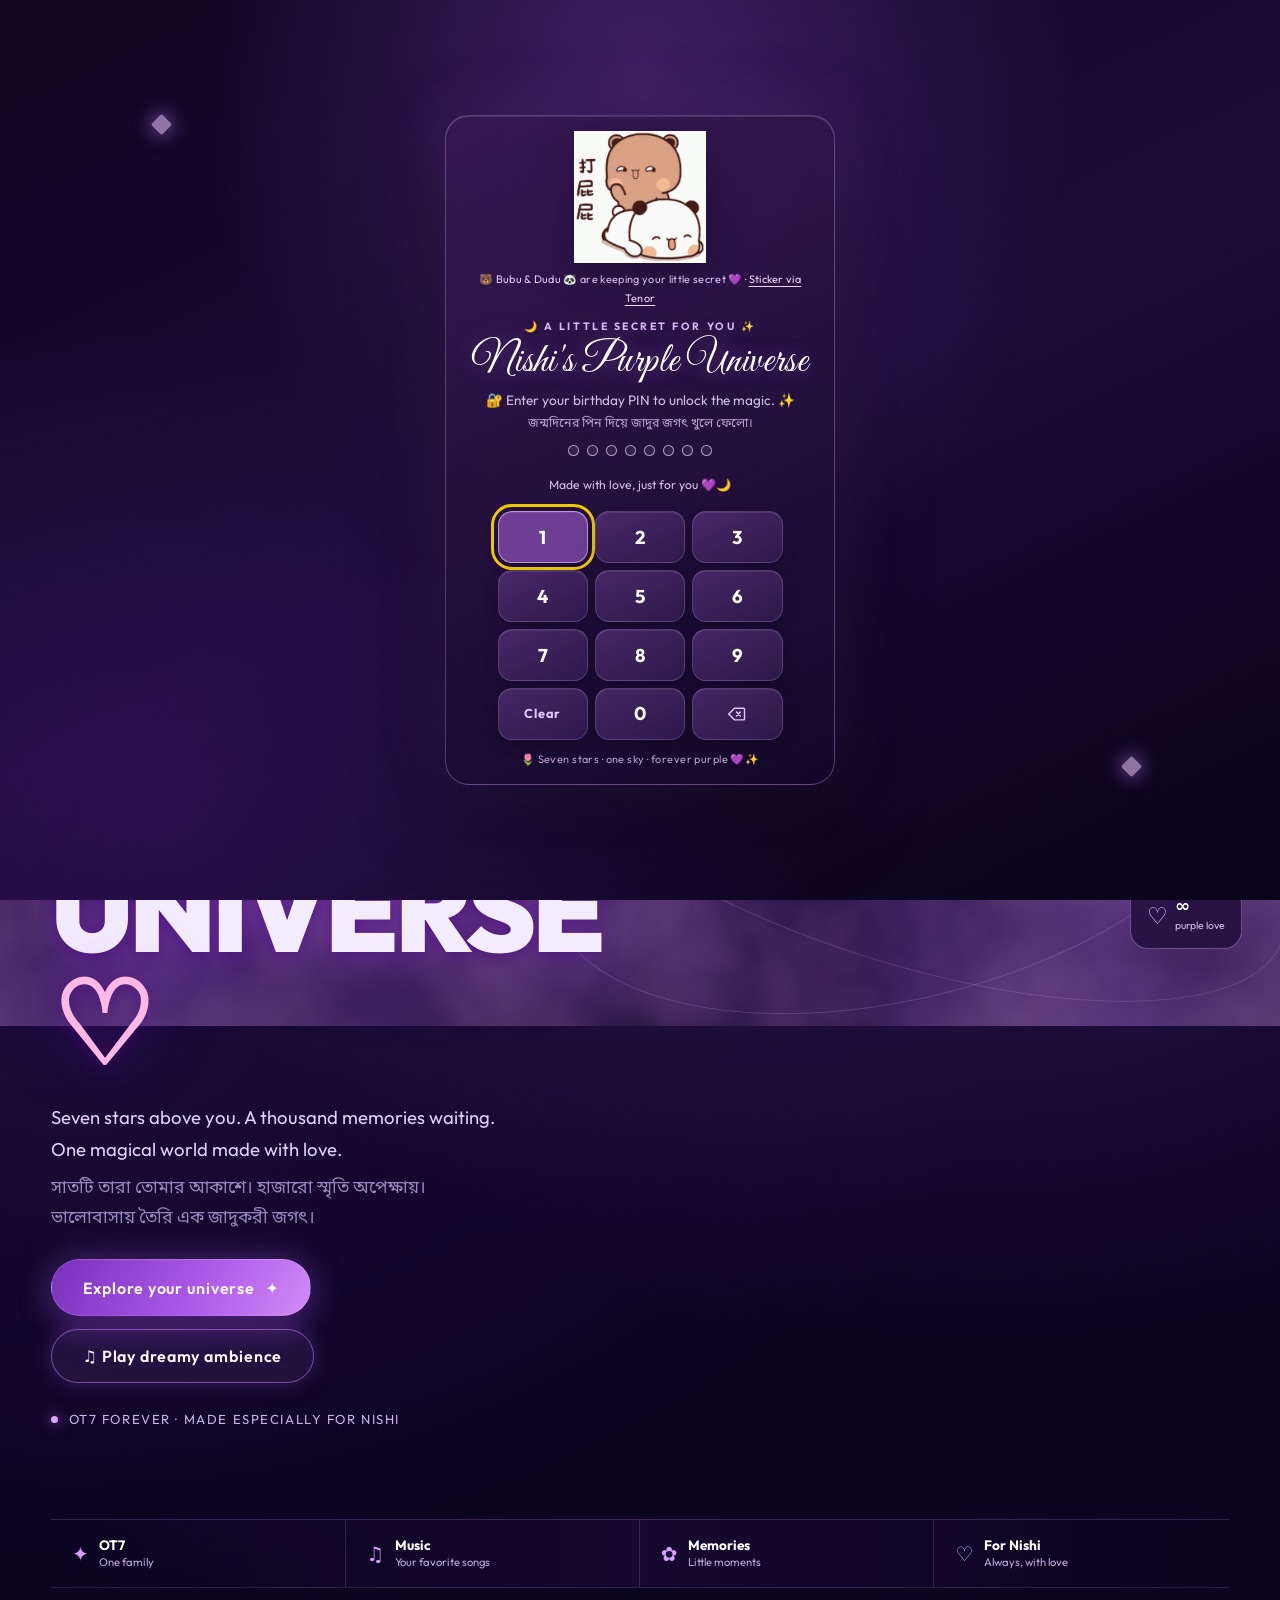
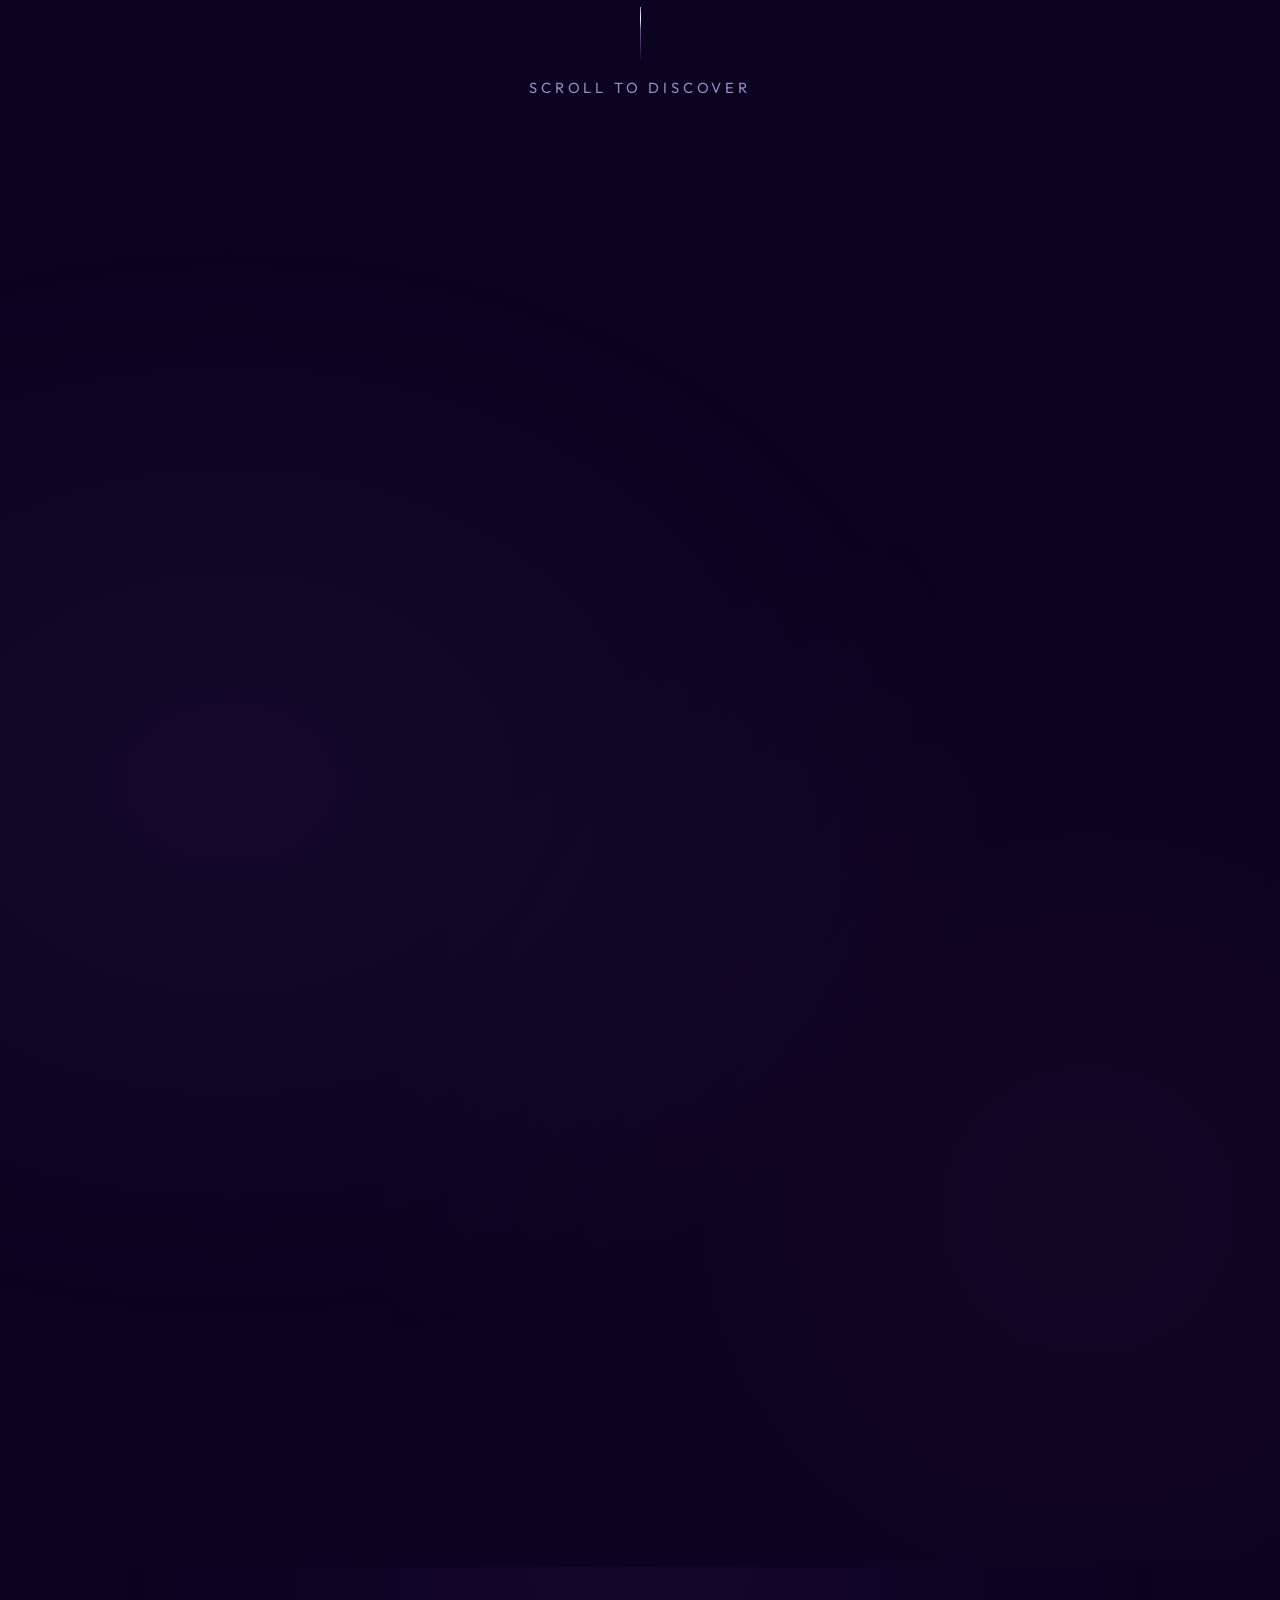
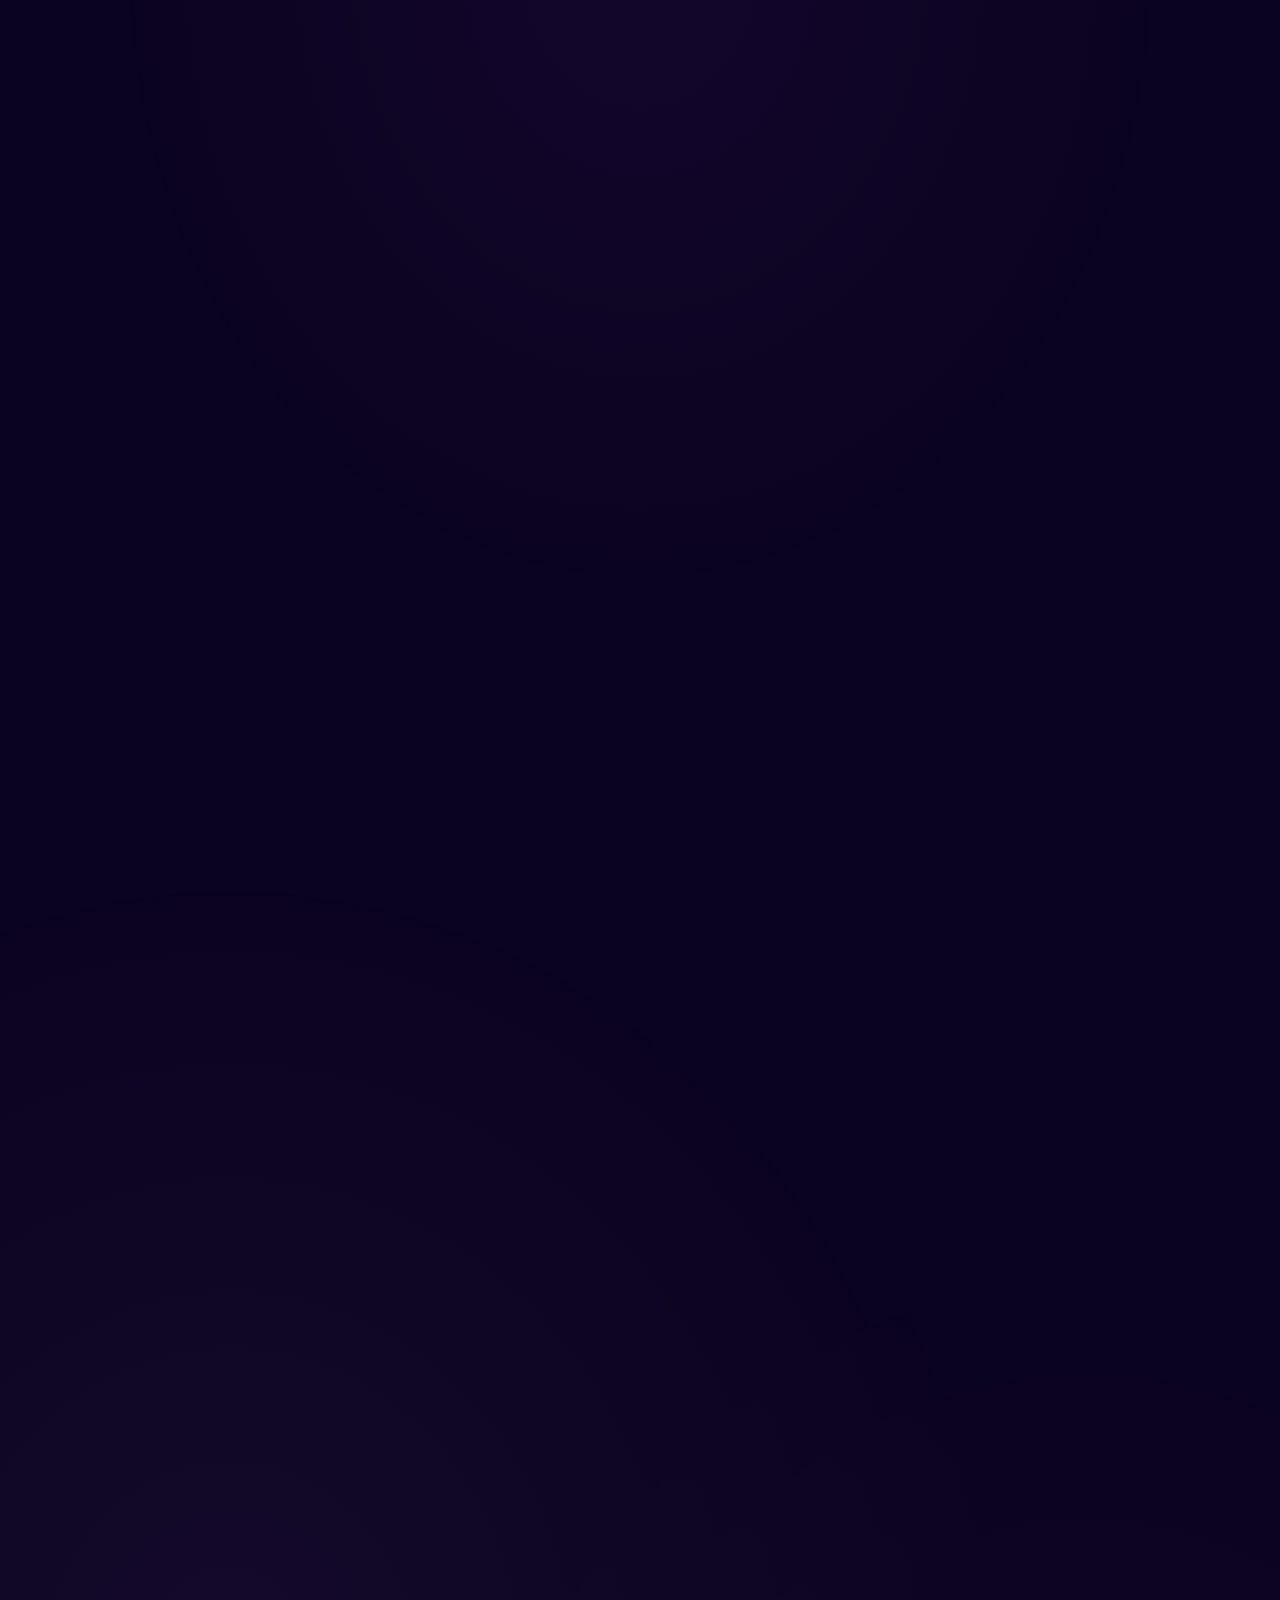
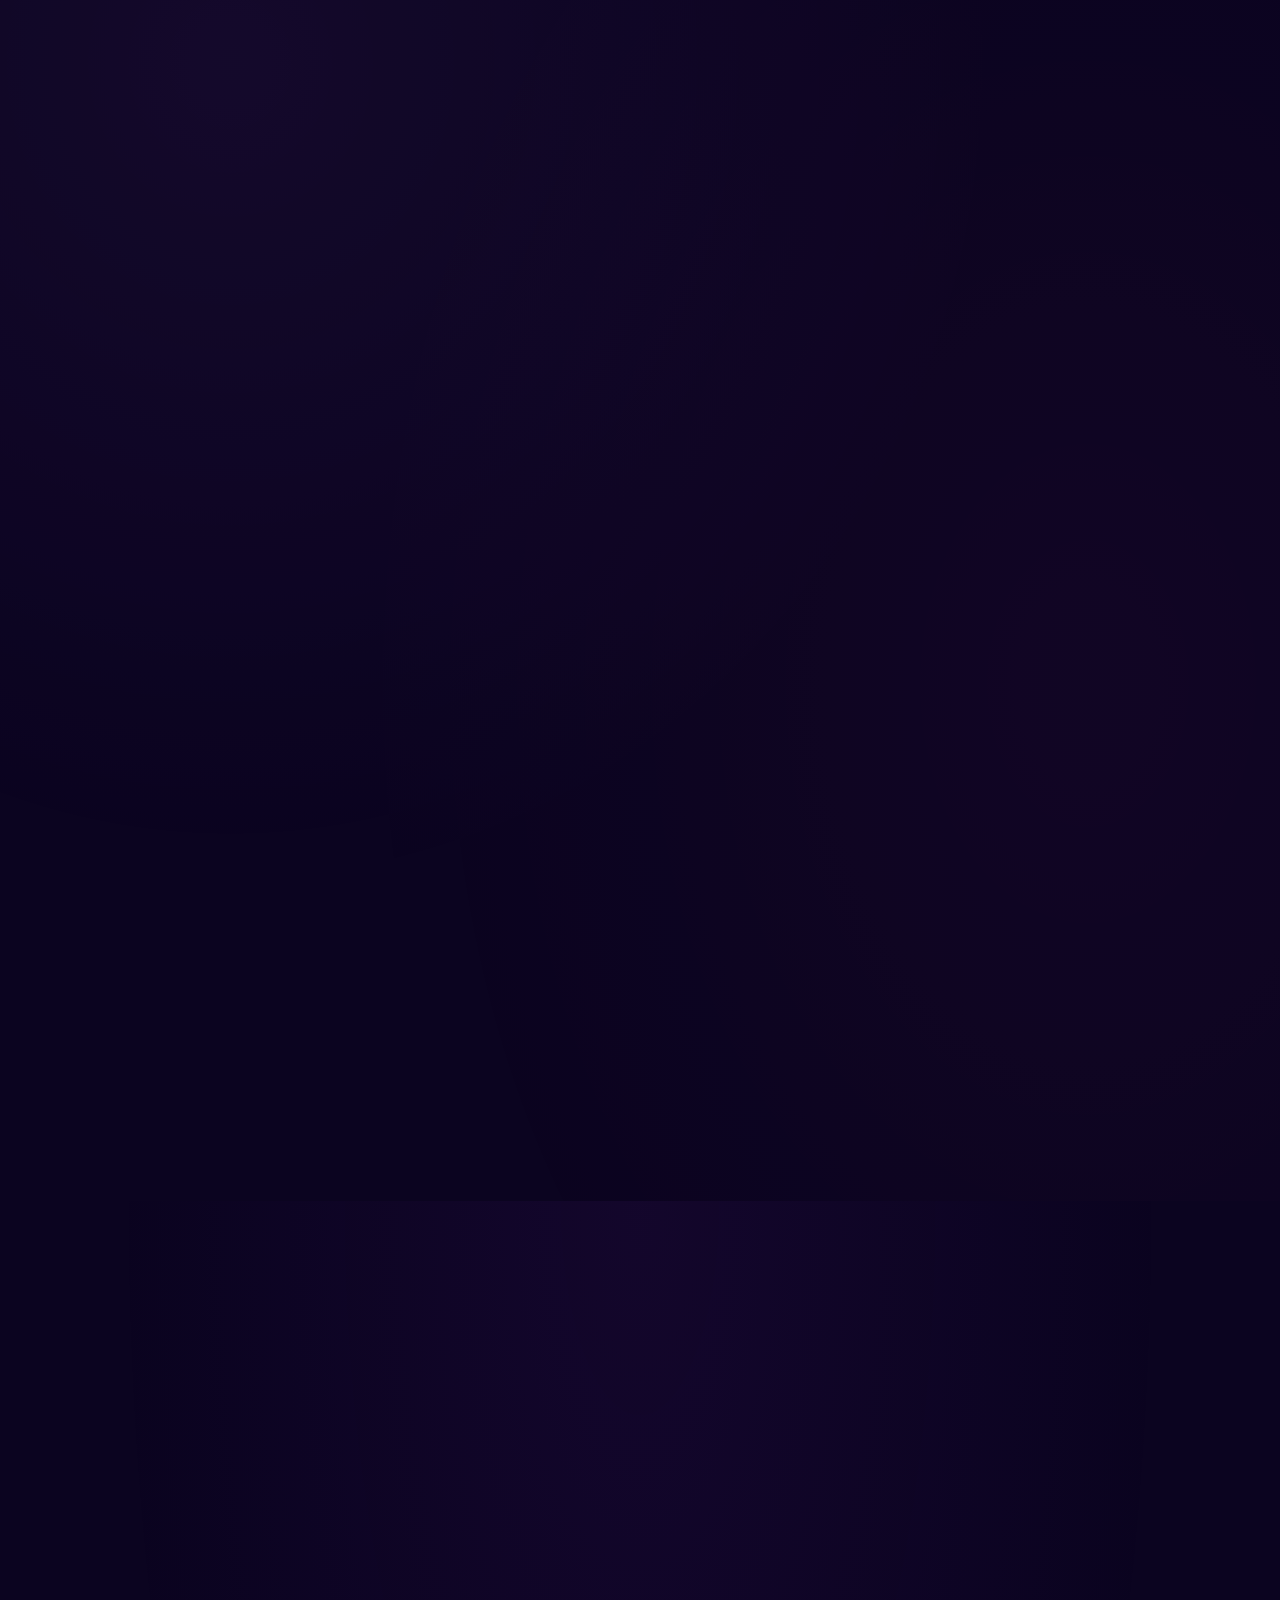
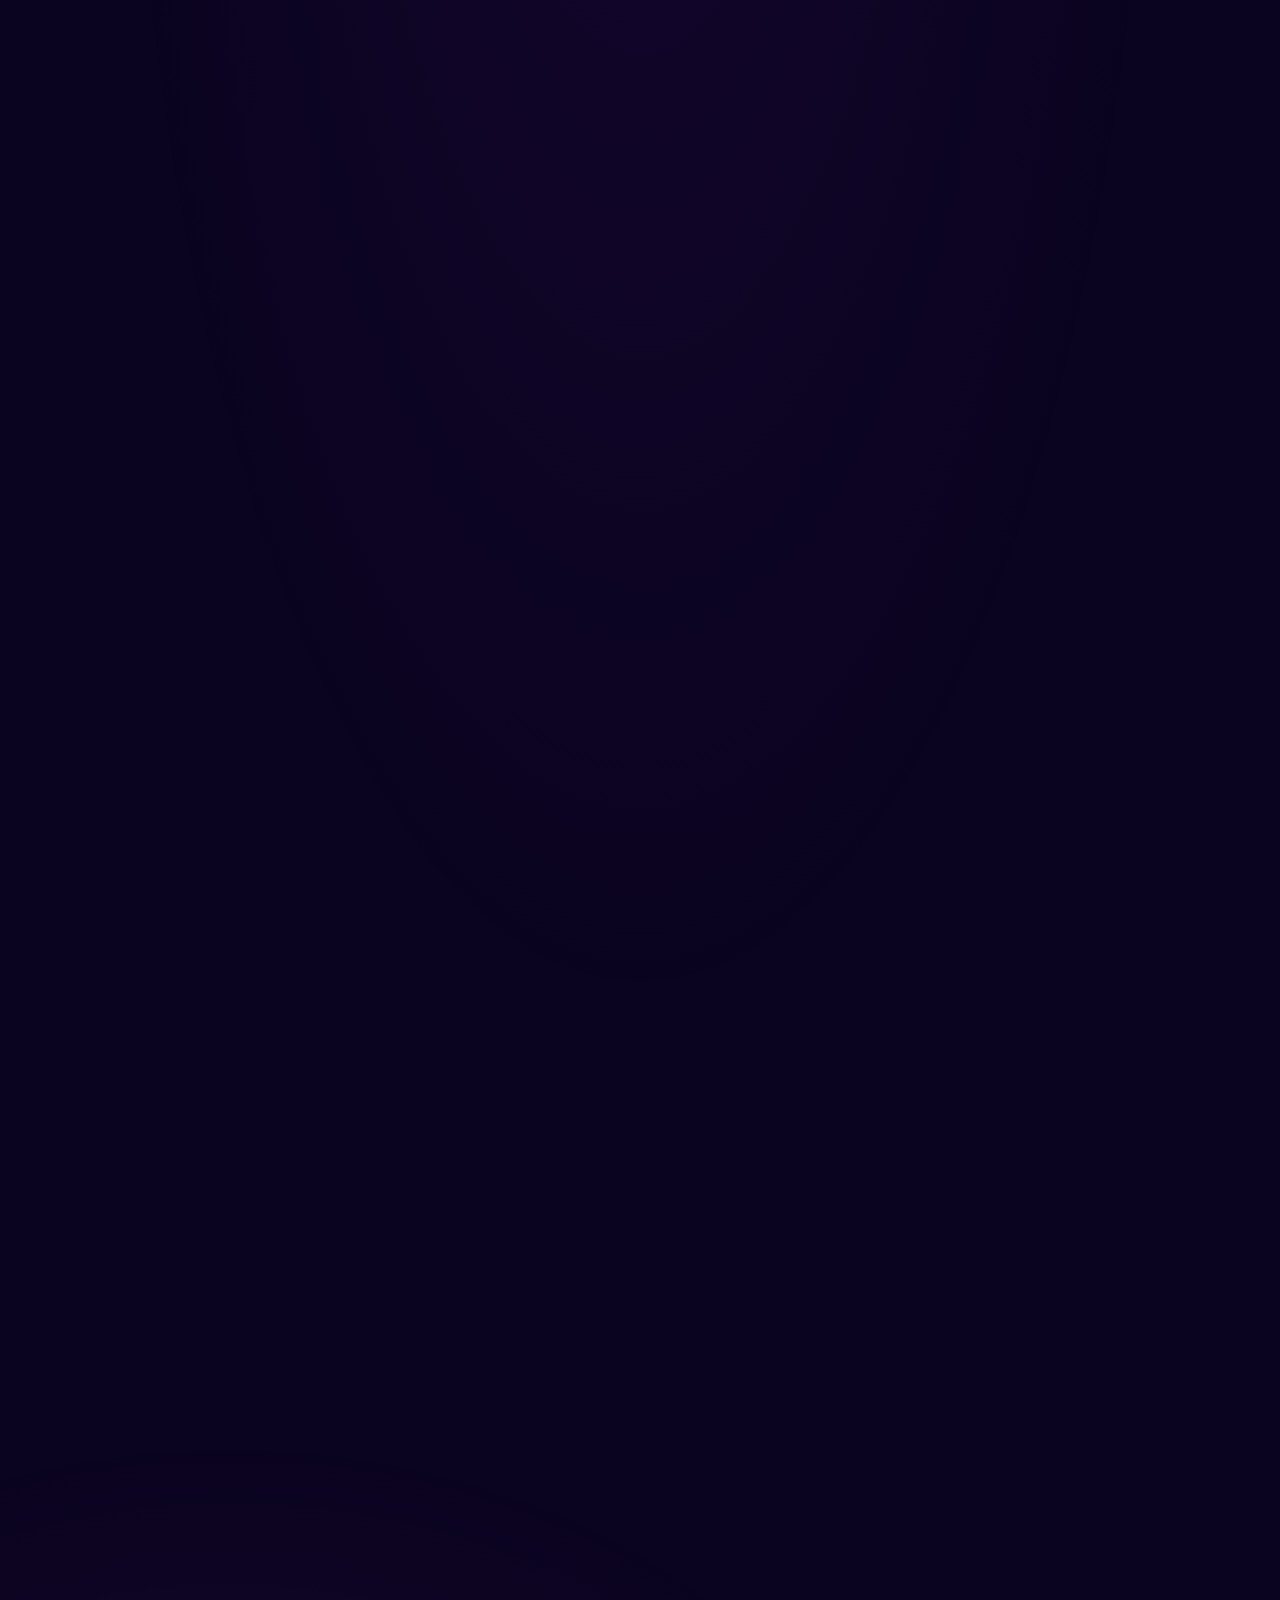
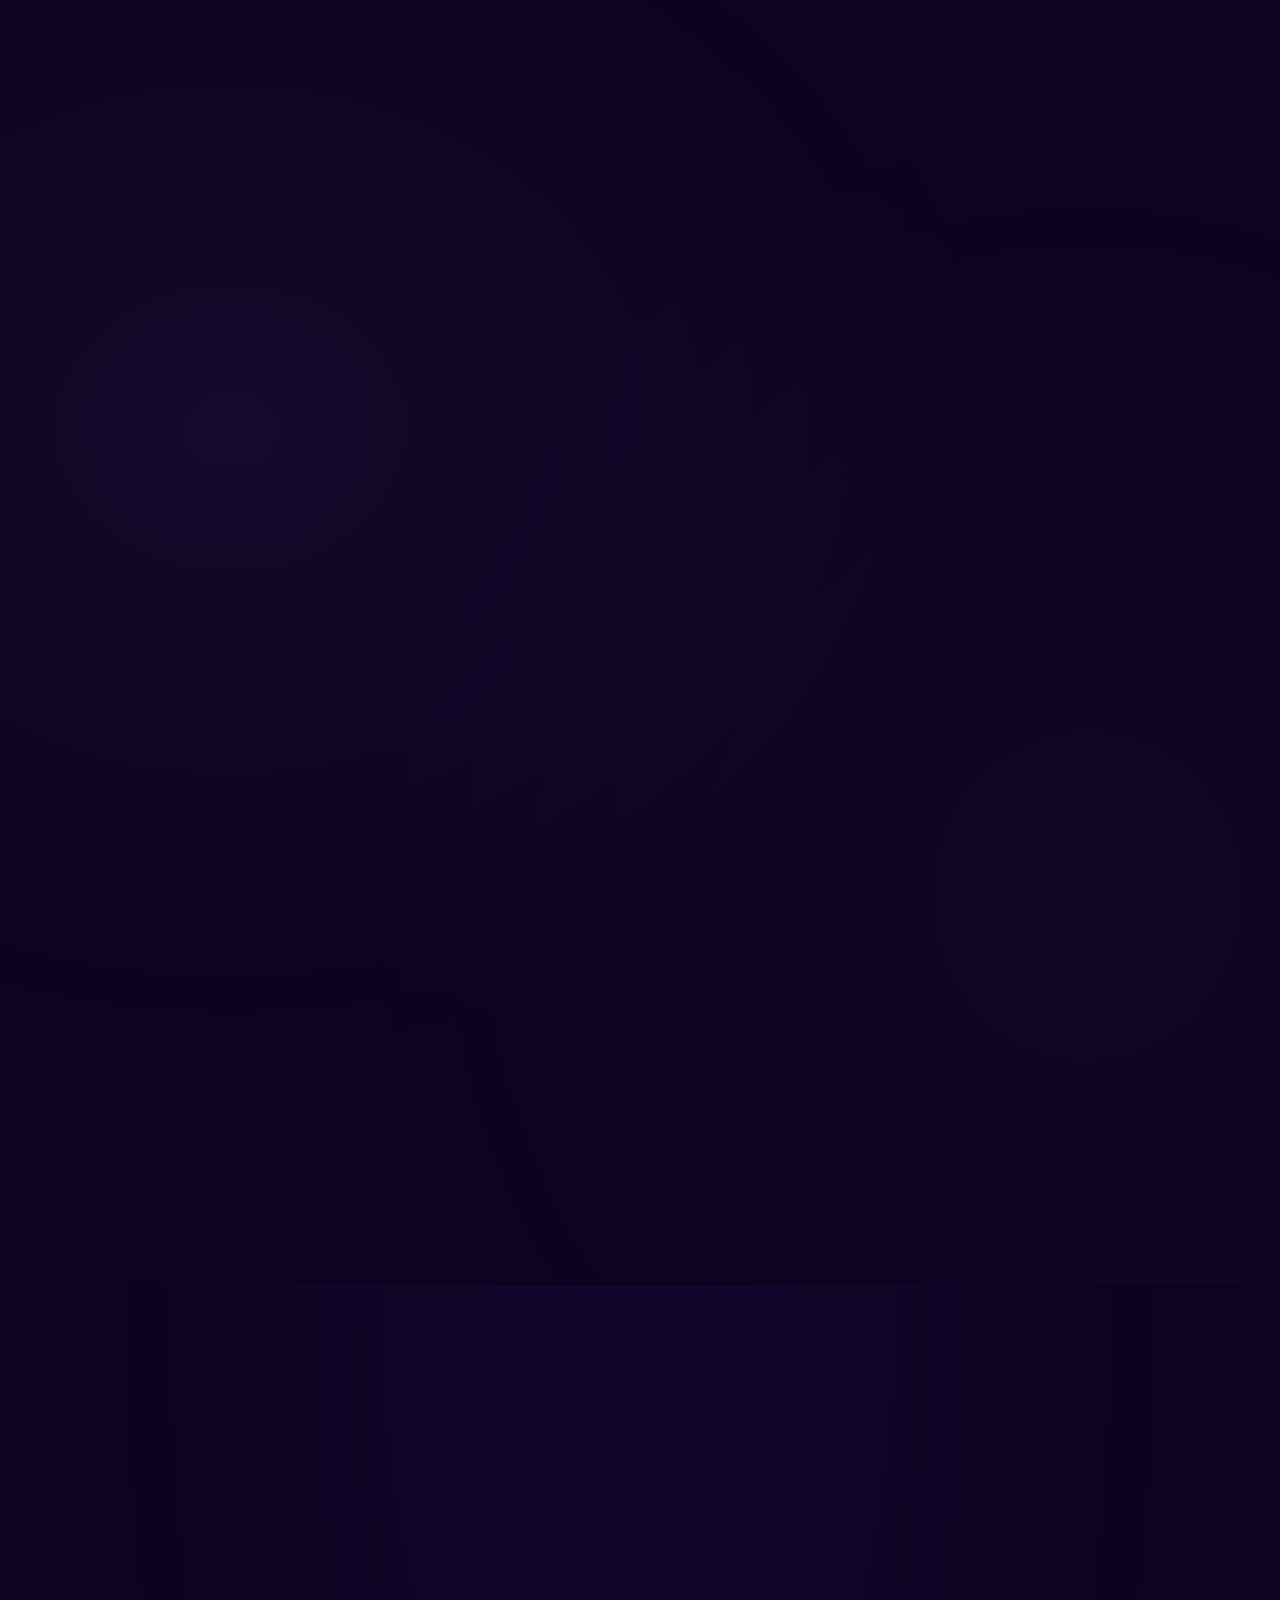
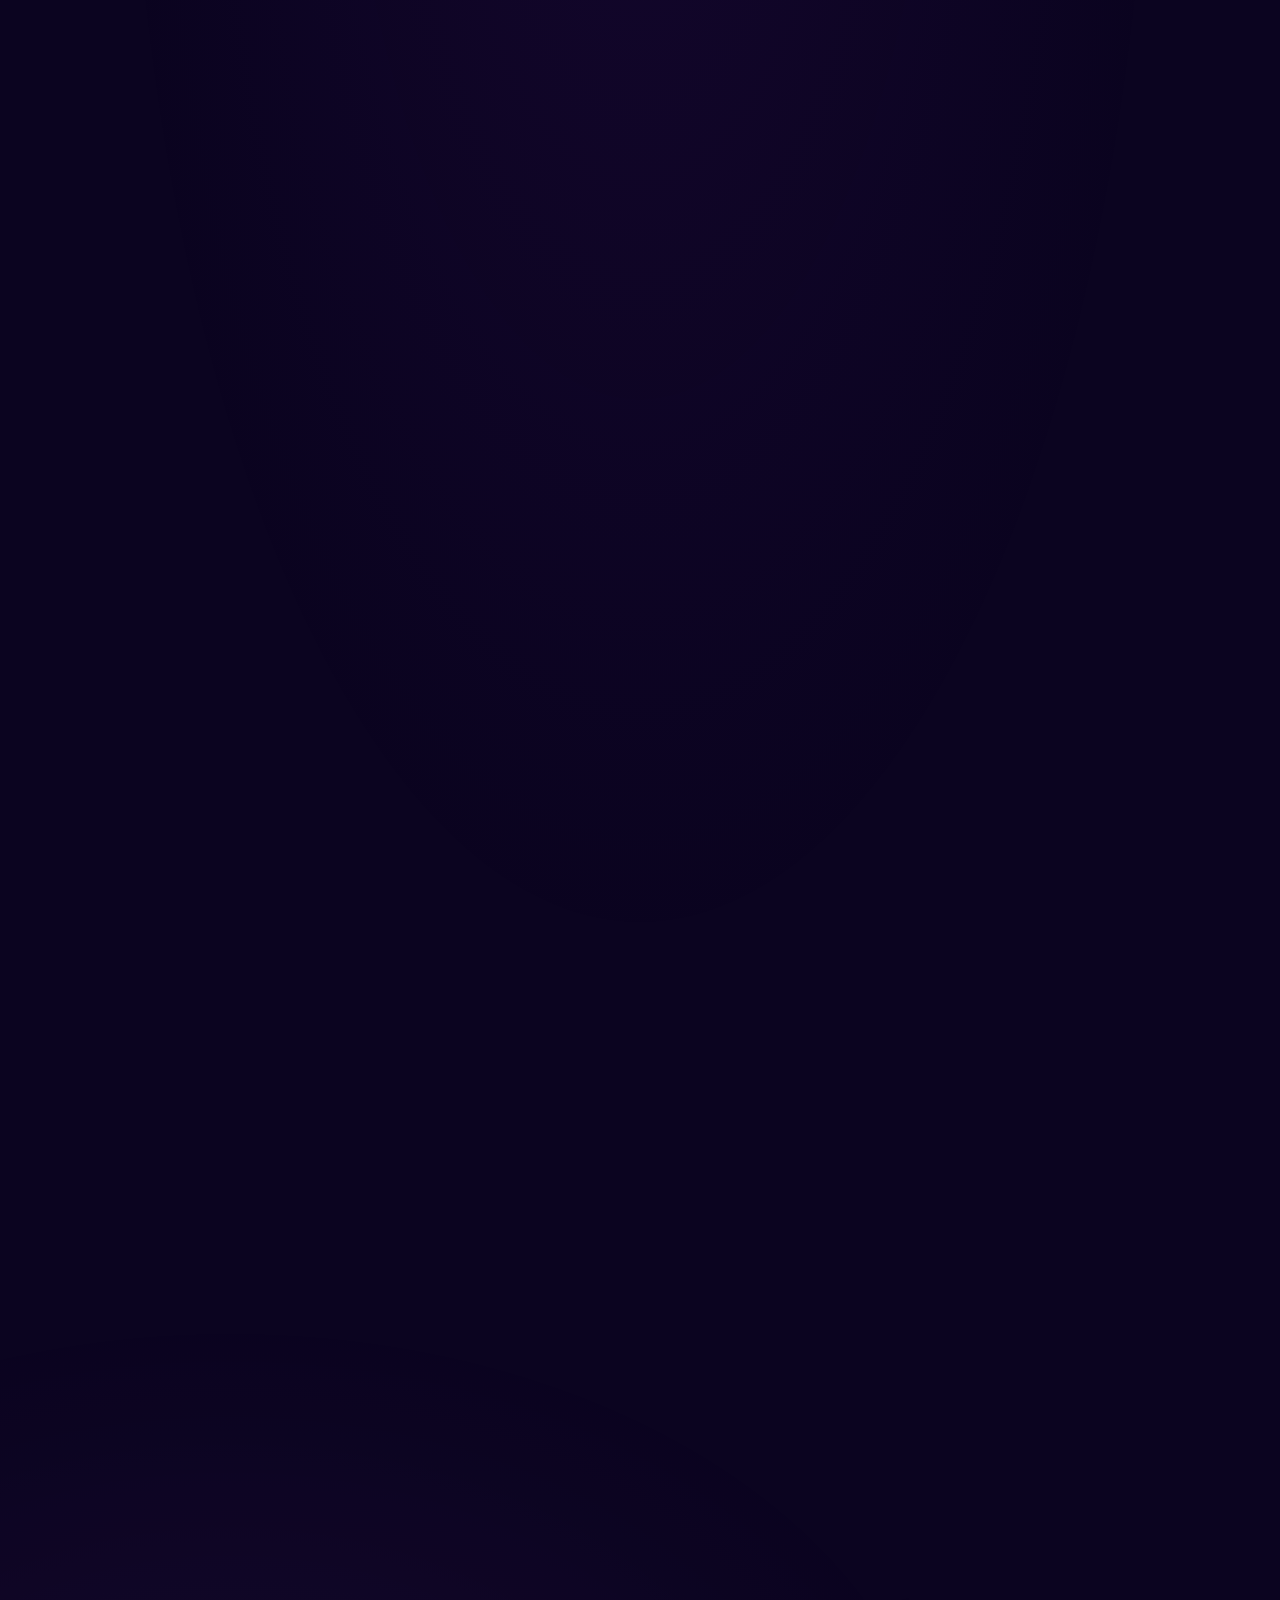
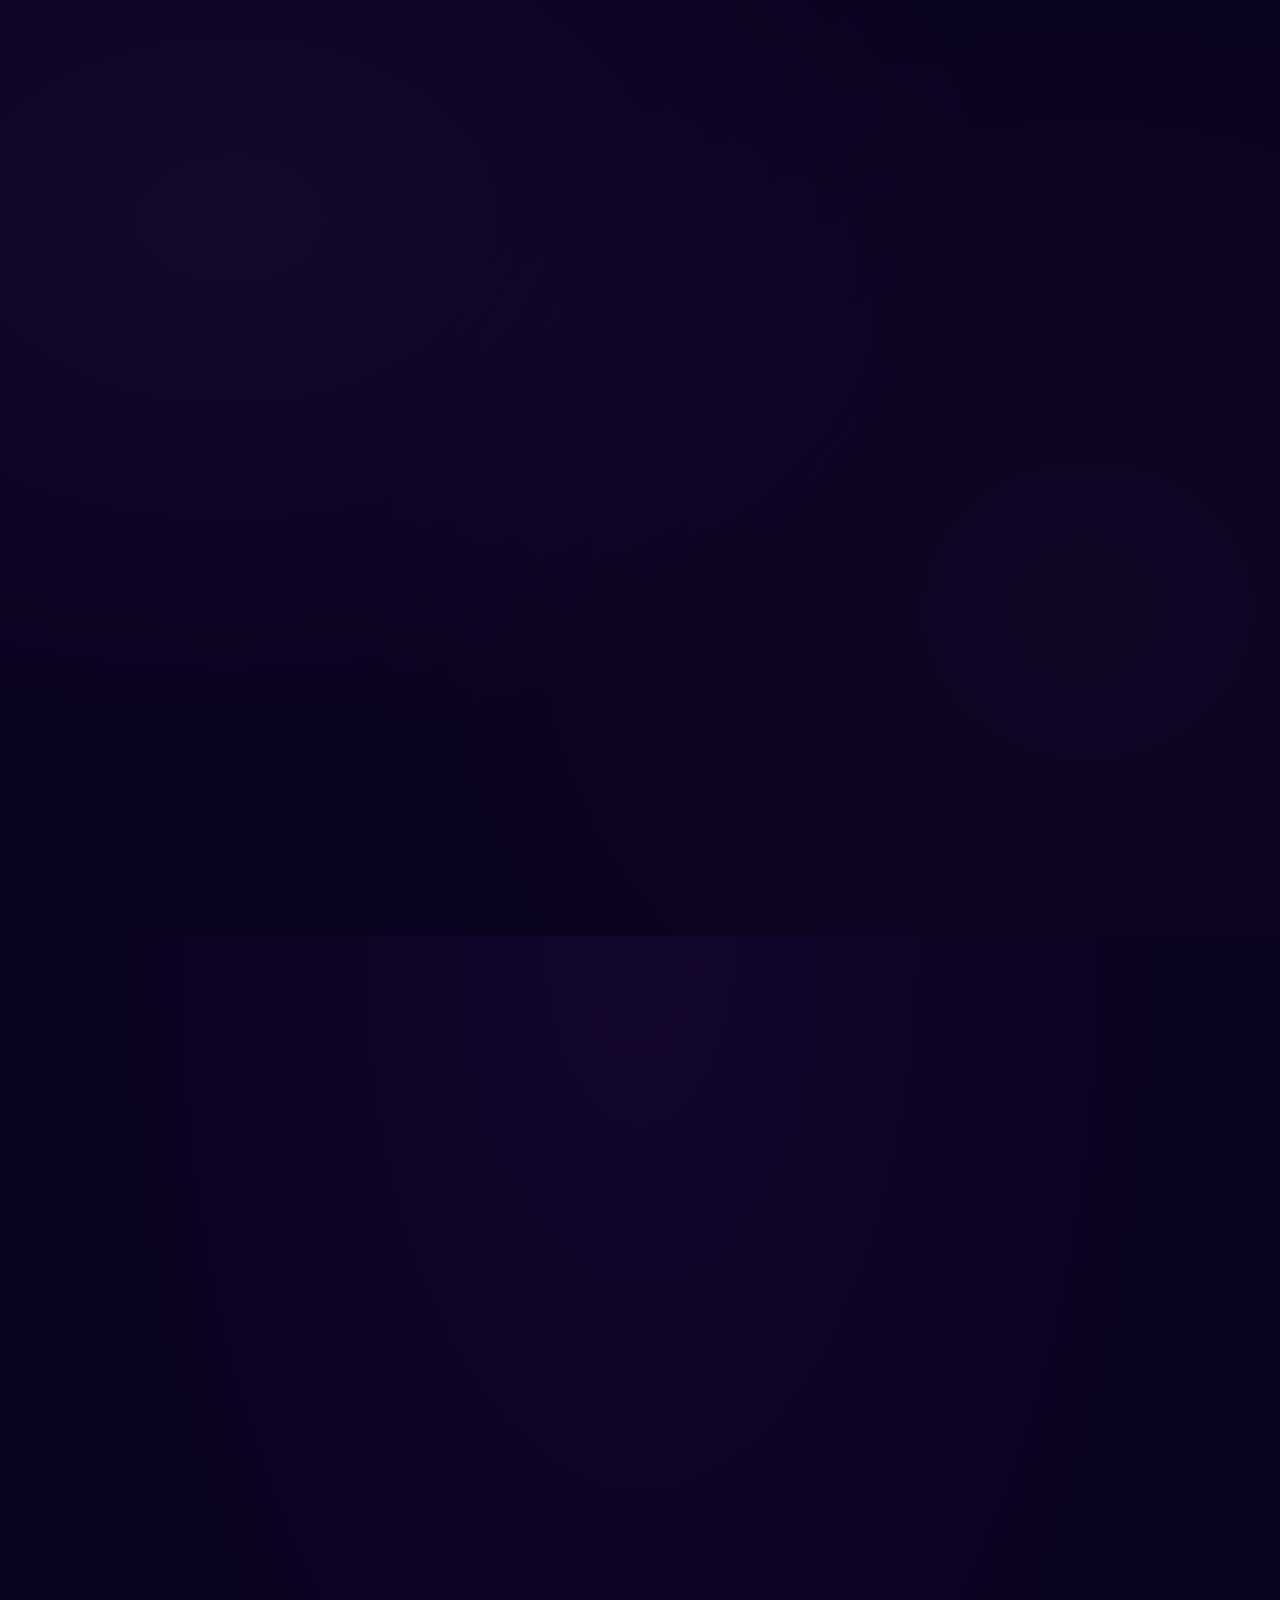
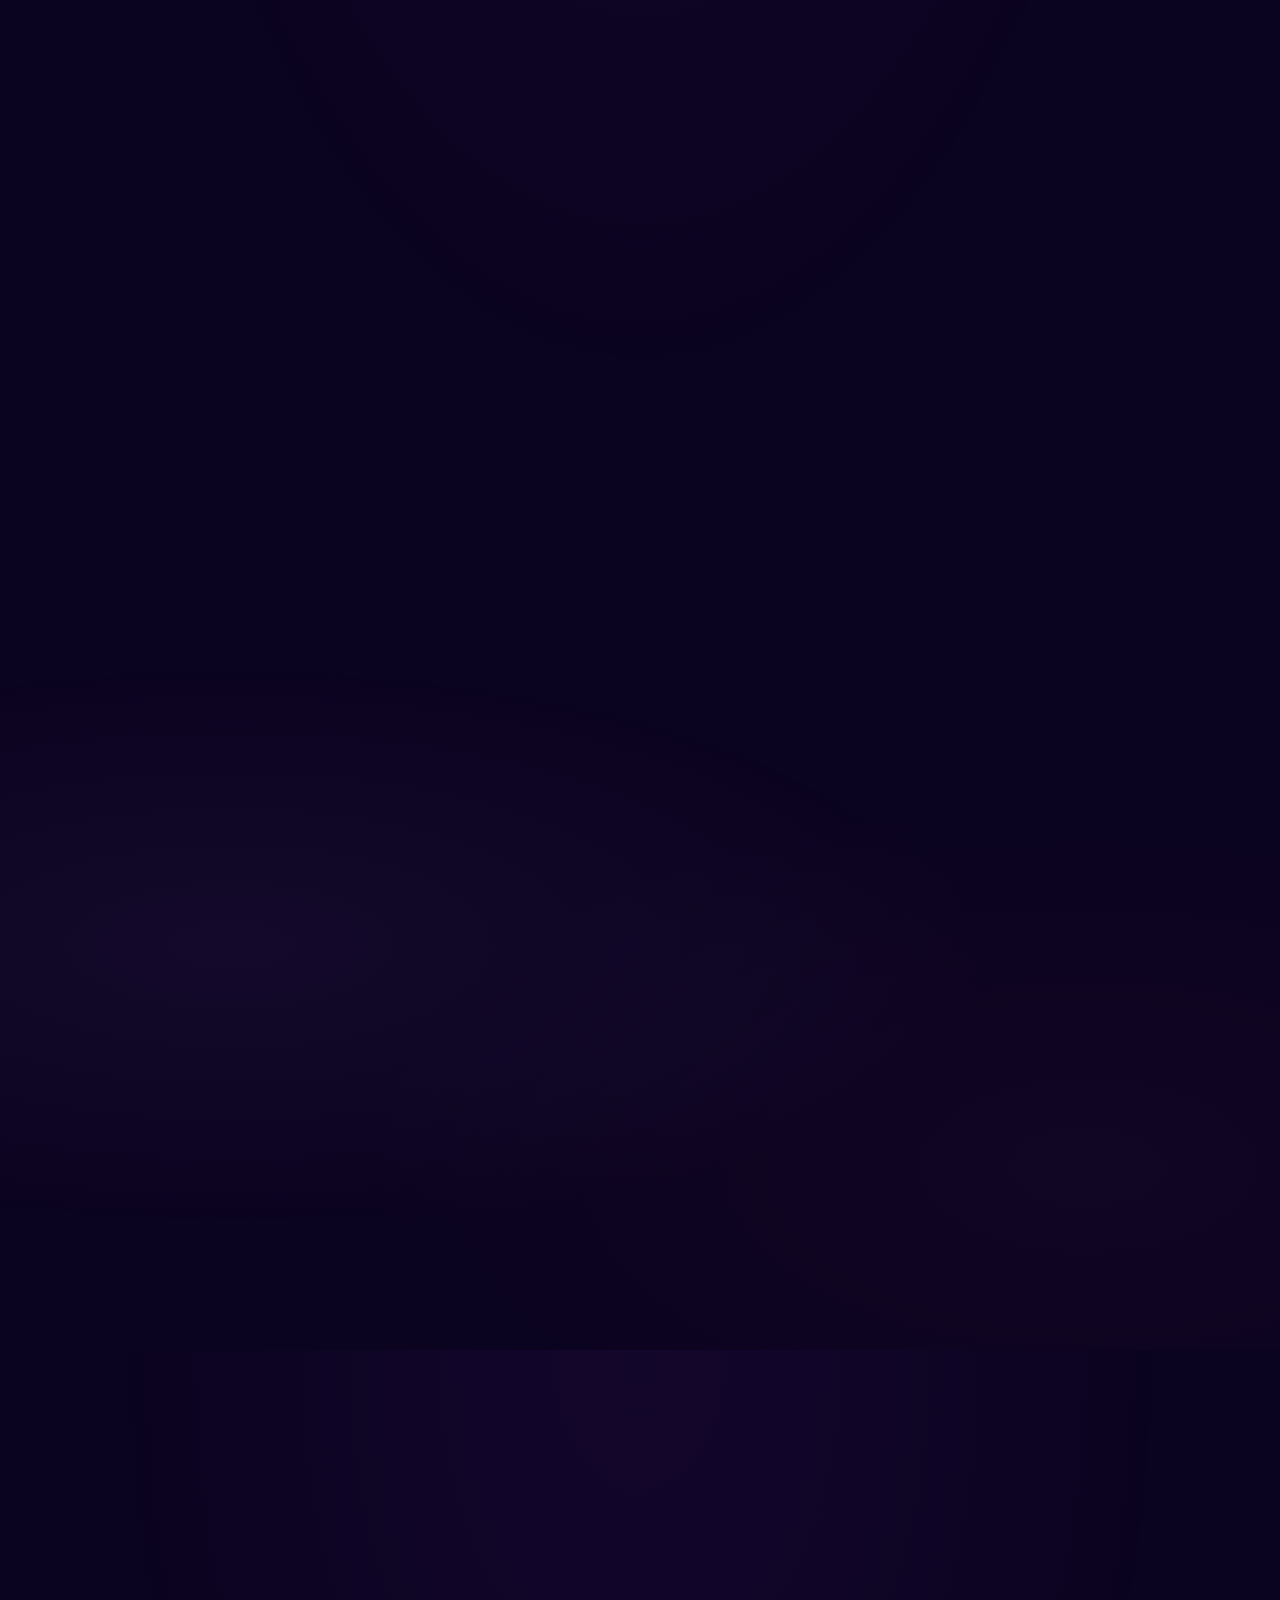
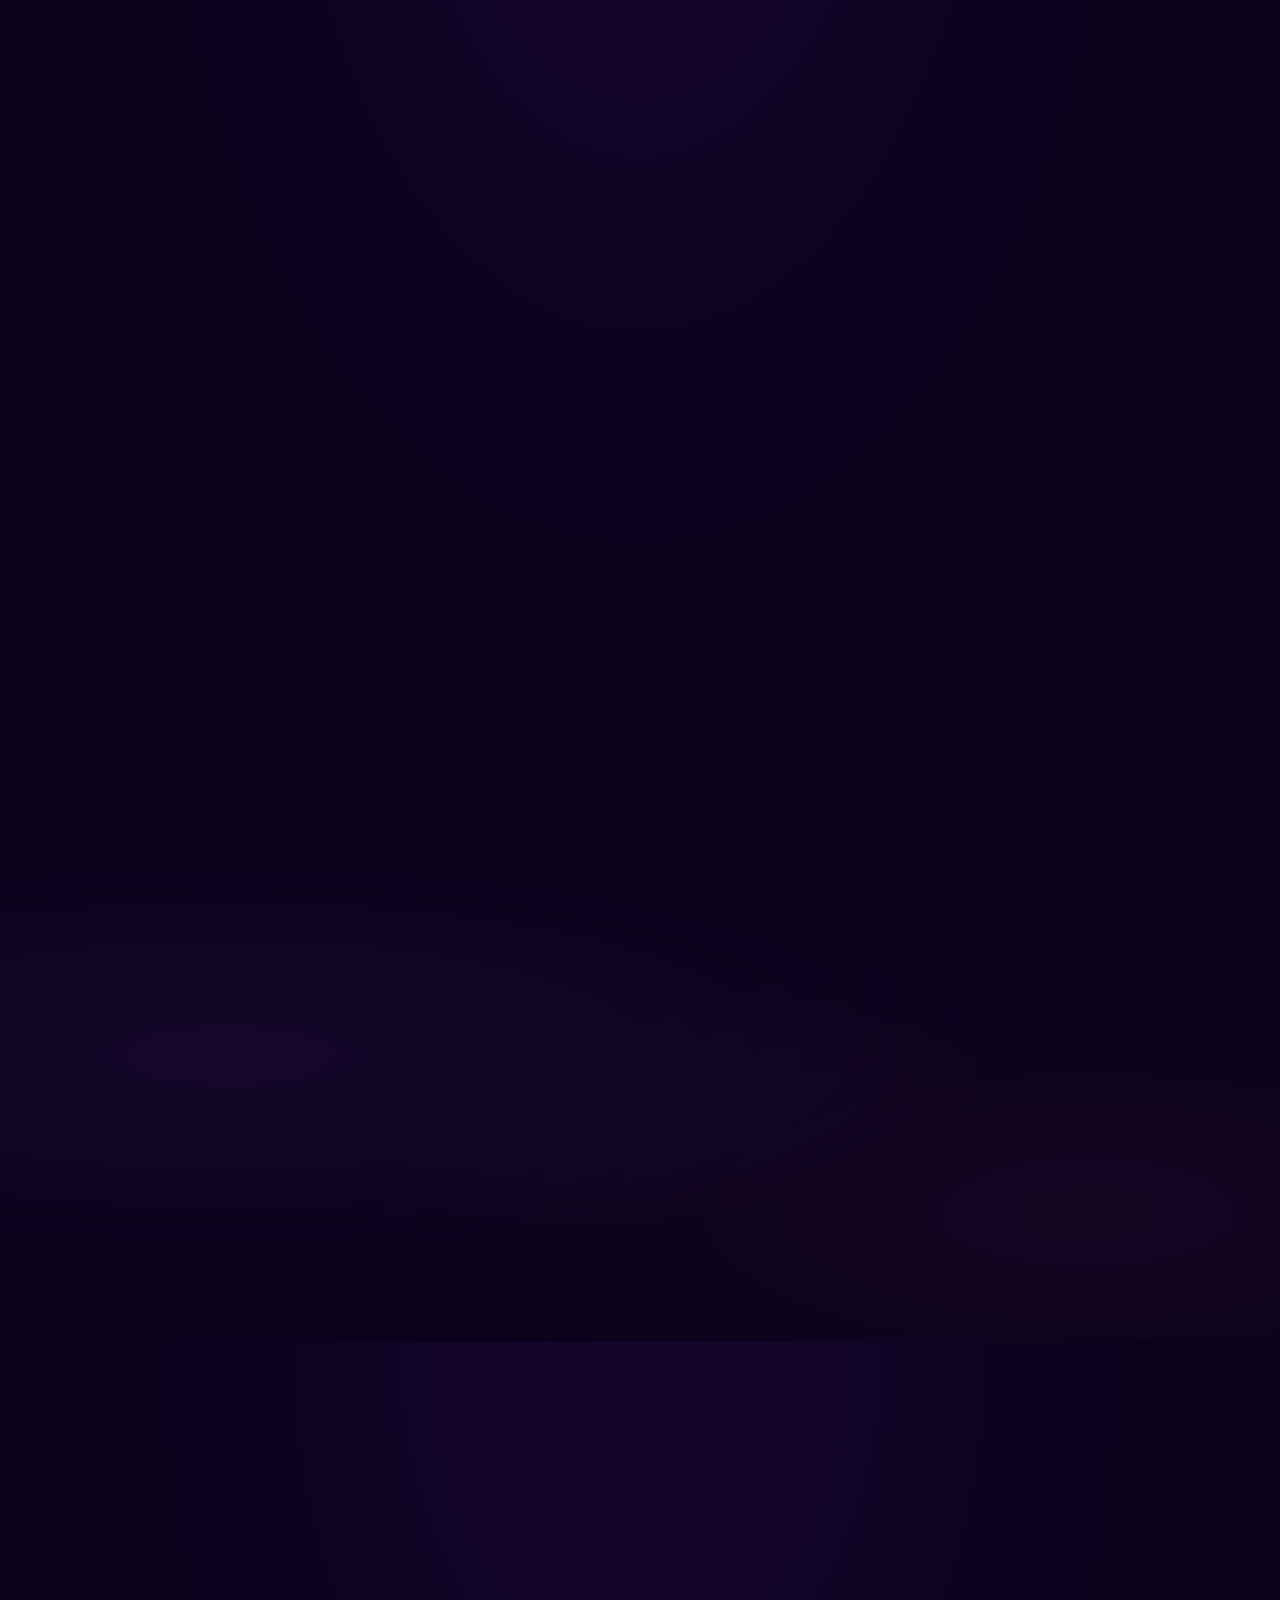
<file: index.html>
<!doctype html>
<html lang="en">
<head>
<meta charset="utf-8">
<meta name="viewport" content="width=device-width,initial-scale=1,viewport-fit=cover">
<title>Nishi's Purple Universe 💜</title>
<meta name="description" content="Enter Nishi's Purple Universe — a cinematic fan-made journey for OT7 and ARMY.">
<meta name="theme-color" content="#0B0420">
<meta http-equiv="Content-Security-Policy" content="default-src 'self'; script-src 'self' https://www.youtube.com 'unsafe-inline'; style-src 'self' 'unsafe-inline'; img-src 'self' data: https://i.ytimg.com https://*.ytimg.com https://media.tenor.com https://media1.tenor.com; font-src 'self'; media-src 'self' blob:; connect-src 'self' https://www.youtube.com; frame-src https://www.youtube-nocookie.com https://www.youtube.com; object-src 'none'; base-uri 'self'; form-action 'self'">
<script>document.documentElement.classList.add('js')</script>
<meta name="referrer" content="strict-origin-when-cross-origin">
<link rel="canonical" href="https://alonesmoker007.github.io/Nishi-Purple-Universe/">
<link rel="icon" type="image/svg+xml" href="assets/favicon.svg">
<link rel="apple-touch-icon" href="assets/favicon.svg">
<meta property="og:type" content="website">
<meta property="og:title" content="Nishi's Purple Universe 💜">
<meta property="og:description" content="A dreamy purple cinematic journey for Nishi, celebrating OT7, ARMY, music, memories and friendship.">
<meta property="og:url" content="https://alonesmoker007.github.io/Nishi-Purple-Universe/">
<meta property="og:image" content="https://alonesmoker007.github.io/Nishi-Purple-Universe/assets/og-image.png">
<meta property="og:image:width" content="1200">
<meta property="og:image:height" content="630">
<meta property="og:image:alt" content="Nishi's Purple Universe — a purple fantasy castle under a moonlit sky with seven glowing stars">
<meta name="twitter:card" content="summary_large_image">
<meta name="twitter:title" content="Nishi's Purple Universe 💜">
<meta name="twitter:description" content="A dreamy purple cinematic journey for Nishi and OT7 ARMY.">
<meta name="twitter:image" content="https://alonesmoker007.github.io/Nishi-Purple-Universe/assets/og-image.png">
<link rel="preload" href="fonts/outfit-var.woff2" as="font" type="font/woff2" crossorigin>
<link rel="preload" href="fonts/great-vibes-400.woff2" as="font" type="font/woff2" crossorigin>
<script type="application/ld+json">
{"@context":"https://schema.org","@type":"WebSite","name":"Nishi's Purple Universe","url":"https://alonesmoker007.github.io/Nishi-Purple-Universe/","description":"A cinematic fan-made tribute celebrating BTS OT7, ARMY, music, memories and friendship.","inLanguage":"en"}
</script>
<link rel="stylesheet" href="css/secret-world.css">
<style>
/* ============================================================
   NISHI'S PURPLE UNIVERSE — cinematic design system
   Palette tokens (from reference art direction)
   ============================================================ */
@font-face{font-family:'Outfit';src:url('fonts/outfit-var.woff2') format('woff2');font-weight:100 900;font-style:normal;font-display:swap}
@font-face{font-family:'Great Vibes';src:url('fonts/great-vibes-400.woff2') format('woff2');font-weight:400;font-style:normal;font-display:swap}
/* Bengali text must never fall back to a tofu box: ship the script font locally */
@font-face{font-family:'Noto Sans Bengali';src:url('fonts/noto-sans-bengali.woff2') format('woff2');font-weight:400 700;font-style:normal;font-display:swap;unicode-range:U+0951-0952,U+0964-0965,U+0980-09FE,U+200C-200D,U+20B9,U+25CC}

:root{
  --ink-abyss:#0B0420;
  --ink-deep:#1A0B3B;
  --purple-core:#7B2CBF;
  --purple-glow:#C77DFF;
  --gold:#FFD700;
  --gold-warm:#F0E130;
  --pink:#FF69B4;
  --pink-warm:#E87A5D;
  --violet-deep:#4B0082;
  --mist:#2D1B3D;
  --paper:#FFFFFF;

  --text:#F3ECFF;
  --text-dim:#C4B2E4;
  --text-faint:#9A87C2;

  --glass:rgba(26,11,59,.55);
  --glass-strong:rgba(20,7,48,.78);
  --stroke:rgba(199,125,255,.22);
  --stroke-hot:rgba(199,125,255,.55);

  --glow-sm:0 0 12px rgba(199,125,255,.45);
  --glow-md:0 0 28px rgba(199,125,255,.5), 0 0 60px rgba(123,44,191,.28);
  --glow-lg:0 0 40px rgba(199,125,255,.55), 0 0 110px rgba(123,44,191,.35);

  --r-sm:12px; --r-md:20px; --r-lg:30px; --r-pill:999px;
  --shell:min(1180px, 92vw);
  --ease:cubic-bezier(.22,.8,.28,1);
  --ease-out:cubic-bezier(.16,1,.3,1);
}

*,*::before,*::after{box-sizing:border-box}
html{scroll-behavior:smooth; -webkit-text-size-adjust:100%}
@media (prefers-reduced-motion: reduce){html{scroll-behavior:auto}}

body{
  margin:0;
  background:var(--ink-abyss);
  color:var(--text);
  font-family:'Outfit','Noto Sans Bengali',system-ui,-apple-system,'Segoe UI','Noto Sans Symbols 2','Noto Sans Symbols','Apple Symbols','Segoe UI Symbol','Noto Color Emoji',sans-serif;
  font-size:17px;
  line-height:1.75;
  overflow-x:hidden;
  -webkit-font-smoothing:antialiased;
  text-rendering:optimizeLegibility;
}

/* ---------- background layers ---------- */
#scene-canvas{position:fixed; inset:0; width:100%; height:100%; z-index:0; display:block; opacity:0; transition:opacity 1.2s var(--ease)}
#scene-canvas.is-live{opacity:1}
.bg-fallback{
  position:fixed; inset:0; z-index:-1;
  background:
    radial-gradient(1100px 700px at 78% 12%, rgba(123,44,191,.42), transparent 62%),
    radial-gradient(900px 620px at 18% 78%, rgba(75,0,130,.42), transparent 66%),
    radial-gradient(700px 520px at 50% 40%, rgba(199,125,255,.18), transparent 70%),
    linear-gradient(180deg,#0B0420 0%,#1A0B3B 45%,#2A1152 72%,#150832 100%);
}
.bg-stars{
  position:fixed; inset:0; z-index:-1; pointer-events:none; opacity:.85;
  background-image:
    radial-gradient(1.4px 1.4px at 12% 22%, #fff, transparent),
    radial-gradient(1.2px 1.2px at 28% 68%, #E9D5FF, transparent),
    radial-gradient(1.6px 1.6px at 44% 14%, #fff, transparent),
    radial-gradient(1.1px 1.1px at 61% 82%, #C77DFF, transparent),
    radial-gradient(1.5px 1.5px at 73% 33%, #fff, transparent),
    radial-gradient(1.2px 1.2px at 86% 61%, #FFD9F0, transparent),
    radial-gradient(1.3px 1.3px at 8% 84%, #fff, transparent),
    radial-gradient(1.7px 1.7px at 94% 8%, #FFE9A8, transparent);
  background-repeat:no-repeat;
  animation:twinkle 7s ease-in-out infinite alternate;
}
@keyframes twinkle{from{opacity:.55}to{opacity:1}}

/* grain + vignette (cinematic) */
.grain{
  position:fixed; inset:0; z-index:70; pointer-events:none; opacity:.16; mix-blend-mode:overlay;
  background-image:url("data:image/svg+xml;utf8,<svg xmlns='http://www.w3.org/2000/svg' width='140' height='140'><filter id='n'><feTurbulence type='fractalNoise' baseFrequency='.85' numOctaves='3' stitchTiles='stitch'/></filter><rect width='140' height='140' filter='url(%23n)' opacity='.55'/></svg>");
}
.vignette{
  position:fixed; inset:0; z-index:69; pointer-events:none;
  background:radial-gradient(120% 90% at 50% 45%, transparent 42%, rgba(6,2,18,.62) 100%);
}
/* cinematic letterbox */
.letterbox{position:fixed; left:0; right:0; height:0; background:#05010F; z-index:96; pointer-events:none; transition:height .9s var(--ease-out)}
.letterbox.top{top:0} .letterbox.bottom{bottom:0}
body.cinematic .letterbox{height:7vh}

/* ---------- shell ---------- */
.shell{width:var(--shell); margin-inline:auto}
main{position:relative; z-index:2}

/* ---------- typography ---------- */
h1,h2,h3,h4{margin:0 0 .5em; line-height:1.15; font-weight:800; letter-spacing:.01em}
.display{
  font-family:'Outfit',sans-serif; font-weight:900; text-transform:uppercase;
  letter-spacing:.06em; line-height:1.05;
}
.script{
  font-family:'Great Vibes','Segoe Script',cursive; font-weight:400;
  letter-spacing:.012em; line-height:1.32; text-transform:none;
  background:linear-gradient(180deg,#FFFFFF 0%,#F3E4FF 34%,#DDB8FF 62%,#B76BF0 100%);
  -webkit-background-clip:text; background-clip:text; color:transparent;
  /* two-stage drop-shadow = soft falloff instead of one hard halo */
  filter:drop-shadow(0 2px 10px rgba(88,22,160,.55))
         drop-shadow(0 0 34px rgba(183,107,240,.34))
         drop-shadow(0 0 90px rgba(123,44,191,.22));
}
.eyebrow{
  display:inline-flex; align-items:center; gap:.6em;
  font-size:.92rem; font-weight:700; text-transform:uppercase; letter-spacing:.28em;
  color:var(--purple-glow); margin:0 0 1.1em;
}
.eyebrow::before{content:""; width:34px; height:1px; background:linear-gradient(90deg,transparent,var(--purple-glow))}
.lead{font-size:1.16rem; color:var(--text-dim); max-width:62ch}
.dim{color:var(--text-faint)}
.gold{color:var(--gold)} .pink{color:var(--pink)} .glow-text{color:var(--purple-glow)}
.glow-title{
  text-shadow:
    0 2px 16px rgba(75,0,130,.6),
    0 0 44px rgba(183,107,240,.32),
    0 0 110px rgba(123,44,191,.24);
}

/* Bangla secondary line */
.bn{display:block; font-family:'Outfit','Noto Sans Bengali',system-ui,sans-serif; font-size:max(.95em, 14px); color:var(--text-faint); font-weight:400; letter-spacing:0; margin-top:.35em; line-height:1.7}

/* ---------- glass panels ---------- */
.panel{
  position:relative;
  background:var(--glass);
  border:1px solid var(--stroke);
  border-radius:var(--r-lg);
  backdrop-filter:blur(22px) saturate(150%);
  -webkit-backdrop-filter:blur(22px) saturate(150%);
  padding:clamp(1.6rem,3.6vw,3.1rem);
  box-shadow:0 26px 70px rgba(4,1,16,.55), inset 0 1px 0 rgba(255,255,255,.09);
  overflow:hidden;
}
.panel::before{
  content:""; position:absolute; inset:0; pointer-events:none; border-radius:inherit;
  background:linear-gradient(140deg, rgba(199,125,255,.16), transparent 38%, transparent 66%, rgba(255,105,180,.1));
  opacity:.85;
}
.panel > *{position:relative}

/* ---------- buttons ---------- */
.btn{
  --btn-glow:rgba(166,90,232,.32);
  display:inline-flex; align-items:center; justify-content:center; gap:.65em;
  min-height:54px; padding:.85em 1.9em;
  font-family:inherit; font-size:1rem; font-weight:600; letter-spacing:.055em;
  text-decoration:none; cursor:pointer; border-radius:var(--r-pill);
  color:#FFF6FF; border:1px solid rgba(255,255,255,.14);
  background:linear-gradient(152deg,#5E1B9E 0%,#7F2CC4 38%,#A75BE8 72%,#C487F2 100%);
  /* physically plausible: top rim light, bottom inner shade, soft outer bloom */
  box-shadow:
    inset 0 1px 0 rgba(255,255,255,.3),
    inset 0 -12px 26px rgba(48,8,92,.42),
    0 12px 28px rgba(52,10,98,.38),
    0 0 56px var(--btn-glow);
  transition:transform .32s var(--ease), box-shadow .32s var(--ease), filter .32s var(--ease);
  -webkit-tap-highlight-color:transparent;
}
.btn:hover{
  transform:translateY(-3px);
  box-shadow:
    inset 0 1px 0 rgba(255,255,255,.4),
    inset 0 -12px 26px rgba(48,8,92,.34),
    0 22px 46px rgba(52,10,98,.46),
    0 0 92px rgba(183,107,240,.4);
  filter:brightness(1.07) saturate(1.06);
}
.btn:active{transform:translateY(-1px) scale(.985)}
.btn:focus-visible{outline:3px solid var(--gold); outline-offset:4px}
.btn.ghost{
  background:rgba(199,125,255,.1); border-color:var(--stroke-hot); box-shadow:0 0 22px rgba(199,125,255,.22);
}
.btn.ghost:hover{background:rgba(199,125,255,.2)}
.btn.gold{
  background:linear-gradient(152deg,#8A6410 0%,#D4A017 36%,#F5D567 72%,#FFF0B0 100%);
  --btn-glow:rgba(240,213,103,.3); color:#2E1B00; border-color:rgba(255,255,255,.22);
}
.btn.pink{
  background:linear-gradient(152deg,#9C1B58 0%,#D6408B 38%,#F277B4 74%,#FFB3D8 100%);
  --btn-glow:rgba(242,119,180,.32);
}
.btn.sm{min-height:44px; padding:.6em 1.35em; font-size:.9rem}

/* ---------- nav ---------- */
.skip-link{
  position:fixed; top:-100px; left:16px; z-index:120;
  background:var(--gold); color:#2B1600; padding:.9em 1.4em; border-radius:var(--r-pill);
  font-weight:700; text-decoration:none; transition:top .25s var(--ease);
}
.skip-link:focus{top:16px}

.topbar{
  position:sticky; top:0; z-index:60;
  border-bottom:1px solid rgba(199,125,255,.14);
}
/* Frosted-glass layer lives on a pseudo-element on purpose: a backdrop-filter
   on .topbar itself creates a containing block for position:fixed descendants,
   which pinned the mobile nav sheet to the 70px header instead of the viewport. */
.topbar::before{
  content:""; position:absolute; inset:0; z-index:-1;
  background:linear-gradient(180deg, rgba(11,4,32,.92), rgba(11,4,32,.62) 70%, transparent);
  backdrop-filter:blur(18px) saturate(150%);
  -webkit-backdrop-filter:blur(18px) saturate(150%);
}
.topbar .shell{display:flex; align-items:center; gap:1rem; min-height:70px; padding-block:.65rem}
.brand{display:flex; align-items:center; gap:.75rem; text-decoration:none; color:var(--text); margin-right:auto; min-width:0; min-height:48px}
.brand-mark{
  width:44px; height:44px; flex:0 0 44px; border-radius:14px;
  background:conic-gradient(from 210deg,var(--purple-core),var(--purple-glow),var(--pink),var(--gold),var(--purple-core));
  box-shadow:0 0 22px rgba(199,125,255,.55); display:grid; place-items:center; font-size:1.15rem;
}
.brand-name{font-weight:800; letter-spacing:.06em; text-transform:uppercase; font-size:.88rem; white-space:nowrap; overflow:hidden; text-overflow:ellipsis}
.brand-name small{display:block; font-size:.9rem; letter-spacing:.18em; color:var(--purple-glow); font-weight:600}

.nav-links{display:flex; align-items:center; gap:.35rem; list-style:none; margin:0; padding:0}
.nav-links a{
  display:flex; flex-direction:column; justify-content:center; min-height:48px;
  padding:.62em 1em; border-radius:var(--r-pill); text-decoration:none;
  color:var(--text-dim); font-size:.92rem; font-weight:600; letter-spacing:.055em; white-space:nowrap;
  transition:color .25s var(--ease), background .25s var(--ease);
}
.nav-links a:hover,.nav-links a:focus-visible{color:#fff; background:rgba(199,125,255,.18)}
.nav-links a:focus-visible{outline:2px solid var(--gold); outline-offset:2px}
.nav-links .bn{margin:0; font-size:.9rem; letter-spacing:.02em}

.nav-toggle{
  display:none; width:48px; height:48px; border-radius:15px; cursor:pointer;
  background:rgba(199,125,255,.12); border:1px solid var(--stroke-hot); color:#fff;
  align-items:center; justify-content:center; flex-direction:column; gap:5px;
}
.nav-toggle span{display:block; width:20px; height:2px; background:#fff; border-radius:2px; transition:transform .3s var(--ease), opacity .25s}
.nav-toggle[aria-expanded="true"] span:nth-child(1){transform:translateY(7px) rotate(45deg)}
.nav-toggle[aria-expanded="true"] span:nth-child(2){opacity:0}
.nav-toggle[aria-expanded="true"] span:nth-child(3){transform:translateY(-7px) rotate(-45deg)}

/* mobile: collapse nav into a sheet (fixes 55% screen-height header) */
@media (max-width:900px){
  .nav-toggle{display:flex}
  .nav-links{
    position:fixed; inset:auto 0 0 0; z-index:70;
    flex-direction:column; align-items:stretch; gap:.15rem;
    padding:1.4rem 1.2rem calc(1.6rem + env(safe-area-inset-bottom));
    background:var(--glass-strong);
    backdrop-filter:blur(26px) saturate(160%); -webkit-backdrop-filter:blur(26px) saturate(160%);
    border-top:1px solid var(--stroke-hot); border-radius:26px 26px 0 0;
    box-shadow:0 -22px 60px rgba(4,1,16,.6);
    transform:translateY(102%); transition:transform .42s var(--ease-out);
    max-height:76vh; overflow-y:auto;
  }
  .nav-links.is-open{transform:translateY(0)}
  .nav-links a{padding:1em 1.1em; font-size:1.02rem; min-height:52px; display:flex; flex-direction:column; justify-content:center}
  .nav-links .bn{font-size:.92rem}
}
@media (min-width:901px) and (max-width:1120px){ .nav-links a{padding:.6em .72em; font-size:.9rem} }

/* ---------- sections ---------- */
.section{position:relative; padding:clamp(4.5rem,10vw,9rem) 0}
.section-head{max-width:70ch; margin:0 auto clamp(2.2rem,5vw,3.6rem); text-align:center}
.section-head .script{font-size:clamp(2.2rem,6vw,4.2rem)}
.section-head .display{font-size:clamp(1.35rem,3.2vw,2.15rem); color:#fff}
.divider{height:1px; margin:2.6rem auto; width:min(360px,60%); background:linear-gradient(90deg,transparent,var(--stroke-hot),transparent)}

/* reveal on scroll */
/* Reveal-on-scroll. Content is VISIBLE by default and only hidden once we know
   JavaScript is actually running — so a slow, blocked, or failed script can
   never leave the page looking empty (that was the "everything shows late" bug).
   A safety timeout in ui.js also force-reveals anything the observer misses. */
.reveal{opacity:1; transform:none}
html.js .reveal{opacity:0; transform:translateY(28px); transition:opacity .62s var(--ease-out), transform .62s var(--ease-out)}
html.js .reveal.is-in{opacity:1; transform:none}
.reveal[data-delay="1"]{transition-delay:.08s} .reveal[data-delay="2"]{transition-delay:.16s}
.reveal[data-delay="3"]{transition-delay:.24s} .reveal[data-delay="4"]{transition-delay:.32s}
@media (prefers-reduced-motion: reduce){
  .reveal{opacity:1 !important; transform:none !important; transition:none !important}
  .bg-stars{animation:none}
  *{animation-duration:.001ms !important; animation-iteration-count:1 !important; transition-duration:.12s !important}
}

/* ---------- hero ---------- */
.hero{min-height:100svh; display:grid; align-items:center; padding-block:clamp(3rem,8vw,6rem)}
.hero-inner{text-align:center; max-width:24ch; margin-inline:auto}
.hero h1{font-size:clamp(2.9rem,10vw,7.2rem); margin-bottom:.18em}
.hero .script{display:block; font-size:clamp(3.4rem,11vw,8.4rem)}
.hero-art-wrap{margin:1.6rem auto 1.4rem; max-width:min(760px,100%); position:relative}
.hero-art{width:100%; height:auto; display:block; border-radius:var(--r-lg); box-shadow:var(--glow-md)}
.hero-actions{display:flex; flex-wrap:wrap; gap:.95rem; justify-content:center; margin-top:1.9rem}
.scroll-cue{margin-top:2.6rem; display:flex; flex-direction:column; align-items:center; gap:.75rem; color:var(--text-faint); font-size:.92rem; letter-spacing:.26em; text-transform:uppercase}
.scroll-cue .line{width:1px; height:56px; background:linear-gradient(180deg,var(--purple-glow),transparent); position:relative; overflow:hidden}
.scroll-cue .line::after{content:""; position:absolute; inset-inline:0; height:22px; background:linear-gradient(180deg,transparent,#fff,transparent); animation:drop 2.1s var(--ease) infinite}
@keyframes drop{0%{transform:translateY(-24px); opacity:0}40%{opacity:1}100%{transform:translateY(58px); opacity:0}}
@media (prefers-reduced-motion: reduce){.scroll-cue .line::after{animation:none; opacity:.5}}

/* ---------- grid helpers ---------- */
.grid{display:grid; gap:clamp(1rem,2.4vw,1.65rem)}
.grid-2{grid-template-columns:repeat(auto-fit,minmax(300px,1fr))}
.grid-3{grid-template-columns:repeat(auto-fit,minmax(268px,1fr))}
.grid-4{grid-template-columns:repeat(auto-fit,minmax(224px,1fr))}

/* ---------- realm portals ---------- */
.realm{
  position:relative; display:block; text-decoration:none; color:inherit;
  padding:1.9rem 1.6rem 1.7rem; border-radius:var(--r-md);
  background:linear-gradient(165deg, rgba(123,44,191,.28), rgba(26,11,59,.62));
  border:1px solid var(--stroke);
  transition:transform .42s var(--ease), border-color .42s var(--ease), box-shadow .42s var(--ease);
  overflow:hidden; min-height:100%;
}
.realm::after{
  content:""; position:absolute; inset:-1px; border-radius:inherit; pointer-events:none;
  background:radial-gradient(320px 190px at var(--mx,50%) var(--my,0%), rgba(199,125,255,.28), transparent 70%);
  opacity:0; transition:opacity .42s var(--ease);
}
.realm:hover,.realm:focus-visible{transform:translateY(-8px); border-color:var(--stroke-hot); box-shadow:0 26px 60px rgba(4,1,16,.6), var(--glow-md)}
.realm:hover::after,.realm:focus-visible::after{opacity:1}
.realm:focus-visible{outline:3px solid var(--gold); outline-offset:3px}
.realm-icon{
  width:62px; height:62px; border-radius:19px; display:grid; place-items:center; font-size:1.75rem;
  background:rgba(199,125,255,.14); border:1px solid var(--stroke-hot); box-shadow:var(--glow-sm);
  margin-bottom:1.15rem;
}
.realm h3{font-size:1.22rem; margin-bottom:.28em}
.realm .bn{margin-top:.15em}
.realm p{margin:.55em 0 0; color:var(--text-dim); font-size:.965rem}
.realm-go{margin-top:1.15rem; display:inline-flex; align-items:center; gap:.5em; font-size:.92rem; font-weight:700; letter-spacing:.18em; text-transform:uppercase; color:var(--purple-glow)}
.realm-go .arrow{transition:transform .35s var(--ease)}
.realm:hover .realm-go .arrow{transform:translateX(6px)}
.realm.is-done{border-color:rgba(255,215,0,.5)}
.realm .tick{position:absolute; top:1.15rem; right:1.25rem; color:var(--gold); font-size:1.05rem; opacity:0; transform:scale(.6); transition:.35s var(--ease)}
.realm.is-done .tick{opacity:1; transform:none}

/* progress meter */
.meter{
  display:flex; align-items:center; gap:1.15rem; flex-wrap:wrap; justify-content:center;
  margin-top:2.4rem; padding:1.15rem 1.7rem; border-radius:var(--r-pill);
  background:var(--glass); border:1px solid var(--stroke);
  backdrop-filter:blur(18px); -webkit-backdrop-filter:blur(18px);
}
.meter-track{flex:1 1 200px; height:8px; border-radius:99px; background:rgba(199,125,255,.18); overflow:hidden}
.meter-fill{height:100%; width:0%; border-radius:99px; background:linear-gradient(90deg,var(--purple-core),var(--purple-glow),var(--gold)); transition:width .7s var(--ease); box-shadow:0 0 14px rgba(199,125,255,.6)}

/* ---------- OT7 members ---------- */
.member{
  position:relative; padding:2.15rem 1.35rem 1.95rem; border-radius:var(--r-md); text-align:center;
  background:linear-gradient(180deg, rgba(123,44,191,.22), rgba(26,11,59,.58));
  border:1px solid var(--stroke); overflow:hidden;
  transition:transform .45s var(--ease), box-shadow .45s var(--ease), border-color .45s var(--ease);
}
.member:hover{transform:translateY(-9px); border-color:var(--stroke-hot); box-shadow:0 28px 66px rgba(4,1,16,.6), var(--glow-md)}
.member::before{
  content:""; position:absolute; top:0; left:0; right:0; height:3px;
  background:linear-gradient(90deg,transparent,var(--accent,var(--purple-glow)),transparent); opacity:.9;
}
.member .halo{
  width:108px; height:108px; margin:0 auto 1.25rem; border-radius:50%; display:grid; place-items:center;
  font-family:'Outfit'; font-weight:900; font-size:2.15rem; letter-spacing:.03em; color:#fff;
  background:radial-gradient(circle at 34% 28%, rgba(255,255,255,.28), transparent 58%), linear-gradient(150deg,var(--accent,var(--purple-core)),var(--ink-deep));
  border:1px solid rgba(255,255,255,.28);
  box-shadow:0 0 34px var(--accent-glow,rgba(199,125,255,.5)), inset 0 -12px 28px rgba(0,0,0,.32);
}
.member h3{font-size:1.32rem; margin-bottom:.12em}
.member .role{font-size:.92rem; letter-spacing:.22em; text-transform:uppercase; color:var(--accent,var(--purple-glow)); font-weight:700}
.member .trait{margin:.95rem 0 0; color:var(--text-dim); font-size:.955rem}
.member .tags{display:flex; flex-wrap:wrap; gap:.45rem; justify-content:center; margin-top:1.15rem}
.tag{padding:.42em .95em; border-radius:99px; font-size:.92rem; letter-spacing:.11em; text-transform:uppercase; font-weight:700; background:rgba(199,125,255,.13); border:1px solid var(--stroke); color:var(--text-dim)}
.member.is-v{--accent:var(--purple-glow); --accent-glow:rgba(199,125,255,.72); border-color:rgba(199,125,255,.55)}
.member.is-v .halo{width:124px; height:124px; font-size:2.5rem}

/* violet corner */
.violet-corner{
  margin-top:clamp(1.6rem,3.5vw,2.5rem);
  padding:clamp(1.9rem,4vw,3.1rem); border-radius:var(--r-lg); text-align:center;
  background:
    radial-gradient(720px 380px at 50% 0%, rgba(199,125,255,.3), transparent 70%),
    linear-gradient(180deg, rgba(75,0,130,.5), rgba(26,11,59,.72));
  border:1px solid rgba(199,125,255,.5); box-shadow:var(--glow-lg);
}

/* ---------- songs / playlist ---------- */
.song{
  display:flex; align-items:center; gap:1.15rem; padding:1.25rem 1.35rem;
  border-radius:var(--r-md); text-decoration:none; color:inherit;
  background:rgba(26,11,59,.5); border:1px solid var(--stroke);
  transition:transform .38s var(--ease), border-color .38s var(--ease), background .38s var(--ease);
}
.song:hover,.song:focus-visible{transform:translateX(8px); border-color:var(--stroke-hot); background:rgba(123,44,191,.24)}
.song:focus-visible{outline:3px solid var(--gold); outline-offset:3px}
.song-note{
  width:52px; height:52px; flex:0 0 52px; border-radius:16px; display:grid; place-items:center; font-size:1.35rem;
  background:linear-gradient(150deg, rgba(255,105,180,.24), rgba(123,44,191,.3)); border:1px solid var(--stroke-hot);
  box-shadow:var(--glow-sm);
}
.song-body{flex:1; min-width:0}
.song-title{display:block; font-weight:700; font-size:1.12rem; letter-spacing:.02em; line-height:1.35}
.song-sub{display:block; font-size:.93rem; color:var(--text-faint); line-height:1.5; margin-top:.15em}
.song-cta{font-size:.92rem; letter-spacing:.14em; text-transform:uppercase; color:var(--purple-glow); font-weight:700; white-space:nowrap}

/* ---------- concert / memory frame ---------- */
.memory{
  position:relative; border-radius:var(--r-lg); overflow:hidden;
  border:1px solid var(--stroke-hot); box-shadow:0 30px 80px rgba(4,1,16,.65), var(--glow-md);
}
.memory img{width:100%; height:auto; display:block; aspect-ratio:180/281; object-fit:cover}
.memory .frame-glow{position:absolute; inset:0; pointer-events:none; background:radial-gradient(120% 80% at 50% 100%, rgba(199,125,255,.32), transparent 62%)}

/* ---------- storybook ---------- */
.story-card{
  padding:clamp(1.75rem,3.6vw,2.9rem); border-radius:var(--r-lg);
  background:linear-gradient(160deg, rgba(123,44,191,.24), rgba(26,11,59,.62));
  border:1px solid var(--stroke);
}
.story-progress{margin:0 0 1.15rem; font-size:.92rem; letter-spacing:.14em; text-transform:uppercase}
.story-ending-title{font-family:'Great Vibes',cursive; font-weight:400; font-size:clamp(1.7rem,4vw,2.35rem); color:var(--purple-glow); margin:.95rem 0 .35rem}
.story-choice .btn{flex-direction:column}
.story-choice .btn .bn{margin-top:.15em; font-size:.92rem; letter-spacing:.02em}
.story-chapter{margin-top:1.85rem; padding-top:1.85rem; border-top:1px dashed var(--stroke-hot)}
.story-chapter:first-of-type{margin-top:0; padding-top:0; border-top:0}
.story-chapter h4{font-family:'Great Vibes',cursive; font-size:1.95rem; font-weight:400; color:var(--purple-glow); margin-bottom:.35em}
.story-choice{display:flex; flex-wrap:wrap; gap:.85rem; margin-top:1.65rem}

/* ---------- game ---------- */
.game-stage{
  position:relative; min-height:min(560px,72vh); border-radius:var(--r-lg); overflow:hidden;
  border:1px solid var(--stroke-hot);
  background:
    radial-gradient(900px 520px at 50% 22%, rgba(123,44,191,.42), transparent 68%),
    linear-gradient(180deg,#150832 0%,#2A1152 48%,#12072C 100%);
  box-shadow:0 30px 80px rgba(4,1,16,.6), inset 0 0 120px rgba(75,0,130,.5);
}
.game-hud{
  display:flex; flex-wrap:wrap; align-items:center; gap:.85rem 1.35rem; justify-content:center;
  padding:1.15rem 1.5rem; background:rgba(11,4,32,.72); border-bottom:1px solid var(--stroke);
  backdrop-filter:blur(16px); -webkit-backdrop-filter:blur(16px);
}
.chip{
  padding:.55em 1.25em; border-radius:99px; font-size:.92rem; font-weight:700; letter-spacing:.12em;
  background:rgba(199,125,255,.14); border:1px solid var(--stroke-hot); color:var(--text);
}
.chip.gold{background:rgba(255,215,0,.16); border-color:rgba(255,215,0,.5); color:var(--gold-warm)}
.star-field{position:absolute; inset:0}
.star-btn{
  position:absolute; width:56px; height:56px; margin:-28px 0 0 -28px; border:0; background:transparent;
  cursor:pointer; display:grid; place-items:center; border-radius:50%; padding:0;
  transition:transform .3s var(--ease), filter .3s var(--ease);
}
.star-btn::before{
  content:""; width:100%; height:100%; border-radius:50%;
  background:radial-gradient(circle, rgba(255,215,0,.32), transparent 66%);
  filter:blur(2px);
}
.star-btn .glyph{position:relative; font-size:1.65rem; filter:drop-shadow(0 0 12px rgba(255,215,0,.85)); transition:.3s var(--ease)}
.star-btn:hover{transform:scale(1.18)}
.star-btn:focus-visible{outline:3px solid var(--gold); outline-offset:4px}
.star-btn.is-found .glyph{animation:pop .55s var(--ease-out)}
.star-btn.is-found{pointer-events:none; filter:saturate(160%)}
@keyframes pop{0%{transform:scale(.4) rotate(-25deg); opacity:.2}60%{transform:scale(1.35) rotate(8deg)}100%{transform:scale(1) rotate(0); opacity:1}}

/* ---------- letter ---------- */
.letter{
  max-width:70ch; margin-inline:auto; padding:clamp(2.15rem,5vw,3.6rem);
  border-radius:var(--r-lg); position:relative;
  background:linear-gradient(170deg, rgba(255,255,255,.08), rgba(26,11,59,.72));
  border:1px solid var(--stroke-hot);
  box-shadow:0 30px 80px rgba(4,1,16,.6), var(--glow-md);
}
.letter p{font-size:1.12rem; color:var(--text-dim); line-height:1.95}
.letter .script{font-size:clamp(2.5rem,6vw,3.8rem); margin:1.35rem 0 .35rem}
.letter .sig{font-family:'Great Vibes',cursive; font-size:clamp(2.15rem,5vw,3.05rem); color:var(--purple-glow); text-shadow:0 0 22px rgba(199,125,255,.6)}

/* ---------- quest: "Nishi, Tell Me Your Universe" ---------- */
.quest-shell{max-width:820px; margin-inline:auto; position:relative}
.quest-progress{
  height:6px; border-radius:var(--r-pill); background:rgba(199,125,255,.16);
  overflow:hidden; margin-bottom:clamp(1.6rem,4vw,2.4rem); border:1px solid var(--stroke)
}
.quest-progress-bar{
  height:100%; border-radius:inherit; background:linear-gradient(90deg,var(--purple-core),var(--purple-glow),var(--gold));
  box-shadow:var(--glow-sm); transition:width .5s var(--ease)
}
.quest-intro{text-align:center}
.quest-actions{
  display:flex; flex-wrap:wrap; gap:.85rem; justify-content:center;
  margin-top:clamp(1.6rem,4vw,2.2rem)
}
.quest-privacy{margin-top:1.35rem; font-size:.92rem}
.quest-card{
  background:var(--glass); border:1px solid var(--stroke); border-radius:var(--r-lg);
  padding:clamp(1.5rem,4.2vw,2.75rem); backdrop-filter:blur(22px) saturate(150%);
  -webkit-backdrop-filter:blur(22px) saturate(150%); box-shadow:var(--glow-md)
}
.quest-meta{
  display:flex; align-items:center; justify-content:space-between; gap:1rem;
  margin-bottom:1.15rem; flex-wrap:wrap
}
.quest-count{
  font-variant-numeric:tabular-nums; font-size:.86rem; letter-spacing:.14em;
  color:var(--text-faint); text-transform:uppercase
}
.quest-prompt{
  font-size:clamp(1.32rem,3.2vw,2.02rem); line-height:1.28; color:#fff;
  font-weight:700; letter-spacing:.012em; margin:0 0 .7rem
}
.quest-hint{margin:0 0 1.35rem; font-size:.98rem}
.quest-choices{
  display:grid; gap:.8rem; grid-template-columns:repeat(auto-fit,minmax(238px,1fr))
}
.quest-choice{
  display:flex; align-items:center; gap:.85rem; text-align:left; cursor:pointer;
  min-height:62px; padding:.95rem 1.15rem; border-radius:var(--r-md);
  background:rgba(199,125,255,.07); border:1px solid var(--stroke); color:var(--text);
  font:inherit; font-size:1.02rem; line-height:1.35;
  transition:background .22s var(--ease), border-color .22s var(--ease), transform .22s var(--ease), box-shadow .22s var(--ease)
}
.quest-choice:hover{background:rgba(199,125,255,.16); border-color:var(--stroke-hot); transform:translateY(-2px)}
.quest-choice:focus-visible{outline:3px solid var(--gold); outline-offset:3px}
.quest-choice.is-on{
  background:rgba(199,125,255,.26); border-color:var(--purple-glow); color:#fff;
  box-shadow:var(--glow-sm)
}
.quest-emoji{font-size:1.55rem; line-height:1; flex:0 0 auto}
.quest-choice-label{flex:1 1 auto}
.quest-text{
  width:100%; min-height:118px; resize:vertical; font:inherit; font-size:1.05rem;
  line-height:1.6; color:var(--text); background:rgba(11,4,32,.5);
  border:1px solid var(--stroke); border-radius:var(--r-md); padding:1rem 1.15rem
}
.quest-text::placeholder{color:var(--text-faint)}
.quest-text:focus-visible{outline:3px solid var(--gold); outline-offset:2px; border-color:var(--purple-glow)}
.quest-review-list{list-style:none; margin:1.85rem 0 0; padding:0; display:grid; gap:.7rem}
.quest-review-item{
  width:100%; display:flex; flex-direction:column; gap:.32rem; text-align:left; cursor:pointer;
  font:inherit; color:var(--text); background:rgba(199,125,255,.07);
  border:1px solid var(--stroke); border-radius:var(--r-md); padding:.95rem 1.15rem;
  transition:background .2s var(--ease), border-color .2s var(--ease)
}
.quest-review-item:hover{background:rgba(199,125,255,.15); border-color:var(--stroke-hot)}
.quest-review-item:focus-visible{outline:3px solid var(--gold); outline-offset:3px}
.quest-review-q{font-size:.95rem; color:var(--text-dim)}
.quest-review-a{font-size:1.08rem; color:#fff; font-weight:600}
.quest-review-a.is-empty{color:var(--text-faint); font-weight:400; font-style:italic}
.quest-reveal{text-align:center}
.quest-reveal-title{
  font-size:clamp(2.15rem,6.4vw,4.35rem); color:#fff; margin:.35rem 0 .55rem;
  text-shadow:0 0 34px rgba(199,125,255,.55)
}
.quest-reveal-scene{
  position:relative; height:clamp(150px,26vw,230px); margin:1.9rem 0 1.5rem;
  border-radius:var(--r-lg); overflow:hidden;
  background:radial-gradient(120% 130% at 50% 118%, rgba(123,44,191,.5), transparent 62%),
    linear-gradient(180deg,#150832 0%,#2A1152 46%,#0B0420 100%);
  border:1px solid var(--stroke)
}
.quest-orb{
  position:absolute; left:50%; bottom:-34%; width:min(320px,64%); aspect-ratio:1;
  transform:translateX(-50%); border-radius:50%;
  background:radial-gradient(circle at 38% 32%, rgba(255,215,0,.55), rgba(199,125,255,.42) 46%, rgba(75,0,130,.12) 72%, transparent 78%);
  filter:blur(1px)
}
.quest-stars{position:absolute; inset:0}
.quest-swatches{
  list-style:none; margin:1.15rem 0 0; padding:0; display:flex; flex-wrap:wrap;
  gap:.75rem 1.15rem; justify-content:center
}
.quest-swatches li{
  display:flex; align-items:center; gap:.55rem; font-size:.98rem; color:var(--text-dim)
}
.quest-swatch{
  width:18px; height:18px; border-radius:50%; flex:0 0 18px;
  border:1px solid rgba(255,255,255,.28); box-shadow:0 0 12px rgba(199,125,255,.42)
}
/* Star density is generated per-answer in js/quest.js (starField) and applied
   as an inline background-image on .quest-stars, so the sky reflects how many
   things actually make her happy. */
.quest-reveal[data-env="castle"] .quest-orb{background:radial-gradient(circle at 40% 30%, rgba(255,215,0,.62), rgba(123,44,191,.5) 48%, transparent 76%)}
.quest-reveal[data-env="galaxy"] .quest-orb{background:radial-gradient(circle at 42% 30%, rgba(199,125,255,.68), rgba(75,0,130,.5) 52%, transparent 78%)}
.quest-reveal[data-env="garden"] .quest-orb{background:radial-gradient(circle at 40% 32%, rgba(255,105,180,.55), rgba(123,44,191,.42) 50%, transparent 78%)}
.quest-reveal[data-env="moon"] .quest-orb{background:radial-gradient(circle at 40% 30%, rgba(255,240,181,.7), rgba(199,125,255,.36) 52%, transparent 78%)}
.quest-reveal[data-sky="gold"] .quest-reveal-scene{background:radial-gradient(120% 130% at 50% 118%, rgba(255,215,0,.34), transparent 62%), linear-gradient(180deg,#2A2005 0%,#3B2A12 46%,#0B0420 100%)}
.quest-reveal[data-sky="rose"] .quest-reveal-scene{background:radial-gradient(120% 130% at 50% 118%, rgba(255,105,180,.34), transparent 62%), linear-gradient(180deg,#2A0E24 0%,#3B1436 46%,#0B0420 100%)}
.quest-reveal[data-sky="midnight"] .quest-reveal-scene{background:radial-gradient(120% 130% at 50% 118%, rgba(75,0,130,.46), transparent 62%), linear-gradient(180deg,#0A0B2E 0%,#141845 46%,#0B0420 100%)}
.quest-reveal-lines{
  list-style:none; margin:0 auto; padding:0; max-width:62ch; text-align:left;
  display:grid; gap:.72rem
}
.quest-reveal-lines li{
  position:relative; padding-left:1.65rem; font-size:1.08rem; line-height:1.65; color:var(--text)
}
.quest-reveal-lines li::before{
  content:"✦"; position:absolute; left:0; top:.08em; color:var(--gold)
}
.quest-letter{margin:2.4rem auto 0; max-width:62ch; text-align:center}
.quest-sign{
  margin-top:1.55rem; font-family:'Great Vibes',cursive; font-size:clamp(1.55rem,4.2vw,2.25rem);
  color:var(--gold-warm); text-shadow:0 0 26px rgba(255,215,0,.4)
}
.quest-lang{display:flex; justify-content:center; margin-top:1.65rem}
.sr-only{
  position:absolute; width:1px; height:1px; padding:0; margin:-1px;
  overflow:hidden; clip:rect(0 0 0 0); white-space:nowrap; border:0
}
@media (max-width:560px){
  .quest-choices{grid-template-columns:1fr}
  .quest-actions .btn{flex:1 1 100%}
  .quest-card{padding:1.3rem 1.1rem}
}
@media (prefers-reduced-motion: reduce){
  .quest-progress-bar,.quest-choice,.quest-review-item{transition:none}
  .quest-choice:hover{transform:none}
}

/* ---------- rainbow divider ---------- */
.rainbow{height:5px; border-radius:99px; margin:2.85rem auto; width:min(520px,82%);
  background:linear-gradient(90deg,#FF6B6B,#FFB84D,#FFE66D,#6BE6A1,#5AA9FF,#9A6BFF,#C77DFF);
  box-shadow:0 0 30px rgba(199,125,255,.5); opacity:.9}

/* ---------- purple wishing stars (Phase 6) ---------- */
.wish-scene{position:relative; min-height:420px; border-radius:var(--r-lg); overflow:hidden;
  background:linear-gradient(180deg, rgba(11,4,32,.92), rgba(26,11,59,.78));
  border:1px solid var(--stroke); box-shadow:var(--glow-md)}
#wish-canvas{position:absolute; inset:0; width:100%; height:100%; cursor:pointer; touch-action:manipulation}
#wish-canvas:focus-visible{outline:3px solid var(--gold); outline-offset:-3px; border-radius:var(--r-lg)}
.wish-catch-flash{position:absolute; z-index:1; width:80px; height:80px; border-radius:50%;
  background:radial-gradient(circle, rgba(255,215,0,.7), rgba(199,125,255,.3) 50%, transparent 70%);
  pointer-events:none; transform:translate(-50%,-50%) scale(0); opacity:0;
  animation:catchFlash .45s var(--ease-out) forwards}
@keyframes catchFlash{0%{transform:translate(-50%,-50%) scale(0); opacity:1}60%{transform:translate(-50%,-50%) scale(1.4); opacity:.7}100%{transform:translate(-50%,-50%) scale(1.8); opacity:0}}
@media (prefers-reduced-motion: reduce){.wish-catch-flash{animation-duration:.01s; opacity:0}}
.wish-form{position:relative; z-index:2; display:flex; gap:.75rem; padding:1.65rem 1.65rem 0; max-width:620px; margin-inline:auto}
.wish-form input{flex:1; padding:.85rem 1.25rem; border-radius:var(--r-pill); border:1px solid var(--stroke-hot);
  background:rgba(11,4,32,.72); color:var(--text); font:inherit; font-size:1rem; outline:none;
  transition:border-color .25s, box-shadow .25s}
.wish-form input:focus{border-color:var(--purple-glow); box-shadow:var(--glow-sm)}
.wish-form input::placeholder{color:var(--text-faint)}
.wish-constellation{position:relative; z-index:2; display:flex; flex-wrap:wrap; gap:.65rem;
  padding:1.5rem 1.65rem; max-width:680px; margin-inline:auto; min-height:80px}
.wish-star{position:relative; display:inline-flex; align-items:center; gap:.45rem;
  padding:.48rem 1rem .48rem .75rem; border-radius:var(--r-pill); font-size:.88rem;
  background:rgba(123,44,191,.32); border:1px solid rgba(199,125,255,.3); color:var(--text);
  cursor:default; user-select:none; transition:transform .3s var(--ease), box-shadow .3s;
  animation:starAppear .55s var(--ease-out) both}
.wish-star:hover,.wish-star:focus-visible{transform:translateY(-3px); box-shadow:var(--glow-sm)}
.wish-star:focus-visible{outline:3px solid var(--gold); outline-offset:2px}
.wish-star .star-icon{font-size:1.15rem; filter:drop-shadow(0 0 6px rgba(255,215,0,.55))}
.wish-star .star-text{max-width:180px; overflow:hidden; text-overflow:ellipsis; white-space:nowrap}
@keyframes starAppear{from{opacity:0; transform:scale(.5) translateY(12px)}to{opacity:1; transform:scale(1) translateY(0)}}
.wish-stats{position:relative; z-index:2; display:flex; align-items:center; justify-content:center;
  gap:1.15rem; padding:0 1.65rem 1.65rem; flex-wrap:wrap}
.wish-empty-msg{width:100%; text-align:center; color:var(--text-faint); font-size:.92rem; padding:.85rem 0}
@media (max-width:560px){.wish-form{flex-direction:column; padding:1.15rem 1.15rem 0}
  .wish-constellation{padding:1.15rem} .wish-stats{padding:0 1.15rem 1.15rem}}

/* ---------- dear message ---------- */
.dearest{
  display:block; font-family:'Great Vibes','Segoe Script',cursive; font-size:clamp(2.15rem,5.4vw,3.35rem);
  line-height:1.28; margin-bottom:.42em;
  background:linear-gradient(180deg,#FFFFFF 0%,#F3E4FF 36%,#DDB8FF 66%,#B76BF0 100%);
  -webkit-background-clip:text; background-clip:text; color:transparent;
  filter:drop-shadow(0 2px 10px rgba(88,22,160,.5)) drop-shadow(0 0 34px rgba(183,107,240,.32));
}
.intro-forever{
  margin:1.35rem 0 0; font-family:'Great Vibes','Segoe Script',cursive;
  font-size:clamp(1.42rem,3.6vw,2.05rem); color:#F0D8FF;
  text-shadow:0 0 26px rgba(183,107,240,.55);
}
.promise-line{
  margin:1.15rem 0 0; text-align:center;
  font-family:'Great Vibes','Segoe Script',cursive;
  font-size:clamp(1.95rem,4.8vw,2.85rem); line-height:1.3;
  background:linear-gradient(180deg,#FFFFFF,#E7CFFF 52%,#B76BF0);
  -webkit-background-clip:text; background-clip:text; color:transparent;
  filter:drop-shadow(0 0 28px rgba(183,107,240,.42));
}

/* ---------- 7-Star Secret Surprise (gift box) ---------- */
.gift-wrap{position:relative; max-width:640px; margin-inline:auto; text-align:center}
.gift-stage{
  position:relative; padding:clamp(2.25rem,5.5vw,3.75rem) 1.5rem clamp(2.5rem,6vw,4rem);
  border-radius:var(--r-lg); overflow:hidden;
  background:
    radial-gradient(560px 320px at 50% 22%, rgba(183,107,240,.32), transparent 68%),
    linear-gradient(180deg, rgba(75,0,130,.32), rgba(20,7,48,.72));
  border:1px solid rgba(199,125,255,.42);
}
.gift-btn{
  position:relative; display:inline-block; width:min(230px,58vw); aspect-ratio:1/1;
  padding:0; border:0; background:transparent; cursor:pointer; border-radius:26px;
  -webkit-tap-highlight-color:transparent;
}
.gift-btn:focus-visible{outline:3px solid var(--gold); outline-offset:8px}
.gift-box{
  position:absolute; inset:0; border-radius:26px;
  background:linear-gradient(158deg,#7B2CBF 0%,#9A45E0 38%,#C77DFF 100%);
  box-shadow:0 24px 60px rgba(60,12,120,.55), 0 0 70px rgba(183,107,240,.45),
             inset 0 2px 0 rgba(255,255,255,.32), inset 0 -18px 34px rgba(48,8,92,.4);
  transition:transform .55s var(--ease-out), box-shadow .55s var(--ease);
}
.gift-btn:hover .gift-box{transform:translateY(-8px) scale(1.03)}
.gift-btn.is-open .gift-box{transform:scale(.2) rotate(12deg); opacity:0}
/* ribbon */
.gift-ribbon-v, .gift-ribbon-h{position:absolute; background:linear-gradient(90deg,#FFE9A8,#FFD700 50%,#D4A017); z-index:2}
.gift-ribbon-v{left:50%; top:0; bottom:0; width:15%; transform:translateX(-50%); box-shadow:0 0 22px rgba(255,215,0,.5)}
.gift-ribbon-h{top:50%; left:0; right:0; height:15%; transform:translateY(-50%); box-shadow:0 0 22px rgba(255,215,0,.5)}
.gift-bow{
  position:absolute; left:50%; top:-8%; transform:translateX(-50%); z-index:3;
  width:34%; aspect-ratio:2/1;
}
.gift-bow::before, .gift-bow::after{
  content:""; position:absolute; top:0; width:52%; height:100%;
  border-radius:52% 52% 46% 46%;
  background:linear-gradient(160deg,#FFE9A8,#FFD700 55%,#B8860B);
  box-shadow:0 0 26px rgba(255,215,0,.55);
}
.gift-bow::before{left:0; transform:rotate(-17deg)}
.gift-bow::after{right:0; transform:rotate(17deg)}
.gift-glow{
  position:absolute; inset:-28%; border-radius:50%; pointer-events:none; z-index:0;
  background:radial-gradient(closest-side, rgba(199,125,255,.4), transparent 72%);
  animation:giftPulse 3.4s var(--ease) infinite alternate;
}
@keyframes giftPulse{from{opacity:.55; transform:scale(.92)}to{opacity:1; transform:scale(1.1)}}
.gift-hint{margin:1.65rem 0 0; font-size:.92rem; letter-spacing:.22em; text-transform:uppercase; color:var(--purple-glow); font-weight:700}
.gift-reveal{
  max-height:0; opacity:0; overflow:hidden;
  transition:max-height .9s var(--ease-out), opacity .7s var(--ease);
}
.gift-reveal.is-open{max-height:1400px; opacity:1}
.gift-reveal .letter{margin-top:1.85rem; text-align:left}

/* 7-star burst */
.burst{position:absolute; inset:0; pointer-events:none; z-index:5}
.burst i{
  position:absolute; left:50%; top:50%; width:26px; height:26px; margin:-13px 0 0 -13px;
  font-style:normal; font-size:1.15rem; opacity:0;
  filter:drop-shadow(0 0 12px rgba(255,215,0,.9));
}
.burst.is-go i{animation:burstOut 1.25s var(--ease-out) forwards}
.burst.is-go i:nth-child(1){--bx:-172px; --by:-92px;  animation-delay:0s}
.burst.is-go i:nth-child(2){--bx:158px;  --by:-118px; animation-delay:.06s}
.burst.is-go i:nth-child(3){--bx:-206px; --by:38px;   animation-delay:.12s}
.burst.is-go i:nth-child(4){--bx:198px;  --by:52px;   animation-delay:.18s}
.burst.is-go i:nth-child(5){--bx:-104px; --by:142px;  animation-delay:.24s}
.burst.is-go i:nth-child(6){--bx:96px;   --by:156px;  animation-delay:.3s}
.burst.is-go i:nth-child(7){--bx:0px;    --by:-186px; animation-delay:.36s}
@keyframes burstOut{
  0%{opacity:0; transform:translate(0,0) scale(.2) rotate(0deg)}
  22%{opacity:1}
  100%{opacity:0; transform:translate(var(--bx),var(--by)) scale(1.35) rotate(150deg)}
}
@media (prefers-reduced-motion: reduce){
  .gift-glow{animation:none}
  .burst.is-go i{animation:none; opacity:0}
}

/* ---------- in-app music player ---------- */
.player{
  margin-top:1.85rem; border-radius:var(--r-lg); overflow:hidden;
  background:var(--glass); border:1px solid var(--stroke-hot);
  box-shadow:0 26px 70px rgba(4,1,16,.55), inset 0 1px 0 rgba(255,255,255,.09);
}
.player-stage{
  position:relative; width:100%; aspect-ratio:16/9; background:#12072C;
}
.player-stage iframe{position:absolute; inset:0; width:100%; height:100%; border:0}
#music-room.is-local .player-stage{display:none}
.player-local-tools{display:flex;justify-content:center;padding:0 1rem 1rem;gap:.75rem;align-items:center;flex-wrap:wrap}
.player-local-tools .btn{min-height:48px;touch-action:manipulation}
#player-local-files{position:absolute;width:1px;height:1px;padding:0;margin:-1px;overflow:hidden;clip:rect(0,0,0,0);white-space:nowrap;border:0}
.player-bar{
  display:flex; flex-wrap:wrap; align-items:center; gap:.65rem .85rem;
  padding:1.15rem clamp(1rem,2.6vw,1.75rem);
  background:rgba(19,7,44,.92); border-bottom:1px solid var(--stroke);
}
.player-now{
  flex:1 1 190px; min-width:0; font-weight:700; font-size:1.05rem;
  white-space:nowrap; overflow:hidden; text-overflow:ellipsis;
}
.pbtn{
  touch-action:manipulation; user-select:none; -webkit-user-select:none;
  width:52px; height:52px; flex:0 0 52px; border-radius:50%; cursor:pointer;
  border:1px solid var(--stroke-hot); color:#fff; font-size:1.05rem;
  background:linear-gradient(150deg,#7F2CC4,#A75BE8);
  box-shadow:0 10px 26px rgba(60,12,120,.42), 0 0 26px rgba(183,107,240,.3);
  display:grid; place-items:center;
  transition:transform .28s var(--ease), filter .28s var(--ease);
  -webkit-tap-highlight-color:transparent;
}
.pbtn:hover{transform:translateY(-3px); filter:brightness(1.1)}
.pbtn:focus-visible{outline:3px solid var(--gold); outline-offset:3px}
.pbtn.ghost{background:rgba(199,125,255,.12)}
.player-trackline{
  height:6px; flex:1 1 130px; min-width:110px; border-radius:99px;
  background:rgba(199,125,255,.2); overflow:hidden;
}
.player-trackline i{display:block; height:100%; width:0; border-radius:99px;
  background:linear-gradient(90deg,#7F2CC4,#C77DFF,#FFE9A8); transition:width .5s linear}
.player-status{
  padding:.75rem clamp(1rem,2.6vw,1.75rem); font-size:.92rem; color:var(--text-faint);
  border-bottom:1px solid var(--stroke);
}
.player-list{list-style:none; margin:0; padding:.65rem; display:grid; gap:.35rem}
.player-track{
  touch-action:manipulation;
  width:100%; display:flex; align-items:center; gap:.95rem; text-align:left;
  padding:.95rem 1.05rem; border-radius:var(--r-md); cursor:pointer;
  background:transparent; border:1px solid transparent; color:inherit;
  font-family:inherit; font-size:inherit; line-height:1.5; min-height:56px;
  transition:background .28s var(--ease), border-color .28s var(--ease);
  -webkit-tap-highlight-color:transparent;
}
.player-track:hover{background:rgba(123,44,191,.2)}
.player-track:focus-visible{outline:3px solid var(--gold); outline-offset:2px}
.player-track.is-current{background:rgba(123,44,191,.32); border-color:var(--stroke-hot)}
.pt-note{
  width:46px; height:46px; flex:0 0 46px; border-radius:14px; display:grid; place-items:center;
  font-size:1.25rem; background:rgba(199,125,255,.14); border:1px solid var(--stroke);
}
.pt-body{flex:1; min-width:0; font-size:inherit}
.pt-title{display:block; font-weight:700; font-size:1.02rem; line-height:1.35}
.pt-sub{display:block; font-size:.92rem; color:var(--text-faint); line-height:1.5; margin-top:.12em}
.pt-glyph{font-size:.95rem; color:var(--purple-glow); letter-spacing:.12em}
.player-note{margin:1.15rem 0 0; font-size:.92rem; color:var(--text-faint); text-align:center}

/* ---------- button feedback ----------
   Every tappable thing gets an immediate, unmistakable response on press.
   Without this a button that fires its handler still *feels* dead, which is
   what read as "the buttons don't work". */
button, .btn, .realm, .song, .player-track, a[href]{
  -webkit-tap-highlight-color:rgba(199,125,255,.28);
  touch-action:manipulation;   /* removes the 300ms mobile click delay */
}
button:active, .btn:active, .realm:active, .song:active, .player-track:active{
  transform:scale(.955) !important;
  filter:brightness(.82) saturate(1.1);
  transition:transform .07s ease, filter .07s ease !important;
}
button.is-pressed, .btn.is-pressed{
  transform:scale(.94) !important;
  filter:brightness(.86) saturate(1.12);
}
/* a soft glow ring so even a stateless button shows it registered */
@keyframes pressRing{
  from{box-shadow:0 0 0 0 rgba(199,125,255,.55)}
  to{box-shadow:0 0 0 16px rgba(199,125,255,0)}
}
.is-pressed{animation:pressRing .42s var(--ease-out)}
@media (prefers-reduced-motion: reduce){
  .is-pressed{animation:none}
  button:active, .btn:active{transform:none !important}
}

/* ---------- footer ---------- */
footer{position:relative; z-index:2; padding:clamp(3rem,7vw,5.25rem) 0 clamp(2.25rem,5vw,3.5rem); border-top:1px solid rgba(199,125,255,.16); background:linear-gradient(180deg, transparent, rgba(11,4,32,.85))}
.disclaimer{max-width:74ch; margin-inline:auto; text-align:center; font-size:.95rem; color:var(--text-faint); line-height:1.85}

/* ---------- floating controls ---------- */
.float-controls{
  position:fixed; right:clamp(12px,2.4vw,26px); bottom:clamp(12px,2.4vw,26px); z-index:80;
  display:flex; flex-direction:column; gap:.65rem; align-items:flex-end;
  transition:opacity .3s var(--ease);
}
/* While the mobile nav sheet is open, the floating controls would cover its
   bottom-right corner and steal taps — hide them until the sheet closes. */
body:has(.nav-links.is-open) .float-controls{opacity:0; pointer-events:none}
.fab{
  width:52px; height:52px; border-radius:50%; border:1px solid var(--stroke-hot); cursor:pointer;
  background:rgba(26,11,59,.82); color:#fff; font-size:1.22rem; display:grid; place-items:center;
  backdrop-filter:blur(18px); -webkit-backdrop-filter:blur(18px);
  box-shadow:0 12px 32px rgba(4,1,16,.55), var(--glow-sm);
  transition:transform .3s var(--ease), background .3s var(--ease);
}
.fab:hover{transform:translateY(-4px); background:rgba(123,44,191,.6)}
.fab:focus-visible{outline:3px solid var(--gold); outline-offset:3px}
.fab[aria-pressed="true"]{background:rgba(199,125,255,.5)}

/* ---------- nebula texture layers (pre-rendered fractal-noise gas clouds) ---------- */
.nebula{position:absolute; inset:-12%; pointer-events:none; mix-blend-mode:screen}
.nebula-1{
  opacity:.62;
  background:url('assets/nebula.jpg') center/cover no-repeat;
  transform:scale(1.25);
}
.nebula-2{
  opacity:.42;
  background:url('assets/nebula.jpg') 68% 34%/155% 155% no-repeat;
  transform:scaleX(-1) rotate(118deg) scale(1.3);
}
.nebula-3{
  opacity:.3;
  background:url('assets/nebula.jpg') 22% 82%/185% 185% no-repeat;
  transform:rotate(-64deg) scale(1.4);
}
/* page-wide ambient nebula behind all content */
.bg-nebula{
  position:fixed; inset:-14%; z-index:-1; pointer-events:none; opacity:.5;
  background:url('assets/nebula.jpg') center/cover no-repeat;
  mix-blend-mode:screen;
  animation:nebulaDrift 64s linear infinite alternate;
}
@keyframes nebulaDrift{
  from{transform:scale(1.12) translate3d(-1.5%,-1%,0)}
  to{transform:scale(1.2) translate3d(1.5%,1.5%,0)}
}
@media (prefers-reduced-motion: reduce){.bg-nebula{animation:none}}

/* ---------- intro overlay (poster-grade layered nebula) ---------- */
.intro{
  position:fixed; inset:0; z-index:110; display:grid; place-items:center; overflow:hidden;
  transition:opacity 1.05s var(--ease), visibility 1.05s;
  background:
    radial-gradient(1500px 950px at 50% -18%, rgba(123,44,191,.5), transparent 62%),
    radial-gradient(1050px 760px at 86% 82%, rgba(255,105,180,.2), transparent 66%),
    radial-gradient(1250px 860px at 8% 92%, rgba(75,0,130,.6), transparent 68%),
    radial-gradient(680px 480px at 50% 48%, rgba(183,107,240,.26), transparent 74%),
    linear-gradient(180deg,#07021A 0%,#160834 34%,#2E1364 62%,#100528 100%);
}
/* soft depth orbs — blurred, never hard-edged */
.intro-orb{position:absolute; border-radius:50%; filter:blur(48px); pointer-events:none; opacity:.55}
.intro-orb.a{width:520px; height:520px; left:-10%; top:-12%; background:radial-gradient(circle,#8B37D1 0%,rgba(139,55,209,0) 70%)}
.intro-orb.b{width:620px; height:620px; right:-16%; bottom:-18%; background:radial-gradient(circle,#C77DFF 0%,rgba(199,125,255,0) 70%)}
.intro-orb.c{width:380px; height:380px; right:12%; top:8%; background:radial-gradient(circle,#FF69B4 0%,rgba(255,105,180,0) 70%); opacity:.34}
/* star layers inside the intro — varied size/brightness + depth-of-field blur */
.intro-stars, .intro-stars2, .intro-stars3{position:absolute; inset:0; pointer-events:none}
.intro-stars{
  background-image:
    radial-gradient(2.2px 2.2px at 8% 18%, #fff, transparent),
    radial-gradient(1.3px 1.3px at 19% 44%, #E9D5FF, transparent),
    radial-gradient(3px 3px at 31% 11%, #fff, transparent),
    radial-gradient(1.2px 1.2px at 42% 68%, #C77DFF, transparent),
    radial-gradient(1.9px 1.9px at 56% 24%, #fff, transparent),
    radial-gradient(1.3px 1.3px at 68% 78%, #FFD9F0, transparent),
    radial-gradient(2.6px 2.6px at 81% 33%, #fff, transparent),
    radial-gradient(1.2px 1.2px at 92% 62%, #FFE9A8, transparent),
    radial-gradient(1.6px 1.6px at 12% 82%, #fff, transparent),
    radial-gradient(1.1px 1.1px at 74% 12%, #fff, transparent),
    radial-gradient(2.1px 2.1px at 5% 55%, rgba(255,255,255,.9), transparent),
    radial-gradient(1.4px 1.4px at 96% 22%, rgba(255,233,168,.9), transparent);
}
/* mid layer, softer — reads as mid-distance */
.intro-stars2{
  background-image:
    radial-gradient(1.1px 1.1px at 25% 27%, rgba(255,255,255,.85), transparent),
    radial-gradient(1px 1px at 48% 52%, rgba(255,255,255,.7), transparent),
    radial-gradient(1.3px 1.3px at 63% 17%, rgba(255,255,255,.9), transparent),
    radial-gradient(1px 1px at 88% 45%, rgba(233,213,255,.8), transparent),
    radial-gradient(1.2px 1.2px at 35% 88%, rgba(255,255,255,.75), transparent),
    radial-gradient(1px 1px at 71% 66%, rgba(255,255,255,.6), transparent);
  opacity:.7;
  animation:twinkle 9s ease-in-out infinite alternate;
}
/* foreground bokeh stars — BLURRED = depth of field */
.intro-stars3{
  background-image:
    radial-gradient(14px 14px at 14% 28%, rgba(255,255,255,.26), transparent 62%),
    radial-gradient(20px 20px at 84% 20%, rgba(233,213,255,.22), transparent 62%),
    radial-gradient(11px 11px at 68% 84%, rgba(255,255,255,.2), transparent 62%),
    radial-gradient(17px 17px at 26% 72%, rgba(199,125,255,.24), transparent 62%),
    radial-gradient(9px 9px at 52% 12%, rgba(255,255,255,.22), transparent 62%);
  filter:blur(6px);
  opacity:.85;
}
/* light bloom behind the title */
.intro-bloom{
  position:absolute; left:50%; top:42%; width:min(1100px,120vw); height:min(620px,72vh);
  transform:translate(-50%,-50%); pointer-events:none;
  background:radial-gradient(closest-side, rgba(183,107,240,.36), rgba(123,44,191,.12) 46%, transparent 72%);
  filter:blur(18px);
}
.intro.is-hidden{opacity:0; visibility:hidden; pointer-events:none}
.intro-inner{position:relative; text-align:center; padding:2rem; max-width:min(920px,92vw)}
/* movie-poster typography hierarchy */
.intro .kicker{
  font-family:'Outfit',sans-serif; font-size:clamp(.9rem,1.9vw,1.05rem); font-weight:600;
  letter-spacing:.62em; text-indent:.62em; text-transform:uppercase; color:#C9A7F0;
  margin:0 0 1.15rem; text-shadow:0 0 22px rgba(183,107,240,.5);
}
.intro .script{
  font-size:clamp(2.55rem,7vw,5.1rem); margin:0; line-height:1.02;
}
.intro .display{
  font-family:'Outfit',sans-serif; font-weight:900; text-transform:uppercase;
  font-size:clamp(2.35rem,8.4vw,6.35rem); letter-spacing:.028em; line-height:.94;
  color:#fff; margin:.02em 0 0;
  background:linear-gradient(180deg,#FFFFFF 0%,#F0DFFF 42%,#C9A0F5 74%,#9B5FE0 100%);
  -webkit-background-clip:text; background-clip:text; color:transparent;
  text-shadow:0 3px 26px rgba(64,12,120,.62);
  filter:drop-shadow(0 0 42px rgba(159,95,224,.3));
}
.intro .tagline{
  margin:1.85rem 0 0; font-size:clamp(.92rem,2vw,1.14rem); color:#D9C2F5;
  letter-spacing:.26em; text-indent:.26em; text-transform:uppercase; font-weight:400;
}
.intro-rule{
  width:min(230px,52vw); height:1px; margin:1.55rem auto 0;
  background:linear-gradient(90deg,transparent,#C77DFF,transparent); opacity:.8;
}
.intro-actions{margin-top:2.85rem; display:flex; flex-direction:column; gap:1.15rem; align-items:center}
/* The intro buttons must never shift under a finger or cursor: a moving hit
   target is exactly what makes taps land on the overlay instead of the button. */
.intro-actions .btn{transition:box-shadow .32s var(--ease), filter .32s var(--ease)}
.intro-actions .btn:hover,.intro-actions .btn:active{transform:none}
.intro-bar{
  width:min(300px,68vw); height:2px; border-radius:99px; overflow:hidden;
  background:rgba(183,107,240,.22); margin:2.65rem auto 0;
  box-shadow:0 0 24px rgba(183,107,240,.3);
}
.intro-bar i{
  display:block; height:100%; width:0;
  background:linear-gradient(90deg,#7F2CC4,#C77DFF 52%,#FFE9A8);
  box-shadow:0 0 16px rgba(199,125,255,.8);
}
.intro-bar.is-loading i{animation:load 1.85s var(--ease) forwards}
@keyframes load{to{width:100%}}

/* ---------- toast ---------- */
.toast{
  position:fixed; left:50%; bottom:clamp(84px,12vh,132px); transform:translate(-50%,26px);
  z-index:130; padding:.95em 1.65em; border-radius:99px; opacity:0; pointer-events:none;
  background:rgba(20,7,48,.92); border:1px solid var(--stroke-hot); color:#fff;
  font-size:.935rem; font-weight:600; box-shadow:0 18px 46px rgba(4,1,16,.6), var(--glow-sm);
  transition:opacity .35s var(--ease), transform .35s var(--ease);
}
.toast.is-on{opacity:1; transform:translate(-50%,0)}

.visually-hidden{position:absolute!important;width:1px;height:1px;padding:0;margin:-1px;overflow:hidden;clip:rect(0 0 0 0);white-space:nowrap;border:0}

@media (max-width:520px){
  body{font-size:16px}
  .btn{width:100%}
  .hero-actions{flex-direction:column; align-items:stretch}
  .story-choice{flex-direction:column}
  .story-choice .btn{width:100%}
  .brand-name{font-size:.9rem}
}

/* ============================================================
   PERFORMANCE — glass blur budget
   backdrop-filter is the single most expensive paint on a phone:
   every scroll frame has to re-blur the whole backdrop. On touch /
   narrow screens we drop it entirely and compensate with a more
   opaque glass tint, which is visually equivalent and repaints
   for free. Desktop keeps the frosted look.
   ============================================================ */
@media (hover: none), (max-width: 900px), (pointer: coarse){
  *, *::before, *::after{
    backdrop-filter:none !important;
    -webkit-backdrop-filter:none !important;
  }
  .panel, .letter, .story-card{background:rgba(22,9,50,.9)}
  .meter, .game-hud, .wish-form, .player, .song{
    background:rgba(19,7,44,.92);
  }
  .topbar::before{background:rgba(11,4,32,.97)}
  .nav-links{background:rgba(16,5,38,.98)}
  .fab{background:rgba(20,7,48,.95)}
  .toast{background:rgba(20,7,48,.98)}
  .realm, .member{background-color:rgba(24,10,56,.82)}
  /* these two run for the whole page lifetime — keep them cheap */
  .grain{opacity:.1}
  .vignette{background:radial-gradient(120% 90% at 50% 45%, transparent 46%, rgba(6,2,18,.55) 100%)}
}

/* ---------- mobile first-screen / Safari viewport correction ---------- */
@media (max-width:700px){
  /* Keep the header in document flow on phones so Safari's sticky layer
     cannot visually cover the first part of the hero while scrolling. */
  .topbar{position:relative; top:auto}
  .hero{
    min-height:auto;
    min-height:calc(100svh - 76px);
    padding-block:clamp(1.6rem,4.5vh,2.6rem) 3rem;
    align-content:start;
  }
  .hero-inner{max-width:100%; padding-inline:.35rem}
  .hero .eyebrow{margin-bottom:.7rem; font-size:.92rem; letter-spacing:.18em}
  .hero h1{font-size:clamp(2.05rem,8.8vw,3.15rem); line-height:1.08}
  .hero .script{font-size:clamp(2.55rem,10vw,3.8rem); line-height:1.16}
  .hero-art-wrap{width:100%; margin:1.1rem auto 1.15rem}
  .hero-art{width:100%; height:auto; aspect-ratio:1200/520; object-fit:contain}
  .hero > .shell > .shell{width:100%}
  .hero .lead{font-size:clamp(1rem,4.1vw,1.18rem); line-height:1.65; padding-inline:.15rem}
  .hero .bn{line-height:1.7}
  .hero-actions{margin-top:1.25rem; gap:.7rem}
  .hero-actions .btn{width:100%; min-height:56px}
  .scroll-cue{margin-top:1.45rem; font-size:.92rem}
}
@media (max-width:380px){
  .hero h1{font-size:2rem}
  .hero .script{font-size:2.4rem}
  .hero-art-wrap{margin-block:.85rem}
}


/* ---------- Nishi premium hero experience ---------- */
.premium-hero{display:block;isolation:isolate;min-height:calc(100svh - 70px);padding-block:clamp(3.2rem,7vw,6.4rem) 2.5rem;overflow:clip}
.premium-hero::before{content:"";position:absolute;z-index:-1;inset:4% -12% 10%;pointer-events:none;background:radial-gradient(ellipse at 72% 42%,rgba(145,64,224,.25),transparent 52%),radial-gradient(ellipse at 14% 60%,rgba(88,34,154,.22),transparent 48%)}
.premium-hero-grid{display:grid;grid-template-columns:minmax(0,.82fr) minmax(0,1.18fr);align-items:center;gap:clamp(1.8rem,5vw,5rem)}
.premium-hero-copy{position:relative;z-index:2;padding-block:1.5rem}
.premium-pretitle{font-size:clamp(2rem,4vw,3.5rem);margin:0 0 .15em}
.premium-title{font-size:clamp(2.8rem,6.2vw,5.8rem);line-height:.98;margin:0 0 .45em;letter-spacing:-.035em}
.premium-title span:first-child{color:#e2b7ff;text-shadow:0 0 28px rgba(199,125,255,.48)}
.premium-title span[aria-hidden]{color:#ffb9e4}
.premium-lead{max-width:46ch;margin:0;color:#e0d1f7;font-size:clamp(1rem,1.45vw,1.18rem)}
.premium-hero-actions{display:flex;flex-wrap:wrap;gap:.8rem;margin-top:1.7rem}
.premium-primary{background:linear-gradient(120deg,#7930ba,#ad5be9 58%,#d28cf6);box-shadow:0 12px 35px rgba(137,58,207,.3),0 0 38px rgba(190,111,255,.24)}
.premium-note{display:flex;align-items:center;gap:.65rem;margin-top:1.55rem;color:#c9b3e8;font-size:.82rem;letter-spacing:.12em;text-transform:uppercase}
.premium-note-dot{width:7px;height:7px;border-radius:50%;background:#dba5ff;box-shadow:0 0 14px #c77dff}
.premium-hero-visual{position:relative;min-width:0;padding:clamp(.4rem,2vw,1.5rem)}
.premium-castle-card{position:relative;margin:0;overflow:hidden;isolation:isolate;border-radius:clamp(20px,3vw,34px);border:1px solid rgba(229,190,255,.46);background:#16072e;box-shadow:0 30px 90px rgba(4,1,20,.62),0 0 55px rgba(163,82,226,.28),inset 0 1px rgba(255,255,255,.3);transform:perspective(1200px) rotateY(-3deg) rotateX(1deg)}
.premium-castle-card::after{content:"";position:absolute;inset:0;background:linear-gradient(180deg,transparent 45%,rgba(12,3,29,.86) 100%);pointer-events:none}
.premium-castle-art{display:block;width:100%;height:auto;aspect-ratio:1200/520;object-fit:cover;border-radius:inherit;box-shadow:none;transition:transform 1.2s cubic-bezier(.2,.8,.2,1)}
.premium-castle-card:hover .premium-castle-art{transform:scale(1.045)}
.premium-castle-caption{position:absolute;z-index:1;left:clamp(1rem,3vw,2rem);right:1rem;bottom:clamp(1rem,3vw,2rem);display:flex;flex-direction:column;gap:.15rem}
.premium-caption-kicker{font-size:.7rem;letter-spacing:.24em;text-transform:uppercase;color:#e7caff}
.premium-caption-title{font-size:clamp(1.3rem,2.5vw,2.2rem);font-weight:800;color:white;text-shadow:0 2px 18px #25083f}
.premium-orbit{position:absolute;border:1px solid rgba(215,165,255,.2);border-radius:50%;pointer-events:none}
.premium-orbit-one{inset:-8% -5%;transform:rotate(-14deg)}
.premium-orbit-two{inset:4% -11%;transform:rotate(18deg);border-color:rgba(255,198,235,.14)}
.premium-floating-chip{position:absolute;z-index:3;display:grid;grid-template-columns:auto auto;align-items:center;column-gap:.45rem;padding:.7rem 1rem;border:1px solid rgba(224,184,255,.38);border-radius:18px;background:rgba(25,8,52,.76);backdrop-filter:blur(16px);box-shadow:0 14px 40px rgba(4,1,20,.4),0 0 26px rgba(175,94,239,.2);color:#fff}
.premium-floating-chip>span{grid-row:span 2;color:#e3b7ff;font-size:1.45rem}
.premium-floating-chip>b{font-size:1.15rem;line-height:1}
.premium-floating-chip>small{font-size:.65rem;color:#d2bde9;white-space:nowrap}
.chip-stars{top:3%;left:-3%}.chip-love{right:-2%;bottom:8%}
.premium-hero-footer{display:grid;grid-template-columns:repeat(4,1fr);margin-top:clamp(2.4rem,5vw,4rem);border-top:1px solid rgba(206,157,255,.2);border-bottom:1px solid rgba(206,157,255,.14);background:linear-gradient(90deg,transparent,rgba(70,28,113,.18),transparent)}
.premium-footer-item{display:grid;grid-template-columns:auto 1fr;align-items:center;column-gap:.65rem;padding:1rem clamp(.4rem,2vw,1.3rem);border-right:1px solid rgba(206,157,255,.18)}
.premium-footer-item:last-child{border:0}
.premium-footer-item>span{grid-row:span 2;color:#d99cff;font-size:1.25rem}
.premium-footer-item>b{font-size:.85rem;line-height:1.25;color:#fff}
.premium-footer-item>small{font-size:.7rem;color:#bda8da;line-height:1.3}
.premium-scroll-cue{margin-top:1.2rem}
@media (max-width:900px){.premium-hero{min-height:auto;padding-top:3.3rem}.premium-hero-grid{grid-template-columns:1fr;gap:1.7rem}.premium-hero-copy{text-align:center}.premium-hero-copy .eyebrow{justify-content:center}.premium-lead{margin-inline:auto}.premium-hero-actions{justify-content:center}.premium-note{justify-content:center}.premium-hero-visual{width:min(100%,760px);margin-inline:auto}.premium-castle-card{transform:none}.chip-stars{left:0}.chip-love{right:0}.premium-hero-footer{margin-top:2.2rem}}
@media (max-width:560px){.premium-hero{padding-block:2.4rem 1.5rem}.premium-title{font-size:clamp(2.7rem,13vw,4.2rem)}.premium-pretitle{font-size:2.35rem}.premium-hero-actions{flex-direction:column;align-items:stretch}.premium-hero-actions .btn{width:100%}.premium-hero-visual{padding:.2rem}.premium-castle-card{border-radius:20px}.premium-floating-chip{padding:.55rem .75rem;border-radius:14px}.chip-stars{top:-3%;left:-1%}.chip-love{right:-1%;bottom:4%}.premium-hero-footer{grid-template-columns:repeat(2,1fr)}.premium-footer-item:nth-child(2){border-right:0}.premium-footer-item:nth-child(-n+2){border-bottom:1px solid rgba(206,157,255,.18)}.premium-footer-item{padding:.85rem .6rem}.premium-footer-item>small{font-size:.65rem}.premium-scroll-cue{margin-top:1.1rem}}
@media (prefers-reduced-motion:reduce){.premium-castle-art{transition:none}.premium-castle-card:hover .premium-castle-art{transform:none}.premium-orbit{display:none}}


/* ---------- Purple Universe premium finish ---------- */
/* Consistent depth, spacing and section transitions across the complete experience. */
:root{scroll-padding-top:5.5rem}
.section[id]{scroll-margin-top:5.5rem}
.section:not(.premium-hero)::before{content:"";position:absolute;z-index:-1;inset:0;pointer-events:none;opacity:.72;background:radial-gradient(ellipse at 50% 0%,rgba(123,44,191,.105),transparent 58%)}
.section:nth-of-type(even):not(.premium-hero)::before{background:radial-gradient(ellipse at 18% 45%,rgba(199,125,255,.075),transparent 52%),radial-gradient(ellipse at 85% 75%,rgba(255,105,180,.045),transparent 48%)}
.section-head{position:relative}
.section-head::after{content:"✦  ·  ✧  ·  ✦";display:block;margin:1.25rem auto 0;color:rgba(224,180,255,.76);font-size:.78rem;letter-spacing:.42em;text-shadow:0 0 18px rgba(199,125,255,.65)}
#realm-grid{align-items:stretch}
.realm,.member,.song,.story-card,.player,.game-stage,.wish-scene,.gift-stage,.violet-corner,.memory,.panel{backface-visibility:hidden}
.realm,.member,.song,.story-card,.player,.game-stage,.wish-scene,.gift-stage,.violet-corner,.memory{box-shadow:0 18px 52px rgba(4,1,16,.28),inset 0 1px 0 rgba(255,255,255,.045)}
.member{min-height:100%;display:flex;flex-direction:column;align-items:center}
.member .trait{max-width:25ch;margin-inline:auto}
.member .tags{margin-top:auto;padding-top:1rem}
.member .halo{position:relative;isolation:isolate;box-shadow:0 0 0 7px rgba(199,125,255,.055),0 0 34px var(--accent-glow,rgba(199,125,255,.35)),inset 0 1px rgba(255,255,255,.32)}
.member.is-v{border-color:rgba(199,125,255,.62);background:radial-gradient(ellipse at 50% 0%,rgba(199,125,255,.2),transparent 65%),linear-gradient(180deg,rgba(123,44,191,.28),rgba(26,11,59,.68))}
.song{min-height:92px}
.song-note{transition:transform .4s cubic-bezier(.2,.8,.2,1),box-shadow .4s}
.song:hover .song-note,.song:focus-visible .song-note{transform:rotate(-8deg) scale(1.07);box-shadow:0 0 30px rgba(199,125,255,.38)}
.story-card{position:relative;overflow:hidden}
.story-card::before,.player::before,.gift-stage::before{content:"";position:absolute;inset:0;pointer-events:none;border-radius:inherit;background:linear-gradient(135deg,rgba(255,255,255,.055),transparent 28%,transparent 70%,rgba(199,125,255,.07))}
.story-card>* ,.player>* ,.gift-stage>*{position:relative}
.player{position:relative}
.player-bar{position:relative}
.player-bar::after{content:"";position:absolute;left:0;right:0;bottom:-1px;height:1px;background:linear-gradient(90deg,transparent,rgba(199,125,255,.6),transparent)}
.memory{isolation:isolate}
.memory img{transition:transform .8s cubic-bezier(.2,.8,.2,1)}
.game-stage,.wish-scene{isolation:isolate}
#wish-form input{min-width:0}
#ot7-grid{align-items:stretch}
#ot7-grid .member{height:100%}
#surprise .gift-stage{box-shadow:0 30px 90px rgba(4,1,16,.42),0 0 70px rgba(157,75,220,.13),inset 0 1px rgba(255,255,255,.12)}
:where(a,button,input,textarea,select,[tabindex]):focus-visible{outline:3px solid rgba(255,215,0,.92);outline-offset:4px}
@media(hover:hover) and (pointer:fine){
  .member:hover{transform:translateY(-8px) scale(1.012)}
  .memory:hover img{transform:scale(1.035)}
}
@media(max-width:700px){
  .section[id]{scroll-margin-top:4.5rem}
  .section-head::after{margin-top:.9rem}
  .story-choice{display:grid;grid-template-columns:1fr}
  .story-choice .btn{width:100%}
  .wish-form{padding-inline:1rem;flex-wrap:wrap}
  .wish-form input{flex-basis:100%;min-height:50px}
  .wish-form .btn{width:100%}
  .player-bar{gap:.55rem}
  .player-now{min-width:calc(100% - 1rem);order:5}
  .player-trackline{order:6;flex-basis:100%}
}
@media(prefers-reduced-motion:reduce){
  .memory img,.song-note{transition:none}
  .member:hover,.memory:hover img,.song:hover .song-note{transform:none}
}


/* ---------- Nishi birthday PIN gate ---------- */
body.pin-locked{overflow:hidden;overscroll-behavior:none}
.pin-lock{position:fixed;z-index:130;inset:0;display:grid;place-items:center;overflow-y:auto;padding:clamp(1rem,4vw,2rem);padding-top:max(1rem,env(safe-area-inset-top));padding-bottom:max(1rem,env(safe-area-inset-bottom));background:radial-gradient(ellipse at 50% 8%,rgba(155,86,226,.3),transparent 48%),radial-gradient(ellipse at 12% 90%,rgba(89,37,151,.26),transparent 42%),linear-gradient(155deg,#100522 0%,#1c0a38 52%,#090319 100%);opacity:1;visibility:visible;transition:opacity .48s ease,visibility .48s}
.pin-lock[hidden]{display:none}
.pin-lock.is-unlocking{opacity:0;visibility:hidden;pointer-events:none}
.pin-lock::before,.pin-lock::after{content:"";position:absolute;pointer-events:none;width:clamp(8px,2vw,15px);height:clamp(8px,2vw,15px);background:rgba(230,190,255,.6);border-radius:2px;transform:rotate(45deg);box-shadow:0 0 18px 2px rgba(199,125,255,.55);animation:pinTwinkle 3s ease-in-out infinite alternate}
.pin-lock::before{top:13%;left:12%}.pin-lock::after{right:11%;bottom:14%;animation-delay:1.2s}
@keyframes pinTwinkle{from{opacity:.35;transform:scale(.8) rotate(-12deg)}to{opacity:1;transform:scale(1.12) rotate(12deg)}}
.pin-lock-card{position:relative;width:min(100%,390px);margin:auto;padding:clamp(1.35rem,5vw,2.1rem);border:1px solid rgba(220,178,255,.3);border-radius:30px;background:linear-gradient(155deg,rgba(54,24,83,.92),rgba(19,8,42,.95));box-shadow:0 28px 90px rgba(0,0,0,.48),0 0 65px rgba(159,89,222,.2),inset 0 1px rgba(255,255,255,.12);text-align:center;-webkit-touch-callout:none;-webkit-user-select:none;user-select:none}
/* No backdrop-filter here on purpose: it breaks tap hit-testing in iOS Safari. */
.pin-lock-emblem{width:76px;height:76px;display:grid;place-items:center;margin:0 auto 1rem;border:1px solid rgba(231,195,255,.46);border-radius:25px;background:radial-gradient(circle at 32% 22%,rgba(255,255,255,.24),transparent 52%),linear-gradient(145deg,#9b55d0,#49206f);box-shadow:0 0 34px rgba(199,125,255,.34);font-size:2.2rem}
.pin-mascot{display:block;width:min(100%,210px);height:190px;object-fit:contain;margin:0 auto .65rem;filter:drop-shadow(0 10px 18px rgba(8,2,24,.28));border-radius:22px}
.pin-mascot[data-mood="thinking"]{animation:pinThink 1.15s ease-in-out infinite}
@keyframes pinThink{0%,100%{transform:translateY(0) rotate(-1.2deg)}50%{transform:translateY(-5px) rotate(1.2deg)}}
.pin-mood-badge{position:absolute;top:.85rem;right:1.1rem;font-size:1.75rem;line-height:1;filter:drop-shadow(0 6px 14px rgba(8,2,24,.5));opacity:0;transform:scale(.7);transition:opacity .18s ease,transform .18s var(--ease-out);pointer-events:none;z-index:3}
.pin-mood-badge.is-on{opacity:1;transform:scale(1)}
.pin-mascot-caption{margin:-.15rem 0 .7rem;color:#e7ccff;font-size:.78rem;letter-spacing:.03em}
.pin-mascot-caption a{color:#f3d8ff;text-decoration:underline;text-underline-offset:3px}
@media(prefers-reduced-motion:reduce){.pin-mascot{animation:none!important}.pin-mood-badge{transition:none}}
.pin-lock-kicker{margin:0 0 .35rem;color:#d8b5f7;font-size:.72rem;font-weight:700;letter-spacing:.24em;text-transform:uppercase}
.pin-lock-title{margin:0;color:#fff;font-family:'Great Vibes','Segoe Script',cursive;font-weight:400;font-size:clamp(2.5rem,9vw,3.35rem);line-height:1.12;letter-spacing:.01em;text-shadow:0 0 22px rgba(199,125,255,.42)}
.pin-lock-subtitle{margin:.65rem 0 1.35rem;color:#d1bee5;font-size:.96rem;line-height:1.55}
.pin-lock-subtitle .bn{margin-top:.25rem;color:#bda4d7;font-size:.9rem}
.pin-lock-dots{display:flex;justify-content:center;gap:clamp(.55rem,3vw,.82rem);margin:0 auto 1.1rem}
.pin-lock-dot{width:clamp(12px,3.5vw,15px);height:clamp(12px,3.5vw,15px);border:1px solid rgba(229,200,255,.72);border-radius:50%;background:rgba(255,255,255,.08);box-shadow:inset 0 1px 3px rgba(0,0,0,.2);transition:background .16s,transform .16s,box-shadow .16s}
.pin-lock-dot.is-filled{background:#e5c1ff;border-color:#fff;transform:scale(1.08);box-shadow:0 0 13px rgba(221,172,255,.85)}
.pin-lock-status{min-height:2.6rem;display:flex;align-items:center;justify-content:center;margin:0 0 .7rem;color:#d6bce9;font-size:.82rem;line-height:1.45}
.pin-lock-status.is-error{color:#ffb6d0}
.pin-lock-keypad{display:grid;grid-template-columns:repeat(3,minmax(0,1fr));gap:.58rem;max-width:290px;margin:0 auto}
.pin-key{min-height:clamp(54px,13vw,64px);border:1px solid rgba(220,184,255,.2);border-radius:17px;background:linear-gradient(155deg,rgba(124,76,163,.44),rgba(54,29,83,.72));color:#fff;font:700 1.35rem/1 'Outfit',system-ui,sans-serif;box-shadow:0 5px 14px rgba(0,0,0,.18),inset 0 1px rgba(255,255,255,.08);cursor:pointer;touch-action:manipulation;-webkit-tap-highlight-color:transparent;transition:transform .12s,background .12s,border-color .12s}
.pin-key:hover,.pin-key:focus-visible{background:rgba(157,91,203,.62);border-color:rgba(231,195,255,.65)}
.pin-key:active{transform:scale(.95)}
/* Taps must never move the hit target mid-gesture (iOS Safari can drop the
   tap when the element under the finger changes) — brightness only. */
.pin-lock-keypad .pin-key:active,.pin-lock-keypad .pin-key.is-pressed{transform:none!important}
.pin-key.utility{font-size:.8rem;letter-spacing:.06em;color:#e4c8fa}
.pin-key-icon{display:block;margin:0 auto;width:20px;height:20px}
.pin-lock-foot{margin:1.15rem 0 0;color:#b99dce;font-size:.76rem;letter-spacing:.04em}
@media(max-height:1000px){
  /* The whole keypad must stay above the fold: iOS Safari turns taps
     inside a scrollable overlay into scroll gestures, so a keypad the user has
     to scroll to reach cannot be typed on at all. (Also keeps desktop Safari
     and short windows fully usable.) */
  .pin-lock{padding:.65rem}
  .pin-lock-card{padding:.9rem 1.15rem;border-radius:24px}
  .pin-mascot{height:clamp(72px,15vh,132px);margin-bottom:.45rem}
  .pin-mascot-caption{margin:0 0 .55rem;font-size:.68rem}
  .pin-lock-kicker{margin:0 0 .22rem;font-size:.66rem}
  .pin-lock-title{font-size:clamp(1.65rem,6.5vw,2.55rem)}
  .pin-lock-subtitle{margin:.42rem 0 .72rem;font-size:.85rem;line-height:1.42}
  .pin-lock-subtitle .bn{margin-top:.12rem;font-size:.78rem}
  .pin-lock-dots{gap:.5rem;margin-bottom:.62rem}
  .pin-lock-dot{width:11px;height:11px}
  .pin-lock-status{min-height:2.35rem;margin:0 0 .5rem;font-size:.76rem;line-height:1.4}
  .pin-lock-keypad{gap:.42rem;max-width:285px}
  .pin-key{min-height:clamp(42px,6.4vh,52px);font-size:1.16rem;border-radius:14px}
  .pin-lock-foot{margin:.68rem 0 0;font-size:.68rem}
}
@media(max-height:520px){
  /* phone landscape: keep the keypad, dots and status perfectly usable */
  .pin-lock-card{padding:.65rem .9rem;border-radius:18px}
  .pin-mascot{height:clamp(38px,11vh,72px);margin-bottom:.25rem}
  .pin-mascot-caption{display:none}
  .pin-lock-kicker{margin-bottom:.12rem;font-size:.6rem}
  .pin-lock-title{font-size:clamp(1.25rem,4.2vh,1.8rem)}
  .pin-lock-subtitle{margin:.22rem 0 .42rem;font-size:.76rem;line-height:1.3}
  .pin-lock-subtitle .bn{display:none}
  .pin-lock-dots{gap:.42rem;margin-bottom:.38rem}
  .pin-lock-status{min-height:1.9rem;margin:0 0 .34rem;font-size:.7rem;line-height:1.35}
  .pin-lock-keypad{gap:.32rem}
  .pin-key{min-height:clamp(34px,9vh,46px);font-size:1.02rem;border-radius:12px}
  .pin-key.utility{font-size:.72rem}
  .pin-lock-foot{margin:.42rem 0 0;font-size:.62rem}
}
@media(prefers-reduced-motion:reduce){.pin-lock::before,.pin-lock::after{animation:none}.pin-lock,.pin-lock-dot,.pin-key{transition:none}}

</style>
</head>
<body>

<!-- ================= BIRTHDAY PIN LOCK ================= -->
<section class="pin-lock" id="pin-lock" role="dialog" aria-modal="true" aria-labelledby="pin-lock-title" aria-describedby="pin-lock-help">
  <div class="pin-lock-card">
    <img class="pin-mascot" id="pin-mascot" data-mood="idle"
         src="assets/stickers/bubu-dudu-hug.gif"
         alt="Bubu, the brown bear, cuddling Dudu, the white panda"
         width="220" height="220" decoding="async" fetchpriority="high">
    <span class="pin-mood-badge" id="pin-mood-badge" aria-hidden="true"></span>
    <p class="pin-mascot-caption">🐻 Bubu &amp; Dudu 🐼 are keeping your little secret 💜 · <a href="https://tenor.com/view/bubu-dudu-stickers-gif-26831087" target="_blank" rel="noopener noreferrer">Sticker via Tenor</a></p>
    <p class="pin-lock-kicker">🌙 A little secret for you ✨</p>
    <h1 class="pin-lock-title" id="pin-lock-title">Nishi's Purple Universe</h1>
    <p class="pin-lock-subtitle" id="pin-lock-help">🔐 Enter your birthday PIN to unlock the magic. ✨<span class="bn">জন্মদিনের পিন দিয়ে জাদুর জগৎ খুলে ফেলো।</span></p>
    <div class="pin-lock-dots" id="pin-lock-dots" role="img" aria-label="Eight digit PIN, no digits entered">
      <span class="pin-lock-dot" aria-hidden="true"></span><span class="pin-lock-dot" aria-hidden="true"></span><span class="pin-lock-dot" aria-hidden="true"></span><span class="pin-lock-dot" aria-hidden="true"></span><span class="pin-lock-dot" aria-hidden="true"></span><span class="pin-lock-dot" aria-hidden="true"></span><span class="pin-lock-dot" aria-hidden="true"></span><span class="pin-lock-dot" aria-hidden="true"></span>
    </div>
    <p class="pin-lock-status" id="pin-lock-status" role="status" aria-live="polite">Made with love, just for you 💜</p>
    <div class="pin-lock-keypad" aria-label="PIN keypad">
      <button class="pin-key" type="button" data-pin-digit="1" aria-label="Digit 1">1</button><button class="pin-key" type="button" data-pin-digit="2" aria-label="Digit 2">2</button><button class="pin-key" type="button" data-pin-digit="3" aria-label="Digit 3">3</button><button class="pin-key" type="button" data-pin-digit="4" aria-label="Digit 4">4</button><button class="pin-key" type="button" data-pin-digit="5" aria-label="Digit 5">5</button><button class="pin-key" type="button" data-pin-digit="6" aria-label="Digit 6">6</button><button class="pin-key" type="button" data-pin-digit="7" aria-label="Digit 7">7</button><button class="pin-key" type="button" data-pin-digit="8" aria-label="Digit 8">8</button><button class="pin-key" type="button" data-pin-digit="9" aria-label="Digit 9">9</button>
      <button class="pin-key utility" type="button" data-pin-action="clear" aria-label="Clear PIN">Clear</button>
      <button class="pin-key" type="button" data-pin-digit="0" aria-label="Digit 0">0</button>
      <button class="pin-key utility" type="button" data-pin-action="backspace" aria-label="Delete last digit"><svg class="pin-key-icon" viewBox="0 0 24 24" width="20" height="20" aria-hidden="true" focusable="false"><path d="M9 5h11a1 1 0 0 1 1 1v12a1 1 0 0 1-1 1H9L2 12l7-7z" fill="none" stroke="currentColor" stroke-width="1.7" stroke-linejoin="round"/><path d="M11.5 9.5l4.5 5m0-5l-4.5 5" fill="none" stroke="currentColor" stroke-width="1.7" stroke-linecap="round"/></svg></button>
    </div>
    <p class="pin-lock-foot">🌷 Seven stars · one sky · forever purple 💜✨</p>
  </div>
</section>


<div class="bg-fallback" aria-hidden="true"></div>
<div class="bg-nebula" aria-hidden="true"></div>
<div class="bg-stars" aria-hidden="true"></div>
<canvas id="scene-canvas" aria-hidden="true"></canvas>
<div class="vignette" aria-hidden="true"></div>
<div class="grain" aria-hidden="true"></div>
<div class="letterbox top" aria-hidden="true"></div>
<div class="letterbox bottom" aria-hidden="true"></div>

<!-- ================= CINEMATIC OPENING ================= -->
<div class="intro" id="intro" role="dialog" aria-modal="true" aria-label="Opening sequence">
  <div class="intro-orb a" aria-hidden="true"></div>
  <div class="intro-orb b" aria-hidden="true"></div>
  <div class="intro-orb c" aria-hidden="true"></div>
  <div class="nebula nebula-1" aria-hidden="true"></div>
  <div class="nebula nebula-2" aria-hidden="true"></div>
  <div class="nebula nebula-3" aria-hidden="true"></div>
  <div class="intro-stars" aria-hidden="true"></div>
  <div class="intro-stars2" aria-hidden="true"></div>
  <div class="intro-stars3" aria-hidden="true"></div>
  <div class="intro-bloom" aria-hidden="true"></div>
  <div class="intro-inner">
    <p class="kicker">A cinematic fan tribute</p>
    <p class="script">Nishi's</p>
    <p class="display">Purple<br>Universe</p>
    <div class="intro-rule" aria-hidden="true"></div>
    <p class="tagline">Seven stars · one sky · a thousand little dreams</p>
    <p class="intro-forever">Happy Purple Day, ARMY&nbsp;💜</p>
    <div class="intro-bar is-loading" aria-hidden="true"><i></i></div>
    <div class="intro-actions">
      <button class="btn" id="enter-universe" type="button">Enter the universe ✨</button>
      <button class="btn ghost sm" id="skip-intro" type="button">Skip intro</button>
    </div>
  </div>
</div>

<a class="skip-link" href="#main-content">Skip to main content</a>

<!-- ================= NAV ================= -->
<header class="topbar">
  <div class="shell">
    <a class="brand" href="#home">
      <span class="brand-mark" aria-hidden="true">💜</span>
      <span class="brand-name">Nishi's Purple Universe<small>OT7 · ARMY · 💜</small></span>
    </a>
    <button class="nav-toggle" id="nav-toggle" type="button" aria-expanded="false" aria-controls="nav-menu" aria-label="Open menu">
      <span></span><span></span><span></span>
    </button>
    <ul class="nav-links" id="nav-menu">
      <li><a href="#home">Home<span class="bn">হোম</span></a></li>
      <li><a href="#realms">Realms<span class="bn">জগৎ</span></a></li>
      <li><a href="#ot7">OT7</a></li>
      <li><a href="#songs">Songs<span class="bn">গান</span></a></li>
      <li><a href="#story">Story<span class="bn">গল্প</span></a></li>
      <li><a href="#concert">Concert<span class="bn">কনসার্ট</span></a></li>
      <li><a href="#game">Game<span class="bn">খেলা</span></a></li>
      <li><a href="#wishes">Wishes<span class="bn">কামনা</span></a></li>
      <li><a href="#universe">Your Universe<span class="bn">তোমার মহাকাশ</span></a></li>
      <li><a href="#surprise">Surprise<span class="bn">চমক</span></a></li>
      <li><button class="btn ghost sm" id="lang-toggle" type="button">বাংলা</button></li>
    </ul>
  </div>
</header>

<main id="main-content">

<!-- ================= HERO ================= -->
<section class="section hero premium-hero" id="home">
<div class="shell premium-hero-grid">
<div class="premium-hero-copy">
<p class="eyebrow">A little universe, made for you</p><p class="script premium-pretitle">Welcome, Nishi</p>
<h1 class="display glow-title premium-title">Your Purple<br><span>Universe</span> <span aria-hidden="true">♡</span></h1>
<p class="lead premium-lead">Seven stars above you. A thousand memories waiting. One magical world made with love.<span class="bn">সাতটি তারা তোমার আকাশে। হাজারো স্মৃতি অপেক্ষায়। ভালোবাসায় তৈরি এক জাদুকরী জগৎ।</span></p>
<div class="premium-hero-actions"><a class="btn premium-primary" href="#realms">Explore your universe <span aria-hidden="true">✦</span></a><button class="btn ghost" id="ambience-btn" type="button" aria-pressed="false">♫ Play dreamy ambience</button></div>
<div class="premium-note"><span class="premium-note-dot"></span> OT7 forever · made especially for Nishi</div>
</div>
<div class="premium-hero-visual"><div class="premium-orbit premium-orbit-one" aria-hidden="true"></div><div class="premium-orbit premium-orbit-two" aria-hidden="true"></div>
<figure class="premium-castle-card reveal"><img class="hero-art premium-castle-art" data-content-image="hero" src="assets/purple-galaxy.svg" alt="A moonlit purple fantasy castle beneath seven glowing stars" width="1200" height="520" fetchpriority="high" decoding="async"><figcaption class="premium-castle-caption"><span class="premium-caption-kicker">Your story begins here</span><span class="premium-caption-title">Beyond the stars <span aria-hidden="true">💜</span></span></figcaption></figure>
<div class="premium-floating-chip chip-stars"><span>✧</span><b>7</b><small>stars, one sky</small></div><div class="premium-floating-chip chip-love"><span>♡</span><b>∞</b><small>purple love</small></div>
</div></div>
<div class="shell premium-hero-footer"><div class="premium-footer-item"><span>✦</span><b>OT7</b><small>One family</small></div><div class="premium-footer-item"><span>♫</span><b>Music</b><small>Your favorite songs</small></div><div class="premium-footer-item"><span>✿</span><b>Memories</b><small>Little moments</small></div><div class="premium-footer-item"><span>♡</span><b>For Nishi</b><small>Always, with love</small></div></div>
<div class="scroll-cue premium-scroll-cue" aria-hidden="true"><span class="line"></span><span>Scroll to discover</span></div>
</section>

<!-- ================= REALMS ================= -->
<section class="section" id="realms">
  <div class="shell">
    <div class="section-head reveal">
      <p class="eyebrow">Choose your destination</p>
      <h2 class="script">Beyond the Purple Portal</h2>
      <h3 class="display">Seven magical places</h3>
      <p class="lead" style="margin-inline:auto">
        A little map of Nishi's universe. Choose a glowing realm and travel straight to its story.
        <span class="bn">নিশির মহাবিশ্বের ছোট্ট মানচিত্র। একটি আলোকিত জগৎ বেছে নিয়ে তার গল্পে চলে যাও।</span>
      </p>
    </div>

    <div class="grid grid-3" id="realm-grid">
      <a class="realm reveal" href="#ot7" data-realm="ot7">
        <span class="tick" aria-hidden="true">✓</span>
        <span class="realm-icon" aria-hidden="true">🌟</span>
        <h3>Seven-Star Constellation</h3>
        <span class="bn">সাত-তারার নক্ষত্রমণ্ডল</span>
        <p>Meet all seven lights.<span class="bn">সাতটি আলোকে দেখো</span></p>
        <span class="realm-go">Travel <span class="arrow" aria-hidden="true">→</span></span>
      </a>
      <a class="realm reveal" href="#songs" data-realm="music">
        <span class="tick" aria-hidden="true">✓</span>
        <span class="realm-icon" aria-hidden="true">🎧</span>
        <h3>Melody Moon</h3>
        <span class="bn">সুরের চাঁদ</span>
        <p>Enter the music room.<span class="bn">সঙ্গীতের ঘরে যাও</span></p>
        <span class="realm-go">Travel <span class="arrow" aria-hidden="true">→</span></span>
      </a>
      <a class="realm reveal" href="#concert" data-realm="busan">
        <span class="tick" aria-hidden="true">✓</span>
        <span class="realm-icon" aria-hidden="true">🎤</span>
        <h3>Memory Island</h3>
        <span class="bn">স্মৃতির দ্বীপ</span>
        <p>Visit the Busan keepsake.<span class="bn">বুসানের স্মৃতিতে যাও</span></p>
        <span class="realm-go">Travel <span class="arrow" aria-hidden="true">→</span></span>
      </a>
      <a class="realm reveal" href="#story" data-realm="story">
        <span class="tick" aria-hidden="true">✓</span>
        <span class="realm-icon" aria-hidden="true">📖</span>
        <h3>Storybook Valley</h3>
        <span class="bn">গল্পের উপত্যকা</span>
        <p>Choose your adventure.<span class="bn">নিজের অভিযান বেছে নাও</span></p>
        <span class="realm-go">Travel <span class="arrow" aria-hidden="true">→</span></span>
      </a>
      <a class="realm reveal" href="#game" data-realm="quest">
        <span class="tick" aria-hidden="true">✓</span>
        <span class="realm-icon" aria-hidden="true">✨</span>
        <h3>Star Quest Gate</h3>
        <span class="bn">তারার অভিযানের দরজা</span>
        <p>Unlock the hidden letter.<span class="bn">গোপন চিঠি খোলো</span></p>
        <span class="realm-go">Travel <span class="arrow" aria-hidden="true">→</span></span>
      </a>
      <a class="realm reveal" href="#road" data-realm="road">
        <span class="tick" aria-hidden="true">✓</span>
        <span class="realm-icon" aria-hidden="true">🚘</span>
        <h3>Dream Road</h3>
        <span class="bn">স্বপ্নের পথ</span>
        <p>Follow a beautiful dream.<span class="bn">সুন্দর স্বপ্নের পথে চলো</span></p>
        <span class="realm-go">Travel <span class="arrow" aria-hidden="true">→</span></span>
      </a>
      <a class="realm reveal" href="#wishes" data-realm="wishes">
        <span class="tick" aria-hidden="true">✓</span>
        <span class="realm-icon" aria-hidden="true">🌟</span>
        <h3>Wishing Stars</h3>
        <span class="bn">কামনার তারা</span>
        <p>Catch a star, make a wish.<span class="bn">তারা ধরো, কামনা করো</span></p>
        <span class="realm-go">Travel <span class="arrow" aria-hidden="true">→</span></span>
      </a>
    </div>

    <div class="meter reveal" role="status" aria-live="polite">
      <span class="chip gold" id="realm-progress-text">✦ Realms explored: 0 / 7</span>
      <span class="meter-track"><span class="meter-fill" id="realm-progress-fill"></span></span>
    </div>
  </div>
</section>

<!-- ================= PURPLE PROMISE ================= -->
<section class="section" id="promise">
  <div class="shell">
    <div class="panel reveal" style="text-align:center">
      <p class="eyebrow" style="justify-content:center">The meaning</p>
      <h2 class="script">The Purple Promise</h2>
      <div class="rainbow" aria-hidden="true"></div>
      <p class="lead" style="margin-inline:auto">
        Purple is the last colour of the rainbow. <span class="gold">“I Purple You”</span> became a beautiful ARMY
        promise — trust, love, and staying by each other's side.
        <span class="bn">রংধনুর শেষ রং বেগুনি। “I Purple You” ARMY-র কাছে বিশ্বাস, ভালোবাসা আর পাশে থাকার সুন্দর প্রতিশ্রুতি।</span>
      </p>
      <p class="dim" style="margin-top:1.45rem">
        A little reminder of the bond between BTS and ARMY.
        <span class="bn">BTS ও ARMY-র বন্ধনের ছোট্ট এক স্মারক।</span>
      </p>
    </div>
  </div>
</section>

<!-- ================= OT7 ================= -->
<section class="section" id="ot7">
  <div class="shell">
    <div class="section-head reveal">
      <p class="eyebrow">The heart of this universe</p>
      <h2 class="script">Seven Stars · One Sky</h2>
      <h3 class="display">OT7 — always together</h3>
      <p class="lead" style="margin-inline:auto">
        Seven unique lights, together in one beautiful universe.
        <span class="bn">সাতটি আলাদা আলো, একসাথে এক সুন্দর মহাবিশ্ব।</span>
      </p>
      <p class="gold" style="margin-top:1.15rem; font-weight:700">
        No one above or below — always seven. Always OT7.
        <span class="bn">কেউ বড় বা ছোট নয় — সবসময় সাতজন। সবসময় OT7।</span>
      </p>
    </div>

    <div class="grid grid-4" id="ot7-grid">
      <article class="member reveal" style="--accent:#7FB2FF; --accent-glow:rgba(127,178,255,.55)">
        <div class="halo" aria-hidden="true">RM</div>
        <h3>RM</h3>
        <p class="role">Leader</p>
        <p class="trait">The voice that guides, the words that stay.</p>
        <div class="tags"><span class="tag">Wisdom</span><span class="tag">Words</span></div>
      </article>
      <article class="member reveal" data-delay="1" style="--accent:#FFD98A; --accent-glow:rgba(255,217,138,.55)">
        <div class="halo" aria-hidden="true">Jin</div>
        <h3>Jin</h3>
        <p class="role">Worldwide Handsome</p>
        <p class="trait">Warmth, humour and a light that never dims.</p>
        <div class="tags"><span class="tag">Warmth</span><span class="tag">Joy</span></div>
      </article>
      <article class="member reveal" data-delay="2" style="--accent:#9DE0C4; --accent-glow:rgba(157,224,196,.55)">
        <div class="halo" aria-hidden="true">SGA</div>
        <h3>SUGA</h3>
        <p class="role">Min Yoongi</p>
        <p class="trait">Quiet fire, honest words, unshakable art.</p>
        <div class="tags"><span class="tag">Depth</span><span class="tag">Craft</span></div>
      </article>
      <article class="member reveal" data-delay="3" style="--accent:#FFB46B; --accent-glow:rgba(255,180,107,.55)">
        <div class="halo" aria-hidden="true">JH</div>
        <h3>j-hope</h3>
        <p class="role">Sunshine</p>
        <p class="trait">Energy that lifts everyone a little higher.</p>
        <div class="tags"><span class="tag">Light</span><span class="tag">Dance</span></div>
      </article>
      <article class="member reveal" style="--accent:#FF9ECB; --accent-glow:rgba(255,158,203,.55)">
        <div class="halo" aria-hidden="true">JM</div>
        <h3>Jimin</h3>
        <p class="role">Grace</p>
        <p class="trait">Soft strength, and a stage presence like water.</p>
        <div class="tags"><span class="tag">Grace</span><span class="tag">Voice</span></div>
      </article>
      <article class="member is-v reveal" data-delay="1">
        <div class="halo" aria-hidden="true">V</div>
        <h3>V</h3>
        <p class="role">Taehyung</p>
        <p class="trait">A violet soul — artistry you feel before you name it.</p>
        <div class="tags"><span class="tag">Violet</span><span class="tag">Art</span><span class="tag">Soul</span></div>
      </article>
      <article class="member reveal" data-delay="2" style="--accent:#B79CFF; --accent-glow:rgba(183,156,255,.55)">
        <div class="halo" aria-hidden="true">JK</div>
        <h3>Jung Kook</h3>
        <p class="role">Golden Maknae</p>
        <p class="trait">Everything he touches turns a little brighter.</p>
        <div class="tags"><span class="tag">Golden</span><span class="tag">Energy</span></div>
      </article>
    </div>

    <!-- Violet Corner -->
    <div class="violet-corner reveal" id="violet">
      <p class="eyebrow" style="justify-content:center">A little extra glow</p>
      <h3 class="script">V's Violet Corner</h3>
      <p class="lead" style="margin-inline:auto">
        A little special glow for your favourite — while all seven stars always shine equally in this universe.
        <span class="bn">তোমার প্রিয় তারার জন্য একটু বিশেষ ঝিলিক — তবুও এই মহাবিশ্বে সাতটি তারাই সমানভাবে জ্বলে।</span>
      </p>
      <p class="dim" style="max-width:58ch; margin:1.15rem auto 0">
        For the voice, artistry, and unforgettable moments that make you smile.
        <span class="bn">যে কণ্ঠ, শিল্প আর স্মৃতিগুলো তোমাকে হাসায়, তাদের জন্য।</span>
      </p>
    </div>
  </div>
</section>

<!-- ================= SONGS ================= -->
<section class="section" id="songs">
  <div class="shell">
    <div class="section-head reveal">
      <p class="eyebrow">Press play</p>
      <h2 class="script">Your Purple Playlist</h2>
      <h3 class="display">The music room</h3>
      <p class="lead" style="margin-inline:auto">
        A little official-video listening room, made around the songs you picked.
        <span class="bn">তোমার পছন্দের গানগুলো নিয়ে BTS-এর অফিসিয়াল ভিডিও দেখার ছোট্ট একটি জায়গা।</span>
      </p>
    </div>

    <div class="grid grid-2" id="song-grid">
      <a class="song reveal" href="https://www.youtube.com/watch?v=7C2z4GqqS5E" target="_blank" rel="noopener noreferrer">
        <span class="song-note" aria-hidden="true">💜</span>
        <span class="song-body"><span class="song-title">Fake Love</span><span class="song-sub">BTS · official MV</span></span>
        <span class="song-cta">Watch ↗</span>
      </a>
      <a class="song reveal" data-delay="1" href="https://www.youtube.com/watch?v=0lapF4DQPKQ" target="_blank" rel="noopener noreferrer">
        <span class="song-note" aria-hidden="true">🌙</span>
        <span class="song-body"><span class="song-title">Save Me</span><span class="song-sub">BTS · official MV</span></span>
        <span class="song-cta">Watch ↗</span>
      </a>
      <a class="song reveal" href="https://www.youtube.com/watch?v=GZjt_sA2eso" target="_blank" rel="noopener noreferrer">
        <span class="song-note" aria-hidden="true">🦢</span>
        <span class="song-body"><span class="song-title">Black Swan</span><span class="song-sub">BTS · official MV</span></span>
        <span class="song-cta">Watch ↗</span>
      </a>
      <a class="song reveal" data-delay="1" href="https://www.youtube.com/watch?v=mPVDGOVjRQ0" target="_blank" rel="noopener noreferrer">
        <span class="song-note" aria-hidden="true">⚡</span>
        <span class="song-body"><span class="song-title">ON</span><span class="song-sub">BTS · official MV</span></span>
        <span class="song-cta">Watch ↗</span>
      </a>
      <a class="song reveal" href="https://www.youtube.com/watch?v=MBdVXkSdhwU" target="_blank" rel="noopener noreferrer">
        <span class="song-note" aria-hidden="true">🧬</span>
        <span class="song-body"><span class="song-title">DNA</span><span class="song-sub">BTS · official MV</span></span>
        <span class="song-cta">Watch ↗</span>
      </a>
      <a class="song reveal" data-delay="1" href="https://www.youtube.com/watch?v=tCX0oMf6XQY" target="_blank" rel="noopener noreferrer">
        <span class="song-note" aria-hidden="true">✨</span>
        <span class="song-body"><span class="song-title">FYA</span><span class="song-sub">BTS · ARIRANG · official audio</span></span>
        <span class="song-cta">Listen ↗</span>
      </a>
    </div>

    <div class="panel reveal" style="margin-top:1.85rem">
      <h3 class="display" style="font-size:1.18rem">Watch together</h3>
      <div style="position:relative; width:100%; aspect-ratio:16/9; border-radius:var(--r-md); overflow:hidden; margin-top:1.15rem; background:#12072C">
        <iframe
          src="https://www.youtube-nocookie.com/embed/7C2z4GqqS5E"
          title="BTS Fake Love Official Music Video — HYBE LABELS"
          loading="lazy"
          referrerpolicy="strict-origin-when-cross-origin"
          allow="accelerometer; autoplay; clipboard-write; encrypted-media; gyroscope; picture-in-picture; web-share"
          allowfullscreen
          style="position:absolute; inset:0; width:100%; height:100%; border:0"></iframe>
      </div>
      <p class="dim" style="margin:1.15rem 0 0; font-size:.92rem">
        Press play when you're ready. The video is served by YouTube; this fan page does not host or copy the music.
        <span class="bn">প্রস্তুত হলে প্লে করো। ভিডিওটি YouTube থেকেই চলবে; এই ফ্যান পেজে গান কপি বা হোস্ট করা হয়নি।</span>
      </p>
    </div>
  </div>
</section>

<!-- ================= IN-APP MUSIC ROOM ================= -->
<section class="section" id="music-room">
  <div class="shell">
    <div class="section-head reveal">
      <p class="eyebrow">Now playing</p>
      <h2 class="script">The Purple Music Room</h2>
      <h3 class="display">Listen inside the universe</h3>
    </div>

    <div class="player reveal">
      <div class="player-bar">
        <button class="pbtn ghost" id="player-prev" type="button" aria-label="Previous track">⏮</button>
        <button class="pbtn" id="player-toggle" type="button" aria-pressed="false" aria-label="Play">
          <span id="player-toggle-glyph" aria-hidden="true">▶</span>
        </button>
        <button class="pbtn ghost" id="player-next" type="button" aria-label="Next track">⏭</button>
        <span class="player-now" id="player-now">💜 Fake Love</span>
        <span class="player-trackline" aria-hidden="true"><i id="player-bar-fill"></i></span>
        <button class="pbtn ghost" id="player-open-yt" type="button" aria-label="Open the current video on YouTube">↗</button>
      </div>
      <p class="player-status" id="player-status">Press play to start</p>
      <div class="player-stage">
        <div id="player-frame" aria-label="BTS official music video player"></div>
      </div>
      <div class="player-local-tools">
        <input id="player-local-files" type="file" accept=".mp3,audio/mpeg" multiple aria-label="Choose MP3 files from this device">
        <button class="btn secondary" id="player-add-local" type="button">♫ Add your MP3s</button>
      </div>
      <ul class="player-list" id="player-list"></ul>
    </div>

    <p class="player-note reveal">
      Official videos, streamed from YouTube — this fan page never hosts or copies the music.
      <span class="bn">অফিসিয়াল ভিডিও, YouTube থেকে স্ট্রিম হয় — এই ফ্যান পেজ কখনো গান হোস্ট বা কপি করে না।</span>
    </p>
  </div>
</section>

<!-- ================= CONCERT ================= -->
<section class="section" id="concert">
  <div class="shell">
    <div class="section-head reveal">
      <p class="eyebrow">A real keepsake</p>
      <h2 class="script">ARMY Concert Memories</h2>
      <h3 class="display">Seven lights. One purple sky.</h3>
      <p class="lead" style="margin-inline:auto">
        A special little corner for the ARIRANG Busan concert moment you shared.
        <span class="bn">তোমার শেয়ার করা ARIRANG Busan কনসার্টের মুহূর্তটির জন্য বিশেষ একটি ছোট্ট জায়গা।</span>
      </p>
    </div>

    <div class="grid grid-2" style="align-items:center">
      <div class="memory reveal">
        <img src="assets/nishi-busan-memory.jpg"
             alt="A hand holding a BTS ARMY light stick beside a Busan Day 1 concert ticket"
             width="540" height="843" loading="lazy" decoding="async">
        <span class="frame-glow" aria-hidden="true"></span>
      </div>
      <div class="reveal" data-delay="1">
        <p class="lead">
          A real ARMY keepsake deserves its own little gallery. Your light stick and concert ticket are
          now part of this universe.
          <span class="bn">একটি সত্যিকারের ARMY স্মৃতির জন্য ছোট্ট একটি গ্যালারি। নিশির Busan Day 1-এর লাইট স্টিক ও কনসার্ট টিকিটের ছবিটি এখন এই মহাবিশ্বের অংশ।</span>
        </p>
        <p class="script" style="font-size:clamp(1.9rem,4vw,2.65rem); margin-top:1.35rem">
          A real keepsake, treasured with love.
        </p>
      </div>
    </div>
  </div>
</section>

<!-- ================= STORYBOOK ================= -->
<section class="section" id="story">
  <div class="shell">
    <div class="section-head reveal">
      <p class="eyebrow">A tiny adventure</p>
      <h2 class="script">The Purple Storybook</h2>
      <h3 class="display">Three chapters</h3>
      <p class="lead" style="margin-inline:auto">
        A tiny choose-your-path adventure. Nishi is the hero of this universe.
        <span class="bn">একটি ছোট্ট গল্পের অভিযান — এই জগতের নায়িকা নিশি।</span>
      </p>
    </div>

    <div class="story-card reveal" id="storybook">
      <!-- The chapters below are the no-JS fallback. On boot, js/ui.js replaces
           this stage with the interactive choose-your-path story (same text). -->
      <div id="story-stage">
      <div class="story-chapter">
        <h4>Chapter I · A letter from the purple sky</h4>
        <p class="lead">
          One quiet evening, seven stars appear above a moonlit castle. A little glowing envelope
          lands at your feet. It has your name on it.
        </p>
      </div>
      <div class="story-chapter">
        <h4>Chapter II · The seven-star road</h4>
        <p class="lead">
          You follow the light. Every star becomes a song you love, a memory you kept,
          and a promise you never had to say out loud.
        </p>
      </div>
      <div class="story-chapter">
        <h4>Chapter III · Home is a purple sky</h4>
        <p class="lead">
          At the end of the road the sky turns violet, and you understand — you were never
          walking alone. You were always under the same purple sky.
        </p>
      </div>
      </div>
      <div class="story-choice">
        <button class="btn pink" id="open-letter" type="button">Open the letter 💌</button>
        <button class="btn ghost" id="follow-stars" type="button">Follow the seven stars ✨</button>
      </div>
    </div>
  </div>
</section>

<!-- ================= GAME ================= -->
<section class="section" id="game">
  <div class="shell">
    <div class="section-head reveal">
      <p class="eyebrow">A tiny mission</p>
      <h2 class="script">The Seven-Star Quest</h2>
      <h3 class="display">Find all seven stars</h3>
      <p class="lead" style="margin-inline:auto">
        A tiny mission for Nishi: find all seven hidden stars to reveal your secret letter.
        <span class="bn">নিশির জন্য ছোট্ট একটি মিশন: গোপন চিঠিটি পেতে সাতটি তারা খুঁজে বের করো।</span>
      </p>
    </div>

    <div class="game-stage reveal" id="game-stage">
      <div class="game-hud">
        <span class="chip gold" id="game-progress">⭐ 0 / 7 stars discovered</span>
        <span class="chip" id="game-attempts">🎯 0 attempts</span>
        <button class="btn ghost sm" id="game-restart" type="button">↻ Restart the quest</button>
      </div>
      <div class="star-field" id="star-field"></div>
    </div>
    <p class="dim reveal" style="text-align:center; margin-top:1.35rem">
      ✨ Look closely. Not every light is a star.
    </p>
  </div>
</section>

<!-- ================= DREAM ROAD ================= -->
<section class="section" id="road">
  <div class="shell">
    <div class="panel reveal" style="text-align:center">
      <p class="eyebrow" style="justify-content:center">A little dream</p>
      <h2 class="script">A Dream Ride</h2>
      <h3 class="display">Dream big. Chase the stars.</h3>
      <p class="lead" style="margin-inline:auto">
        A little BMW corner for your beautiful dreams.
        <span class="bn">তোমার সুন্দর স্বপ্নের জন্য ছোট্ট একটি BMW কর্নার।</span>
      </p>
      <p class="dim" style="margin-top:1.35rem">
        May every road ahead take you somewhere wonderful.
        <span class="bn">সামনের প্রতিটি পথ তোমাকে সুন্দর কোথাও নিয়ে যাক।</span>
      </p>
      <div class="rainbow" aria-hidden="true"></div>
    </div>
  </div>
</section>

<!-- ================= PURPLE WISHING STARS (Phase 6) ================= -->
<section class="section" id="wishes">
  <div class="shell">
    <div class="section-head reveal">
      <p class="eyebrow" style="justify-content:center">Make a wish</p>
      <h2 class="script">Purple Wishing Stars</h2>
      <h3 class="display">Catch a star, leave a wish</h3>
      <p class="lead" style="margin-inline:auto">
        Every wish you make becomes a star in your own little constellation.
        <span class="bn">তোমার প্রতিটি কামনা হয়ে ওঠে তোমার নিজের নক্ষত্রমণ্ডলের একটি তারা।</span>
      </p>
    </div>

    <div class="wish-scene reveal" id="wish-scene">
      <!-- shooting star canvas -->
      <canvas id="wish-canvas" aria-hidden="true"></canvas>

      <!-- wish form -->
      <div class="wish-form" id="wish-form">
        <label class="visually-hidden" for="wish-input">Write your wish</label>
        <input type="text" id="wish-input" maxlength="120" placeholder="Write your wish here… ✨" autocomplete="off" spellcheck="false">
        <button class="btn" id="wish-send" type="button">Send to the stars ⭐</button>
      </div>

      <!-- constellation -->
      <div class="wish-constellation" id="wish-constellation" role="list" aria-label="Your wishes among the stars"></div>

      <!-- stats -->
      <div class="wish-stats" id="wish-stats">
        <span class="chip gold" id="wish-count" aria-live="polite">✦ 0 wishes among the stars</span>
        <button class="btn ghost sm" id="wish-clear" type="button">Clear all wishes</button>
      </div>
    </div>
  </div>
</section>

<!-- ================= YOUR UNIVERSE (Q&A + reveal) ================= -->
<section class="section" id="universe">
  <div class="shell">
    <div class="section-head reveal">
      <p class="eyebrow" style="justify-content:center">Just for you</p>
      <h2 class="display">Nishi, Tell Me Your Universe</h2>
      <p class="dim" style="margin-inline:auto">
        A gentle little conversation — every question is optional, and your answers never leave this device.
        <span class="bn">একটি কোমল ছোট্ট কথোপকথন — প্রতিটি প্রশ্ন ঐচ্ছিক, আর তোমার উত্তর কখনো এই ডিভাইস ছেড়ে যায় না।</span>
      </p>
    </div>
    <div id="quest-mount" class="reveal"></div>
  </div>
</section>

<!-- ================= LETTER ================= -->
<!-- ================= 7-STAR SECRET SURPRISE ================= -->
<section class="section" id="surprise">
  <div class="shell">
    <div class="section-head reveal">
      <p class="eyebrow">Tap to open</p>
      <h2 class="script">7-Star Secret Surprise</h2>
      <h3 class="display">A little gift for Nishi</h3>
    </div>

    <div class="gift-wrap reveal">
      <div class="gift-stage" id="gift-stage">
        <div class="gift-glow" aria-hidden="true"></div>
        <div class="burst" id="gift-burst" aria-hidden="true">
          <i>⭐</i><i>✨</i><i>⭐</i><i>✨</i><i>⭐</i><i>✨</i><i>⭐</i>
        </div>
        <button class="gift-btn" id="gift-btn" type="button"
                aria-expanded="false" aria-controls="gift-reveal"
                aria-label="Open the glowing purple gift box to reveal the secret letter">
          <span class="gift-glow" aria-hidden="true"></span>
          <span class="gift-box" aria-hidden="true"></span>
          <span class="gift-ribbon-v" aria-hidden="true"></span>
          <span class="gift-ribbon-h" aria-hidden="true"></span>
          <span class="gift-bow" aria-hidden="true"></span>
        </button>
        <p class="gift-hint" id="gift-hint">✨ Tap the glowing box ✨</p>

        <div class="gift-reveal" id="gift-reveal" role="region" aria-live="polite" aria-label="Secret letter">
          <div class="letter">
            <p class="lead" style="margin-bottom:1.15rem">
              <span class="dearest">To My Dearest Nishi&nbsp;💜</span>
            </p>
            <p>
              Somewhere in this universe, there is a bestie who wishes you endless happiness.
              Never stop smiling.
              <span class="bn">কোথাও এই মহাবিশ্বে একজন বন্ধু আছে যে তোমার অসীম সুখ কামনা করে। কখনো হাসতে থাকো।</span>
            </p>
            <p style="margin-top:1.35rem">
              May your days be as bright as seven stars, your heart as colourful as a rainbow,
              and your world always filled with purple joy.
              <span class="bn">তোমার দিনগুলো সাতটি তারার মতো উজ্জ্বল হোক, হৃদয় রংধনুর মতো রঙিন হোক, আর পৃথিবী ভরে থাকুক বেগুনি আনন্দে।</span>
            </p>
            <div class="rainbow" aria-hidden="true"></div>
            <p class="promise-line">Purple Rainbow Promise&nbsp;∞</p>
            <p class="dim" style="text-align:center; margin-top:.35rem">
              Always by your side, Nishi…
              <span class="bn">সবসময় তোমার পাশে, নিশি…</span>
            </p>
            <p class="sig">With love, Your Bilal 💜</p>
          </div>
        </div>
      </div>
    </div>
  </div>
</section>
<section class="section" id="heart-letter">
  <div class="shell">
    <div class="section-head reveal">
      <p class="eyebrow">From the heart</p>
      <h2 class="script">A Note from the Heart</h2>
    </div>

    <div class="letter reveal" id="final-letter">
      <p class="lead" style="margin-bottom:1.15rem">
        Dear Nishi,
      </p>
      <p>
        May your days be as bright as seven stars, your heart as colourful as a rainbow,
        and your world always filled with purple joy.
        <span class="bn">প্রিয় নিশি, তোমার প্রতিটি দিন হোক সাতটি তারার মতো উজ্জ্বল, তোমার হৃদয় হোক রংধনুর মতো রঙিন, আর তোমার পৃথিবী ভরে থাকুক বেগুনি আনন্দে।</span>
      </p>
      <p style="margin-top:1.35rem">
        <span class="gold">“Please always remember us, ARMY.”</span>
        <span class="bn">“ARMY, আমাদের সবসময় মনে রেখো।”</span>
      </p>
      <p class="promise-line">Purple Rainbow Promise&nbsp;∞</p>
      <p class="dim" style="margin-top:.35rem">
        Always by your side, Nishi…
        <span class="bn">সবসময় তোমার পাশে, নিশি…</span>
      </p>
      <p class="sig">With love, Your Bilal 💜</p>
      <p class="dim" style="margin-top:1.75rem">
        Always under the same purple sky, Nishi.
      </p>
    </div>
  </div>
</section>

</main>

<footer>
  <div class="shell">
    <p class="disclaimer">
      An unofficial fan-made tribute for ARMY. Not affiliated with BTS or BIGHIT MUSIC.
      <span class="bn">ARMY-র জন্য ভক্তদের তৈরি অনানুষ্ঠানিক শ্রদ্ধার্ঘ্য। BTS বা BIGHIT MUSIC-এর সঙ্গে সংশ্লিষ্ট নয়।</span>
    </p>
    <p class="disclaimer" style="margin-top:1.25rem; font-size:.88rem">
      This site uses no official BTS images, logos, audio or lyrics. Music and video rights remain with their
      respective owners. 3D rendering: Three.js (MIT). Fonts: Great Vibes &amp; Outfit (SIL OFL 1.1).
    </p>
  </div>
</footer>

<div class="float-controls">
  <button class="fab" id="fab-audio" type="button" aria-pressed="false" aria-label="Toggle ambient sound" title="Ambient sound">♫</button>
  <button class="fab" id="fab-quality" type="button" aria-label="Change visual quality" title="Visual quality">✦</button>
  <button class="fab" id="fab-top" type="button" aria-label="Back to top" title="Back to top">↑</button>
</div>

<div class="toast" id="toast" role="status" aria-live="polite"></div>
<p class="visually-hidden" id="live-region" role="status" aria-live="polite"></p>

<script defer src="js/pin-lock.js"></script>
<script type="module" src="js/content.js"></script>
<script type="module" src="js/ui.js"></script>
<script type="module" src="js/secret-world.js"></script>


</body>
</html>
</file>
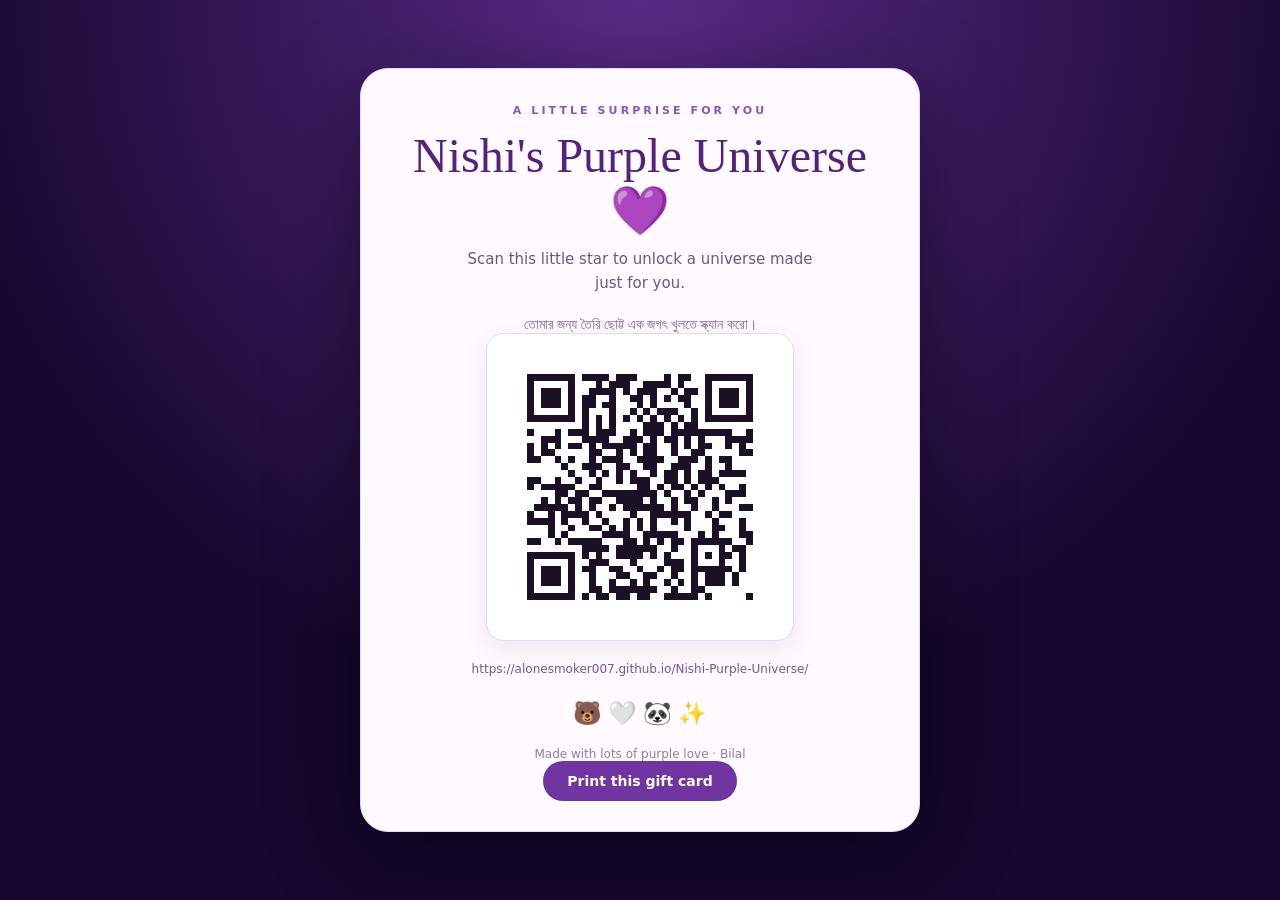
<file: qr-card.html>
<!doctype html>
<html lang="en"><head><meta charset="utf-8"><meta name="viewport" content="width=device-width,initial-scale=1"><meta name="theme-color" content="#16072e"><title>Nishi's Purple Universe — A Little Gift</title>
<style>
:root{color-scheme:light}*{box-sizing:border-box}body{margin:0;min-height:100vh;display:grid;place-items:center;padding:24px;background:radial-gradient(circle at top,#5a2b87,#16072e 65%);font-family:Georgia,serif;color:#32184b}.card{width:min(100%,560px);padding:34px 28px 30px;text-align:center;background:#fffaff;border:1px solid #ead5ff;border-radius:28px;box-shadow:0 24px 90px #0007}.eyebrow{font:700 11px/1.4 system-ui;letter-spacing:.28em;text-transform:uppercase;color:#8d54b5}.title{margin:10px 0 8px;font-size:clamp(34px,8vw,48px);font-weight:400;color:#54227a}.copy{margin:0 auto 22px;max-width:360px;font:15px/1.6 system-ui;color:#6d587c}.qr-wrap{display:inline-block;padding:13px;background:white;border:1px solid #e8d9f1;border-radius:18px;box-shadow:0 8px 24px #6c39851c} .qr-image{display:block;width:min(66vw,280px);height:auto;image-rendering:pixelated}.url{margin:15px 0 22px;font:12px/1.5 system-ui;overflow-wrap:anywhere;color:#75568d}.heart{font-size:23px}.print{border:0;border-radius:999px;padding:12px 24px;background:#7135a1;color:white;font:600 14px system-ui;cursor:pointer}.foot{margin:20px 0 0;font:12px system-ui;color:#927ca2}.bn{display:block;margin-top:6px;font-size:14px;color:#866b99}
@media print{@page{size:A5 portrait;margin:10mm}body{display:block;min-height:0;padding:0;background:white}.card{width:100%;margin:0 auto;border:1px solid #d9c6e7;box-shadow:none;break-inside:avoid}.print{display:none}.qr-wrap{box-shadow:none}.title{font-size:38px}}
</style></head><body><main class="card"><div class="eyebrow">A little surprise for you</div><h1 class="title">Nishi's Purple Universe 💜</h1><p class="copy">Scan this little star to unlock a universe made just for you.</p><span class="bn" lang="bn">তোমার জন্য তৈরি ছোট্ট এক জগৎ খুলতে স্ক্যান করো।</span><div class="qr-wrap"><img class="qr-image" width="280" height="280" alt="Scan to open Nishi's Purple Universe" src="[data-uri]"></div><p class="url">https://alonesmoker007.github.io/Nishi-Purple-Universe/</p><div class="heart">🐻 🤍 🐼 ✨</div><p class="foot">Made with lots of purple love · Bilal</p><button class="print" onclick="window.print()">Print this gift card</button></main>
</body></html>
</file>
<file: css/secret-world.css>
/* Nishi's Secret World — scoped, lightweight purple styling */
.nishi-secret-world{position:relative;z-index:2;padding:clamp(4.5rem,9vw,8rem) 0;overflow:hidden}
.nishi-secret-world::before{content:"";position:absolute;inset:4% 0;z-index:-1;pointer-events:none;background:radial-gradient(ellipse at 50% 22%,rgba(199,125,255,.17),transparent 68%)}
.nishi-secret-world .section-head{max-width:760px;margin:0 auto 2.2rem;text-align:center}
.nishi-secret-world .section-head .eyebrow{justify-content:center}
.nishi-secret-bn{display:block;margin-top:.35rem;color:var(--text-faint);line-height:1.7}
.nishi-secret-panel,.nishi-secret-hug{max-width:1000px;margin:1.5rem auto;padding:clamp(1.25rem,3vw,2rem);border:1px solid var(--stroke);border-radius:26px;background:linear-gradient(155deg,rgba(48,20,82,.76),rgba(17,7,42,.88));box-shadow:0 20px 55px rgba(4,1,16,.3),inset 0 1px rgba(255,255,255,.08)}
.nishi-secret-panel h3,.nishi-secret-hug h3{margin:0 0 .55rem;text-align:center;color:#f4e5ff;font-size:clamp(1.25rem,3vw,1.7rem)}
.nishi-secret-copy{text-align:center;color:var(--text-dim);margin:.35rem auto;max-width:64ch}
.nishi-star-progress{display:flex;align-items:center;gap:1rem;max-width:620px;margin:1.2rem auto}
.nishi-star-track{height:9px;flex:1;border-radius:99px;background:rgba(199,125,255,.18);overflow:hidden}
.nishi-star-fill{height:100%;width:0;border-radius:inherit;background:linear-gradient(90deg,#8c42ca,#d8a4ff,#ffe4a6);box-shadow:0 0 14px rgba(199,125,255,.45);transition:width .35s ease}
.nishi-star-count{margin:0;min-width:76px;text-align:right;color:#ead4ff;font-size:.9rem;font-variant-numeric:tabular-nums}
.nishi-star-grid{display:grid;grid-template-columns:repeat(7,minmax(0,1fr));gap:.7rem;margin-top:1.15rem}
.nishi-star-card,.nishi-letter-card{min-width:0;display:flex;flex-direction:column;align-items:center;justify-content:center;gap:.35rem;padding:1rem .55rem;border:1px solid rgba(199,125,255,.26);border-radius:19px;background:rgba(199,125,255,.075);color:var(--text);font:inherit;text-align:center;cursor:pointer;transition:transform .22s ease,border-color .22s ease,background .22s ease}
.nishi-star-card:hover,.nishi-star-card:focus-visible,.nishi-letter-card:hover,.nishi-letter-card:focus-visible,.nishi-letter-card.is-open{transform:translateY(-3px);border-color:var(--stroke-hot);background:rgba(199,125,255,.16);outline:2px solid transparent;box-shadow:0 0 0 2px rgba(199,125,255,.13)}
.nishi-star-card[aria-pressed="true"]{border-color:rgba(255,215,0,.45);background:rgba(255,215,0,.08)}
.nishi-star-icon{font-size:1.8rem;color:#e4c4ff;line-height:1.2}
.nishi-star-card strong,.nishi-letter-card strong{font-size:.92rem}
.nishi-star-hint{font-size:.72rem;color:var(--text-faint)}
.nishi-star-complete{margin:1rem auto 0;text-align:center;color:#f7d9ff;font-weight:700}
.nishi-star-complete[hidden],.nishi-letter-reveal[hidden]{display:none}
.nishi-star-complete .nishi-secret-bn{color:#e0c5f4;font-weight:400}
.nishi-letter-grid{display:grid;grid-template-columns:repeat(4,minmax(0,1fr));gap:.8rem;margin-top:1.2rem}
.nishi-letter-card{min-height:142px;padding:1rem .65rem}
.nishi-letter-icon{font-size:2rem;line-height:1.2}
.nishi-letter-card .bn{font-size:.82rem}
.nishi-letter-reveal{max-width:760px;margin:1rem auto 0;padding:1.3rem;border:1px solid rgba(199,125,255,.34);border-radius:20px;background:rgba(8,3,25,.44);text-align:center}
.nishi-letter-reveal h4{margin:0 0 .55rem;color:#efd9ff;font-size:1.15rem}
.nishi-letter-reveal p{margin:.4rem auto;max-width:62ch;color:var(--text-dim)}
.nishi-secret-hug{text-align:center;max-width:760px;background:radial-gradient(ellipse at 50% 0,rgba(199,125,255,.2),transparent 72%),rgba(22,8,48,.88)}
.nishi-hug-bears{display:block;font-size:clamp(2.5rem,8vw,4.2rem);margin-bottom:.3rem;filter:drop-shadow(0 0 18px rgba(199,125,255,.3))}
.nishi-hug-button{margin-top:.8rem}
.nishi-hug-status{min-height:1.8em;margin:.8rem 0 0;color:#f2d9ff;font-weight:700}
.nishi-hug-status .bn{font-weight:400}
.nishi-secret-hug.is-hugging .nishi-hug-bears{animation:nishi-hug-pop .7s ease-in-out}
.nishi-secret-hug.is-hugging::after{content:"💜  ✨  💗  ✨  💜";display:block;animation:nishi-hug-hearts .9s ease-out both}
.nishi-star-card.is-collected{animation:nishi-star-pop .38s ease-out}
@keyframes nishi-hug-pop{0%,100%{transform:scale(1)}35%{transform:scale(1.2) rotate(-4deg)}70%{transform:scale(1.08) rotate(3deg)}}
@keyframes nishi-hug-hearts{from{opacity:0;transform:translateY(8px)}to{opacity:1;transform:translateY(0)}}
@keyframes nishi-star-pop{50%{transform:scale(1.07)}}
@media(max-width:760px){.nishi-star-grid{grid-template-columns:repeat(4,minmax(0,1fr))}.nishi-letter-grid{grid-template-columns:repeat(2,minmax(0,1fr))}}
@media(max-width:420px){.nishi-star-grid{grid-template-columns:repeat(2,minmax(0,1fr))}.nishi-star-card{min-height:92px}.nishi-letter-card{min-height:125px}}
@media(prefers-reduced-motion:reduce){.nishi-star-fill,.nishi-star-card,.nishi-letter-card{transition:none}.nishi-secret-hug.is-hugging .nishi-hug-bears,.nishi-secret-hug.is-hugging::after,.nishi-star-card.is-collected{animation:none}}

.nishi-star-reveal{min-height:2.5rem;max-width:680px;margin:.65rem auto;text-align:center;color:#f0dfff}
.nishi-star-reveal p{margin:.25rem auto}

/* Magic Shop and original fan-made photocard game */
.nishi-magic-shop{max-width:1000px}
.nishi-magic-label{display:block;margin:1rem 0 .45rem;text-align:center;color:#f0dcff;font-weight:650}
.nishi-magic-wish-row{display:flex;gap:.65rem;max-width:690px;margin:0 auto;align-items:stretch}
.nishi-magic-input{min-width:0;flex:1;padding:.85rem 1rem;border:1px solid rgba(199,125,255,.35);border-radius:14px;background:rgba(7,3,24,.55);color:#fff;font:inherit}
.nishi-magic-input:focus-visible{outline:2px solid #d9aaff;outline-offset:2px}
.nishi-magic-open{white-space:nowrap}
.nishi-magic-status,.nishi-photocard-status{min-height:2.2em;margin:.8rem auto;text-align:center;color:#f4dfff}
.nishi-magic-private-note{display:block;margin-top:.5rem;font-size:.78rem;color:var(--text-faint)}
.nishi-gacha-title{margin:1.8rem 0 .3rem;text-align:center;color:#f4e5ff;font-size:1.2rem}
.nishi-photocard-pull{display:block;margin:1rem auto}
.nishi-photocard-stage{display:grid;place-items:center;min-height:245px}
.nishi-photocard{position:relative;display:flex;flex-direction:column;align-items:center;justify-content:center;gap:.65rem;width:min(100%,260px);min-height:220px;padding:1.2rem;border:1px solid rgba(226,190,255,.6);border-radius:22px;background:radial-gradient(circle at 50% 30%,rgba(219,170,255,.28),transparent 56%),linear-gradient(145deg,#32105e,#120829 72%);box-shadow:0 15px 38px rgba(0,0,0,.3),inset 0 0 0 4px rgba(255,255,255,.035);text-align:center;animation:nishi-card-reveal .45s ease both}
.nishi-photocard.is-rare{border-color:#ffe4a6;background:radial-gradient(circle at 50% 30%,rgba(255,224,156,.3),transparent 56%),linear-gradient(145deg,#56376d,#1c1032 72%);box-shadow:0 0 32px rgba(255,215,150,.2),inset 0 0 0 4px rgba(255,255,255,.06)}
.nishi-photocard-sparkle{font-size:.68rem;letter-spacing:.15em;color:#f5dfff}
.nishi-photocard-star{display:grid;place-items:center;width:82px;height:82px;border:1px solid rgba(255,255,255,.35);border-radius:50%;background:rgba(255,255,255,.08);font-size:2.5rem;box-shadow:0 0 28px rgba(208,160,255,.22)}
.nishi-photocard-member{font-size:1.35rem;color:#fff}
.nishi-photocard-caption{font-size:.83rem;color:#f2dfff}
.nishi-photocard .bn{font-size:.78rem}
@keyframes nishi-card-reveal{from{opacity:0;transform:translateY(10px) scale(.94)}to{opacity:1;transform:translateY(0) scale(1)}}
@media(max-width:560px){.nishi-magic-wish-row{flex-direction:column}.nishi-magic-open{width:100%}.nishi-photocard-stage{min-height:230px}}
@media(prefers-reduced-motion:reduce){.nishi-photocard{animation:none}}
</file>
